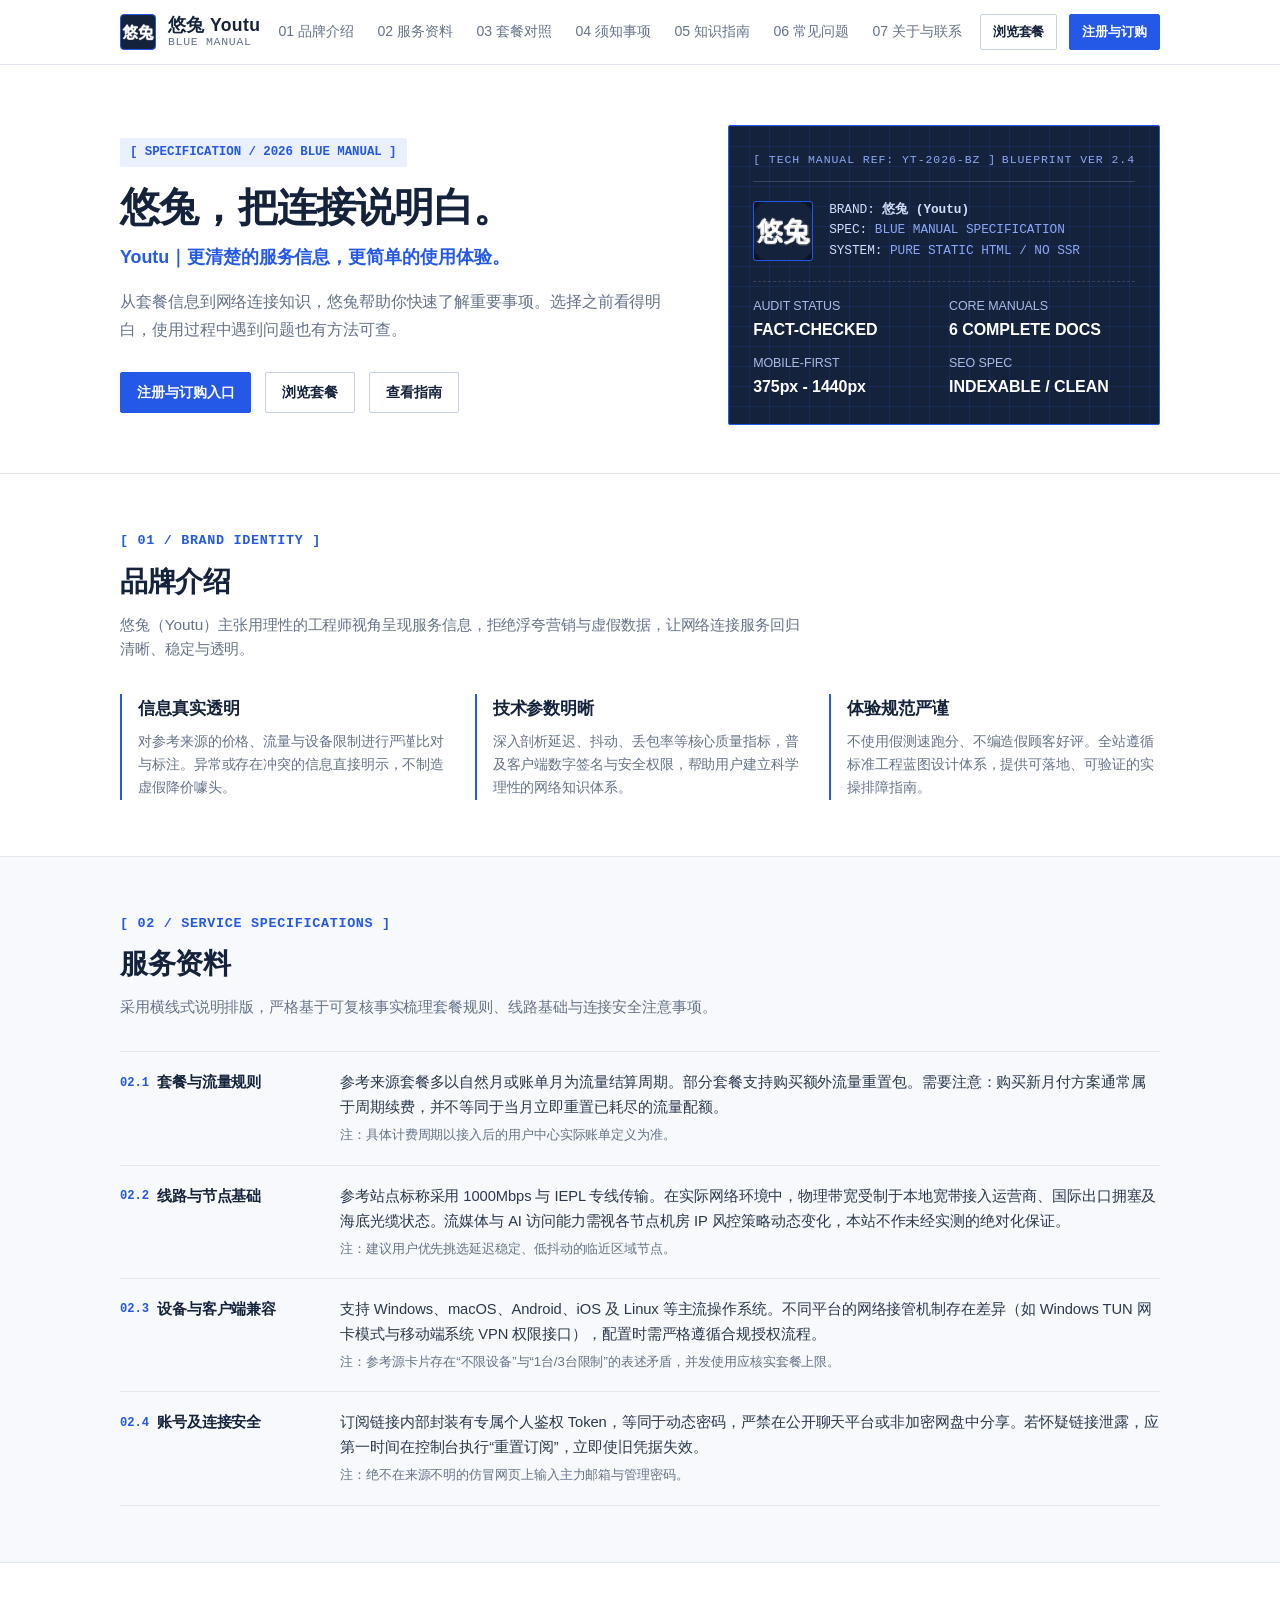
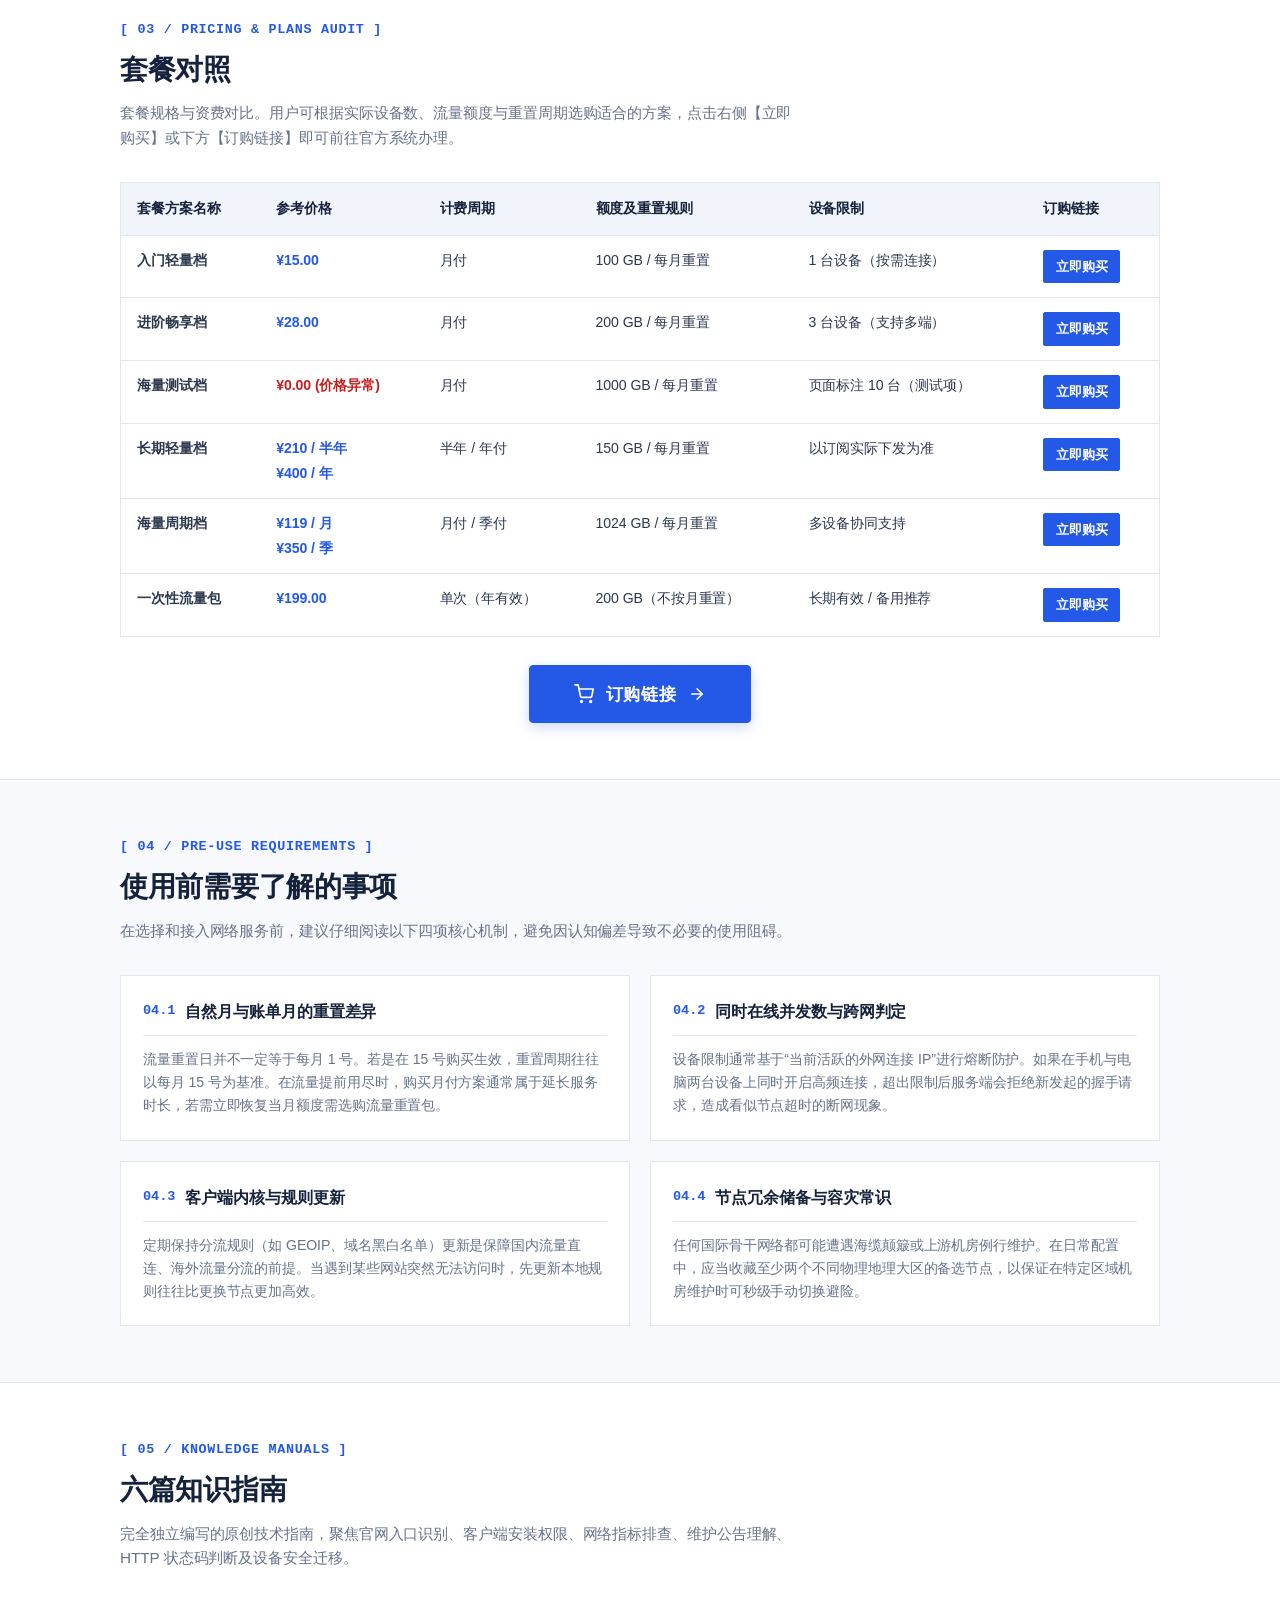
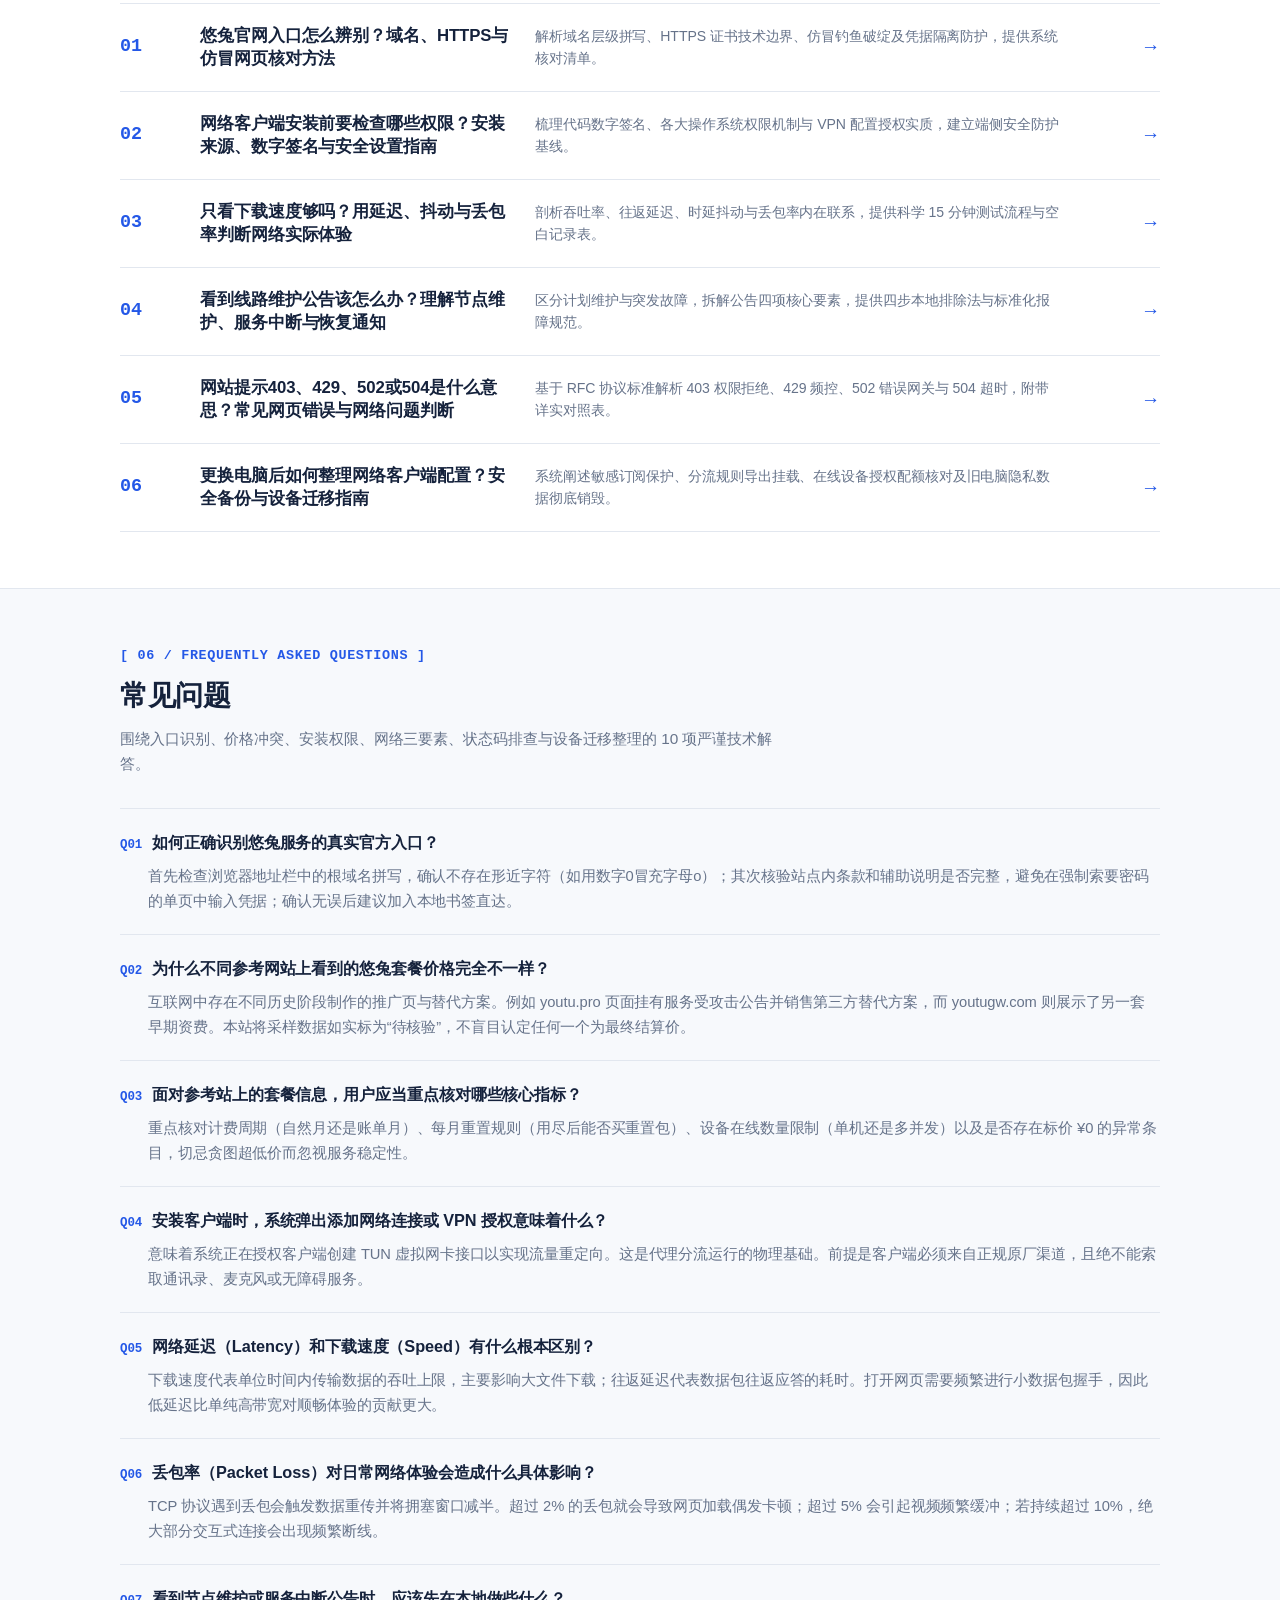
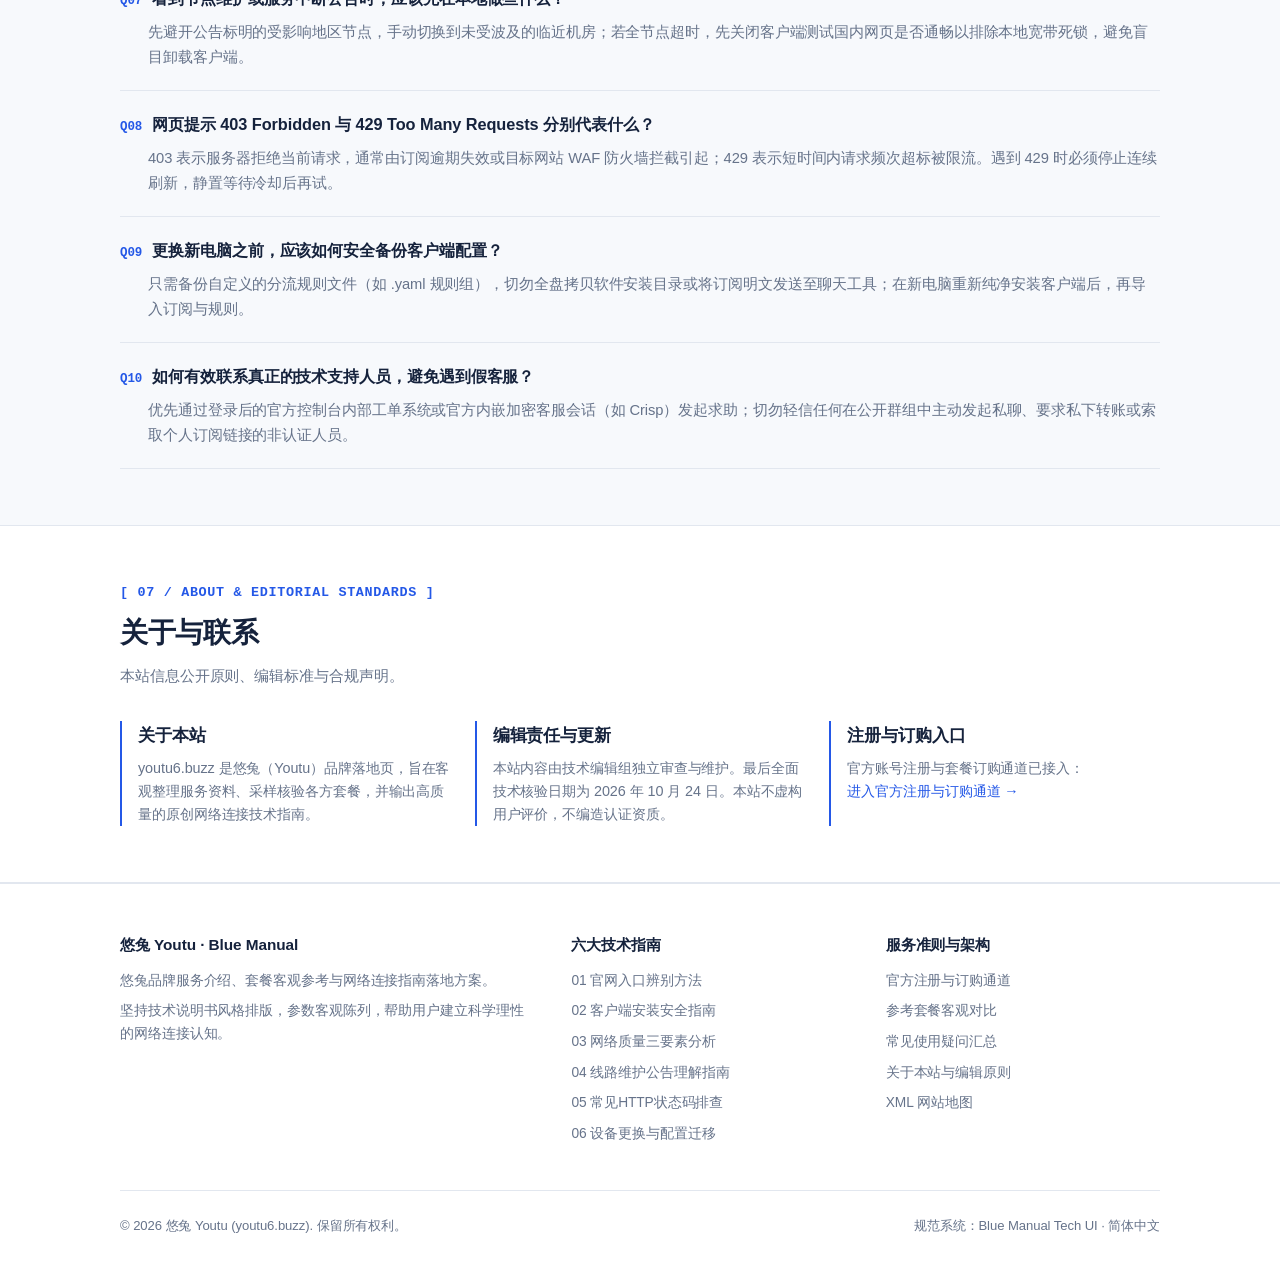
<file: index.html>
<!DOCTYPE html>
<html lang="zh-CN">
<head>
  <meta charset="UTF-8">
  <meta name="viewport" content="width=device-width, initial-scale=1.0">
  <title>悠兔 Youtu｜套餐参考、网络连接知识与使用指南</title>
  <meta name="description" content="了解悠兔 Youtu 的套餐参考信息、网络使用与客户端安全知识，学习官网入口辨别、网络质量判断、网页错误排查及设备迁移方法。">
  <meta name="keywords" content="悠兔, Youtu, 悠兔官网, 悠兔机场, 悠兔套餐, 悠兔节点, 悠兔客户端, 网络连接指南, 节点测速知识, 客户端安全">
  <link rel="canonical" href="https://youtu6.buzz/">
  <link rel="icon" type="image/x-icon" href="./favicon.ico">
  <link rel="icon" type="image/png" href="./favicon.png">
  <link rel="stylesheet" href="./assets/css/style.css">

  <!-- Open Graph -->
  <meta property="og:type" content="website">
  <meta property="og:locale" content="zh_CN">
  <meta property="og:site_name" content="悠兔 Youtu">
  <meta property="og:title" content="悠兔 Youtu｜套餐参考、网络连接知识与使用指南">
  <meta property="og:description" content="了解悠兔 Youtu 的套餐参考信息、网络使用与客户端安全知识，学习官网入口辨别、网络质量判断、网页错误排查及设备迁移方法。">
  <meta property="og:url" content="https://youtu6.buzz/">
  <meta property="og:image" content="https://youtu6.buzz/assets/images/logo.png">

  <!-- JSON-LD 结构化数据 -->
  <script type="application/ld+json">
  {
    "@context": "https://schema.org",
    "@graph": [
      {
        "@type": "WebSite",
        "@id": "https://youtu6.buzz/#website",
        "url": "https://youtu6.buzz/",
        "name": "悠兔 Youtu",
        "description": "悠兔品牌服务介绍、套餐客观参考与网络连接指南落地方案",
        "inLanguage": "zh-CN",
        "publisher": {
          "@type": "Organization",
          "name": "悠兔",
          "url": "https://youtu6.buzz/",
          "logo": {
            "@type": "ImageObject",
            "url": "https://youtu6.buzz/assets/images/logo.png"
          }
        }
      },
      {
        "@type": "Organization",
        "@id": "https://youtu6.buzz/#organization",
        "name": "悠兔",
        "alternateName": "Youtu",
        "url": "https://youtu6.buzz/",
        "logo": "https://youtu6.buzz/assets/images/logo.png"
      },
      {
        "@type": "WebPage",
        "@id": "https://youtu6.buzz/#webpage",
        "url": "https://youtu6.buzz/",
        "name": "悠兔 Youtu｜套餐参考、网络连接知识与使用指南",
        "description": "了解悠兔 Youtu 的套餐参考信息、网络使用与客户端安全知识，学习官网入口辨别、网络质量判断、网页错误排查及设备迁移方法。",
        "isPartOf": {
          "@id": "https://youtu6.buzz/#website"
        },
        "about": {
          "@id": "https://youtu6.buzz/#organization"
        },
        "inLanguage": "zh-CN"
      },
      {
        "@type": "FAQPage",
        "@id": "https://youtu6.buzz/#faq",
        "mainEntity": [
          {
            "@type": "Question",
            "name": "如何正确识别悠兔服务的真实官方入口？",
            "acceptedAnswer": {
              "@type": "Answer",
              "text": "首先检查浏览器地址栏中的根域名拼写，确认不存在形近字符（如用数字0冒充字母o）；其次核验站点内条款和辅助说明是否完整，避免在强制索要密码的单页中输入凭据；确认无误后建议加入本地书签直达。"
            }
          },
          {
            "@type": "Question",
            "name": "为什么不同参考网站上看到的悠兔套餐价格完全不一样？",
            "acceptedAnswer": {
              "@type": "Answer",
              "text": "互联网中存在不同历史阶段制作的推广页与替代方案。例如 youtu.pro 页面挂有服务受攻击公告并销售第三方替代方案，而 youtugw.com 则展示了另一套早期资费。本站将采样数据如实标为“待核验”，不盲目认定任何一个为最终结算价。"
            }
          },
          {
            "@type": "Question",
            "name": "面对参考站上的套餐信息，用户应当重点核对哪些核心指标？",
            "acceptedAnswer": {
              "@type": "Answer",
              "text": "重点核对计费周期（自然月还是账单月）、每月重置规则（用尽后能否买重置包）、设备在线数量限制（单机还是多并发）以及是否存在标价 ¥0 的异常条目，切忌贪图超低价而忽视服务稳定性。"
            }
          },
          {
            "@type": "Question",
            "name": "安装客户端时，系统弹出添加网络连接或 VPN 授权意味着什么？",
            "acceptedAnswer": {
              "@type": "Answer",
              "text": "意味着系统正在授权客户端创建 TUN 虚拟网卡接口以实现流量重定向。这是代理分流运行的物理基础。前提是客户端必须来自正规原厂渠道，且绝不能索取通讯录、麦克风或无障碍服务。"
            }
          },
          {
            "@type": "Question",
            "name": "网络延迟（Latency）和下载速度（Speed）有什么根本区别？",
            "acceptedAnswer": {
              "@type": "Answer",
              "text": "下载速度代表单位时间内传输数据的吞吐上限，主要影响大文件下载；往返延迟代表数据包往返应答的耗时。打开网页需要频繁进行小数据包握手，因此低延迟比单纯高带宽对顺畅体验的贡献更大。"
            }
          },
          {
            "@type": "Question",
            "name": "丢包率（Packet Loss）对日常网络体验会造成什么具体影响？",
            "acceptedAnswer": {
              "@type": "Answer",
              "text": "TCP 协议遇到丢包会触发数据重传并将拥塞窗口减半。超过 2% 的丢包就会导致网页加载偶发卡顿；超过 5% 会引起视频频繁缓冲；若持续超过 10%，绝大部分交互式连接会出现频繁断线。"
            }
          },
          {
            "@type": "Question",
            "name": "看到节点维护或服务中断公告时，应该先在本地做些什么？",
            "acceptedAnswer": {
              "@type": "Answer",
              "text": "先避开公告标明的受影响地区节点，手动切换到未受波及的临近机房；若全节点超时，先关闭客户端测试国内网页是否通畅以排除本地宽带死锁，避免盲目卸载客户端。"
            }
          },
          {
            "@type": "Question",
            "name": "网页提示 403 Forbidden 与 429 Too Many Requests 分别代表什么？",
            "acceptedAnswer": {
              "@type": "Answer",
              "text": "403 表示服务器拒绝当前请求，通常由订阅逾期失效或目标网站 WAF 防火墙拦截引起；429 表示短时间内请求频次超标被限流。遇到 429 时必须停止连续刷新，静置等待冷却后再试。"
            }
          },
          {
            "@type": "Question",
            "name": "更换新电脑之前，应该如何安全备份客户端配置？",
            "acceptedAnswer": {
              "@type": "Answer",
              "text": "只需备份自定义的分流规则文件（如 .yaml 规则组），切勿全盘拷贝软件安装目录或将订阅明文发送至聊天工具；在新电脑重新纯净安装客户端后，再导入订阅与规则。"
            }
          },
          {
            "@type": "Question",
            "name": "如何有效联系真正的技术支持人员，避免遇到假客服？",
            "acceptedAnswer": {
              "@type": "Answer",
              "text": "优先通过登录后的官方控制台内部工单系统或官方内嵌加密客服会话（如 Crisp）发起求助；切勿轻信任何在公开群组中主动发起私聊、要求私下转账或索取个人订阅链接的非认证人员。"
            }
          }
        ]
      }
    ]
  }
  </script>
</head>
<body>
  <!-- 顶部导航 -->
  <header class="site-header">
    <div class="manual-container header-inner">
      <a href="./index.html" class="brand-anchor" aria-label="悠兔首页">
        <div class="brand-logo-frame">
          <img src="./assets/images/logo.png" alt="悠兔方形标识" width="36" height="36">
        </div>
        <div class="brand-naming">
          <span class="brand-naming-main">悠兔 Youtu</span>
          <span class="brand-naming-sub">Blue Manual</span>
        </div>
      </a>
      <nav class="header-nav" aria-label="全站主导航">
        <a href="#brand">01 品牌介绍</a>
        <a href="#services">02 服务资料</a>
        <a href="#plans">03 套餐对照</a>
        <a href="#notices">04 须知事项</a>
        <a href="#articles">05 知识指南</a>
        <a href="#faq">06 常见问题</a>
        <a href="#about">07 关于与联系</a>
      </nav>
      <div class="header-actions">
        <a href="#plans" class="btn btn-outline btn-sm">浏览套餐</a>
        <a href="https://varnexa.lingdongaff.com/#/?code=HHoxxHGa" target="_blank" rel="sponsored noopener noreferrer" class="btn btn-primary btn-sm" data-action="register">注册与订购</a>
      </div>
    </div>
  </header>

  <!-- 首页首屏 Hero -->
  <section class="hero-section">
    <div class="manual-container hero-grid">
      <div class="hero-text-block">
        <div class="hero-meta-tag">[ SPECIFICATION / 2026 BLUE MANUAL ]</div>
        <h1 class="hero-title">悠兔，把连接说明白。</h1>
        <div class="hero-subtitle">Youtu｜更清楚的服务信息，更简单的使用体验。</div>
        <p class="hero-intro">
          从套餐信息到网络连接知识，悠兔帮助你快速了解重要事项。选择之前看得明白，使用过程中遇到问题也有方法可查。
        </p>
        <div class="hero-buttons">
          <a href="https://varnexa.lingdongaff.com/#/?code=HHoxxHGa" target="_blank" rel="sponsored noopener noreferrer" class="btn btn-primary" data-action="register">注册与订购入口</a>
          <a href="#plans" class="btn btn-outline">浏览套餐</a>
          <a href="#articles" class="btn btn-outline">查看指南</a>
        </div>
      </div>

      <!-- 右侧品牌 Logo 延伸的极简几何蓝图 -->
      <div class="hero-blueprint-panel">
        <div class="blueprint-grid-overlay"></div>
        <div class="blueprint-header">
          <span class="blueprint-code">[ TECH MANUAL REF: YT-2026-BZ ]</span>
          <span class="blueprint-code">BLUEPRINT VER 2.4</span>
        </div>
        <div class="blueprint-core">
          <div class="blueprint-logo-box">
            <img src="./assets/images/logo.png" alt="悠兔深色背景蓝色方形标识" width="60" height="60">
          </div>
          <div class="blueprint-specs">
            <div>BRAND: <strong>悠兔 (Youtu)</strong></div>
            <div>SPEC: <span>BLUE MANUAL SPECIFICATION</span></div>
            <div>SYSTEM: <span>PURE STATIC HTML / NO SSR</span></div>
          </div>
        </div>
        <div class="blueprint-spec-rows">
          <div class="blueprint-stat-item">
            <span>AUDIT STATUS</span>
            <strong>FACT-CHECKED</strong>
          </div>
          <div class="blueprint-stat-item">
            <span>CORE MANUALS</span>
            <strong>6 COMPLETE DOCS</strong>
          </div>
          <div class="blueprint-stat-item">
            <span>MOBILE-FIRST</span>
            <strong>375px - 1440px</strong>
          </div>
          <div class="blueprint-stat-item">
            <span>SEO SPEC</span>
            <strong>INDEXABLE / CLEAN</strong>
          </div>
        </div>
      </div>
    </div>
  </section>

  <!-- 01 品牌介绍 -->
  <section id="brand" class="section-wrap bg-white">
    <div class="manual-container">
      <div class="section-header-block">
        <span class="section-number">[ 01 / BRAND IDENTITY ]</span>
        <h2 class="section-title">品牌介绍</h2>
        <p class="section-desc">
          悠兔（Youtu）主张用理性的工程师视角呈现服务信息，拒绝浮夸营销与虚假数据，让网络连接服务回归清晰、稳定与透明。
        </p>
      </div>

      <div class="blueprint-intro-strip">
        <div class="intro-item">
          <h3>信息真实透明</h3>
          <p>
            对参考来源的价格、流量与设备限制进行严谨比对与标注。异常或存在冲突的信息直接明示，不制造虚假降价噱头。
          </p>
        </div>
        <div class="intro-item">
          <h3>技术参数明晰</h3>
          <p>
            深入剖析延迟、抖动、丢包率等核心质量指标，普及客户端数字签名与安全权限，帮助用户建立科学理性的网络知识体系。
          </p>
        </div>
        <div class="intro-item">
          <h3>体验规范严谨</h3>
          <p>
            不使用假测速跑分、不编造假顾客好评。全站遵循标准工程蓝图设计体系，提供可落地、可验证的实操排障指南。
          </p>
        </div>
      </div>
    </div>
  </section>

  <!-- 02 服务资料区（横线式说明） -->
  <section id="services" class="section-wrap">
    <div class="manual-container">
      <div class="section-header-block">
        <span class="section-number">[ 02 / SERVICE SPECIFICATIONS ]</span>
        <h2 class="section-title">服务资料</h2>
        <p class="section-desc">
          采用横线式说明排版，严格基于可复核事实梳理套餐规则、线路基础与连接安全注意事项。
        </p>
      </div>

      <div class="manual-spec-list">
        <div class="manual-spec-row">
          <div class="spec-label">
            <span class="spec-label-idx">02.1</span>
            <span>套餐与流量规则</span>
          </div>
          <div class="spec-content">
            参考来源套餐多以自然月或账单月为流量结算周期。部分套餐支持购买额外流量重置包。需要注意：购买新月付方案通常属于周期续费，并不等同于当月立即重置已耗尽的流量配额。
            <div class="spec-note">注：具体计费周期以接入后的用户中心实际账单定义为准。</div>
          </div>
        </div>

        <div class="manual-spec-row">
          <div class="spec-label">
            <span class="spec-label-idx">02.2</span>
            <span>线路与节点基础</span>
          </div>
          <div class="spec-content">
            参考站点标称采用 1000Mbps 与 IEPL 专线传输。在实际网络环境中，物理带宽受制于本地宽带接入运营商、国际出口拥塞及海底光缆状态。流媒体与 AI 访问能力需视各节点机房 IP 风控策略动态变化，本站不作未经实测的绝对化保证。
            <div class="spec-note">注：建议用户优先挑选延迟稳定、低抖动的临近区域节点。</div>
          </div>
        </div>

        <div class="manual-spec-row">
          <div class="spec-label">
            <span class="spec-label-idx">02.3</span>
            <span>设备与客户端兼容</span>
          </div>
          <div class="spec-content">
            支持 Windows、macOS、Android、iOS 及 Linux 等主流操作系统。不同平台的网络接管机制存在差异（如 Windows TUN 网卡模式与移动端系统 VPN 权限接口），配置时需严格遵循合规授权流程。
            <div class="spec-note">注：参考源卡片存在“不限设备”与“1台/3台限制”的表述矛盾，并发使用应核实套餐上限。</div>
          </div>
        </div>

        <div class="manual-spec-row">
          <div class="spec-label">
            <span class="spec-label-idx">02.4</span>
            <span>账号及连接安全</span>
          </div>
          <div class="spec-content">
            订阅链接内部封装有专属个人鉴权 Token，等同于动态密码，严禁在公开聊天平台或非加密网盘中分享。若怀疑链接泄露，应第一时间在控制台执行“重置订阅”，立即使旧凭据失效。
            <div class="spec-note">注：绝不在来源不明的仿冒网页上输入主力邮箱与管理密码。</div>
          </div>
        </div>
      </div>
    </div>
  </section>

  <!-- 03 套餐对照 -->
  <section id="plans" class="section-wrap bg-white">
    <div class="manual-container">
      <div class="section-header-block">
        <span class="section-number">[ 03 / PRICING & PLANS AUDIT ]</span>
        <h2 class="section-title">套餐对照</h2>
        <p class="section-desc">
          套餐规格与资费对比。用户可根据实际设备数、流量额度与重置周期选购适合的方案，点击右侧【立即购买】或下方【订购链接】即可前往官方系统办理。
        </p>
      </div>

      <div class="table-responsive">
        <table class="manual-table">
          <thead>
            <tr>
              <th>套餐方案名称</th>
              <th>参考价格</th>
              <th>计费周期</th>
              <th>额度及重置规则</th>
              <th>设备限制</th>
              <th>订购链接</th>
            </tr>
          </thead>
          <tbody>
            <tr>
              <td><strong>入门轻量档</strong></td>
              <td><span class="price-text">¥15.00</span></td>
              <td>月付</td>
              <td>100 GB / 每月重置</td>
              <td>1 台设备（按需连接）</td>
              <td><a href="https://varnexa.lingdongaff.com/#/?code=HHoxxHGa" target="_blank" rel="sponsored noopener noreferrer" class="btn btn-primary btn-sm" data-action="subscribe">立即购买</a></td>
            </tr>
            <tr>
              <td><strong>进阶畅享档</strong></td>
              <td><span class="price-text">¥28.00</span></td>
              <td>月付</td>
              <td>200 GB / 每月重置</td>
              <td>3 台设备（支持多端）</td>
              <td><a href="https://varnexa.lingdongaff.com/#/?code=HHoxxHGa" target="_blank" rel="sponsored noopener noreferrer" class="btn btn-primary btn-sm" data-action="subscribe">立即购买</a></td>
            </tr>
            <tr>
              <td><strong>海量测试档</strong></td>
              <td><span class="price-text price-anomaly">¥0.00 (价格异常)</span></td>
              <td>月付</td>
              <td>1000 GB / 每月重置</td>
              <td>页面标注 10 台（测试项）</td>
              <td><a href="https://varnexa.lingdongaff.com/#/?code=HHoxxHGa" target="_blank" rel="sponsored noopener noreferrer" class="btn btn-primary btn-sm" data-action="subscribe">立即购买</a></td>
            </tr>
            <tr>
              <td><strong>长期轻量档</strong></td>
              <td>
                <div class="price-text">¥210 / 半年</div>
                <div class="price-text price-sub-row">¥400 / 年</div>
              </td>
              <td>半年 / 年付</td>
              <td>150 GB / 每月重置</td>
              <td>以订阅实际下发为准</td>
              <td><a href="https://varnexa.lingdongaff.com/#/?code=HHoxxHGa" target="_blank" rel="sponsored noopener noreferrer" class="btn btn-primary btn-sm" data-action="subscribe">立即购买</a></td>
            </tr>
            <tr>
              <td><strong>海量周期档</strong></td>
              <td>
                <div class="price-text">¥119 / 月</div>
                <div class="price-text price-sub-row">¥350 / 季</div>
              </td>
              <td>月付 / 季付</td>
              <td>1024 GB / 每月重置</td>
              <td>多设备协同支持</td>
              <td><a href="https://varnexa.lingdongaff.com/#/?code=HHoxxHGa" target="_blank" rel="sponsored noopener noreferrer" class="btn btn-primary btn-sm" data-action="subscribe">立即购买</a></td>
            </tr>
            <tr>
              <td><strong>一次性流量包</strong></td>
              <td><span class="price-text">¥199.00</span></td>
              <td>单次（年有效）</td>
              <td>200 GB（不按月重置）</td>
              <td>长期有效 / 备用推荐</td>
              <td><a href="https://varnexa.lingdongaff.com/#/?code=HHoxxHGa" target="_blank" rel="sponsored noopener noreferrer" class="btn btn-primary btn-sm" data-action="subscribe">立即购买</a></td>
            </tr>
          </tbody>
        </table>
      </div>

      <!-- 订购链接专属图标与通道（依用户图示定制） -->
      <div class="table-order-action">
        <a href="https://varnexa.lingdongaff.com/#/?code=HHoxxHGa" target="_blank" rel="sponsored noopener noreferrer" class="order-link-icon-btn" data-action="subscribe">
          <svg class="order-icon-svg" viewBox="0 0 24 24" fill="none" stroke="currentColor" stroke-width="2" stroke-linecap="round" stroke-linejoin="round" aria-hidden="true">
            <circle cx="9" cy="21" r="1"></circle>
            <circle cx="20" cy="21" r="1"></circle>
            <path d="M1 1h4l2.68 13.39a2 2 0 0 0 2 1.61h9.72a2 2 0 0 0 2-1.61L23 6H6"></path>
          </svg>
          <span>订购链接</span>
          <svg class="order-arrow-svg" viewBox="0 0 24 24" fill="none" stroke="currentColor" stroke-width="2" stroke-linecap="round" stroke-linejoin="round" aria-hidden="true">
            <line x1="5" y1="12" x2="19" y2="12"></line>
            <polyline points="12 5 19 12 12 19"></polyline>
          </svg>
        </a>
      </div>
    </div>
  </section>

  <!-- 04 使用前需要了解的事项 -->
  <section id="notices" class="section-wrap">
    <div class="manual-container">
      <div class="section-header-block">
        <span class="section-number">[ 04 / PRE-USE REQUIREMENTS ]</span>
        <h2 class="section-title">使用前需要了解的事项</h2>
        <p class="section-desc">
          在选择和接入网络服务前，建议仔细阅读以下四项核心机制，避免因认知偏差导致不必要的使用阻碍。
        </p>
      </div>

      <div class="notices-grid">
        <div class="notice-card">
          <div class="notice-card-header">
            <span class="notice-card-idx">04.1</span>
            <h3 class="notice-card-title">自然月与账单月的重置差异</h3>
          </div>
          <p class="notice-card-body">
            流量重置日并不一定等于每月 1 号。若是在 15 号购买生效，重置周期往往以每月 15 号为基准。在流量提前用尽时，购买月付方案通常属于延长服务时长，若需立即恢复当月额度需选购流量重置包。
          </p>
        </div>

        <div class="notice-card">
          <div class="notice-card-header">
            <span class="notice-card-idx">04.2</span>
            <h3 class="notice-card-title">同时在线并发数与跨网判定</h3>
          </div>
          <p class="notice-card-body">
            设备限制通常基于“当前活跃的外网连接 IP”进行熔断防护。如果在手机与电脑两台设备上同时开启高频连接，超出限制后服务端会拒绝新发起的握手请求，造成看似节点超时的断网现象。
          </p>
        </div>

        <div class="notice-card">
          <div class="notice-card-header">
            <span class="notice-card-idx">04.3</span>
            <h3 class="notice-card-title">客户端内核与规则更新</h3>
          </div>
          <p class="notice-card-body">
            定期保持分流规则（如 GEOIP、域名黑白名单）更新是保障国内流量直连、海外流量分流的前提。当遇到某些网站突然无法访问时，先更新本地规则往往比更换节点更加高效。
          </p>
        </div>

        <div class="notice-card">
          <div class="notice-card-header">
            <span class="notice-card-idx">04.4</span>
            <h3 class="notice-card-title">节点冗余储备与容灾常识</h3>
          </div>
          <p class="notice-card-body">
            任何国际骨干网络都可能遭遇海缆颠簸或上游机房例行维护。在日常配置中，应当收藏至少两个不同物理地理大区的备选节点，以保证在特定区域机房维护时可秒级手动切换避险。
          </p>
        </div>
      </div>
    </div>
  </section>

  <!-- 05 六篇知识指南（有编号的横线列表） -->
  <section id="articles" class="section-wrap bg-white">
    <div class="manual-container">
      <div class="section-header-block">
        <span class="section-number">[ 05 / KNOWLEDGE MANUALS ]</span>
        <h2 class="section-title">六篇知识指南</h2>
        <p class="section-desc">
          完全独立编写的原创技术指南，聚焦官网入口识别、客户端安装权限、网络指标排查、维护公告理解、HTTP 状态码判断及设备安全迁移。
        </p>
      </div>

      <div class="articles-line-list">
        <a href="./articles/youtu-website-authenticity.html" class="article-line-item">
          <span class="article-line-num">01</span>
          <h3 class="article-line-title">悠兔官网入口怎么辨别？域名、HTTPS与仿冒网页核对方法</h3>
          <p class="article-line-desc">
            解析域名层级拼写、HTTPS 证书技术边界、仿冒钓鱼破绽及凭据隔离防护，提供系统核对清单。
          </p>
          <span class="article-line-arrow">&rarr;</span>
        </a>

        <a href="./articles/client-installation-safety.html" class="article-line-item">
          <span class="article-line-num">02</span>
          <h3 class="article-line-title">网络客户端安装前要检查哪些权限？安装来源、数字签名与安全设置指南</h3>
          <p class="article-line-desc">
            梳理代码数字签名、各大操作系统权限机制与 VPN 配置授权实质，建立端侧安全防护基线。
          </p>
          <span class="article-line-arrow">&rarr;</span>
        </a>

        <a href="./articles/latency-jitter-packet-loss.html" class="article-line-item">
          <span class="article-line-num">03</span>
          <h3 class="article-line-title">只看下载速度够吗？用延迟、抖动与丢包率判断网络实际体验</h3>
          <p class="article-line-desc">
            剖析吞吐率、往返延迟、时延抖动与丢包率内在联系，提供科学 15 分钟测试流程与空白记录表。
          </p>
          <span class="article-line-arrow">&rarr;</span>
        </a>

        <a href="./articles/network-maintenance-notices.html" class="article-line-item">
          <span class="article-line-num">04</span>
          <h3 class="article-line-title">看到线路维护公告该怎么办？理解节点维护、服务中断与恢复通知</h3>
          <p class="article-line-desc">
            区分计划维护与突发故障，拆解公告四项核心要素，提供四步本地排除法与标准化报障规范。
          </p>
          <span class="article-line-arrow">&rarr;</span>
        </a>

        <a href="./articles/http-error-status-guide.html" class="article-line-item">
          <span class="article-line-num">05</span>
          <h3 class="article-line-title">网站提示403、429、502或504是什么意思？常见网页错误与网络问题判断</h3>
          <p class="article-line-desc">
            基于 RFC 协议标准解析 403 权限拒绝、429 频控、502 错误网关与 504 超时，附带详实对照表。
          </p>
          <span class="article-line-arrow">&rarr;</span>
        </a>

        <a href="./articles/client-device-migration.html" class="article-line-item">
          <span class="article-line-num">06</span>
          <h3 class="article-line-title">更换电脑后如何整理网络客户端配置？安全备份与设备迁移指南</h3>
          <p class="article-line-desc">
            系统阐述敏感订阅保护、分流规则导出挂载、在线设备授权配额核对及旧电脑隐私数据彻底销毁。
          </p>
          <span class="article-line-arrow">&rarr;</span>
        </a>
      </div>
    </div>
  </section>

  <!-- 06 常见问题 FAQ（至少10个真实问题） -->
  <section id="faq" class="section-wrap">
    <div class="manual-container">
      <div class="section-header-block">
        <span class="section-number">[ 06 / FREQUENTLY ASKED QUESTIONS ]</span>
        <h2 class="section-title">常见问题</h2>
        <p class="section-desc">
          围绕入口识别、价格冲突、安装权限、网络三要素、状态码排查与设备迁移整理的 10 项严谨技术解答。
        </p>
      </div>

      <div class="faq-list">
        <div class="faq-item">
          <div class="faq-q">
            <span class="faq-tag">Q01</span>
            <span>如何正确识别悠兔服务的真实官方入口？</span>
          </div>
          <div class="faq-a">
            首先检查浏览器地址栏中的根域名拼写，确认不存在形近字符（如用数字0冒充字母o）；其次核验站点内条款和辅助说明是否完整，避免在强制索要密码的单页中输入凭据；确认无误后建议加入本地书签直达。
          </div>
        </div>

        <div class="faq-item">
          <div class="faq-q">
            <span class="faq-tag">Q02</span>
            <span>为什么不同参考网站上看到的悠兔套餐价格完全不一样？</span>
          </div>
          <div class="faq-a">
            互联网中存在不同历史阶段制作的推广页与替代方案。例如 youtu.pro 页面挂有服务受攻击公告并销售第三方替代方案，而 youtugw.com 则展示了另一套早期资费。本站将采样数据如实标为“待核验”，不盲目认定任何一个为最终结算价。
          </div>
        </div>

        <div class="faq-item">
          <div class="faq-q">
            <span class="faq-tag">Q03</span>
            <span>面对参考站上的套餐信息，用户应当重点核对哪些核心指标？</span>
          </div>
          <div class="faq-a">
            重点核对计费周期（自然月还是账单月）、每月重置规则（用尽后能否买重置包）、设备在线数量限制（单机还是多并发）以及是否存在标价 ¥0 的异常条目，切忌贪图超低价而忽视服务稳定性。
          </div>
        </div>

        <div class="faq-item">
          <div class="faq-q">
            <span class="faq-tag">Q04</span>
            <span>安装客户端时，系统弹出添加网络连接或 VPN 授权意味着什么？</span>
          </div>
          <div class="faq-a">
            意味着系统正在授权客户端创建 TUN 虚拟网卡接口以实现流量重定向。这是代理分流运行的物理基础。前提是客户端必须来自正规原厂渠道，且绝不能索取通讯录、麦克风或无障碍服务。
          </div>
        </div>

        <div class="faq-item">
          <div class="faq-q">
            <span class="faq-tag">Q05</span>
            <span>网络延迟（Latency）和下载速度（Speed）有什么根本区别？</span>
          </div>
          <div class="faq-a">
            下载速度代表单位时间内传输数据的吞吐上限，主要影响大文件下载；往返延迟代表数据包往返应答的耗时。打开网页需要频繁进行小数据包握手，因此低延迟比单纯高带宽对顺畅体验的贡献更大。
          </div>
        </div>

        <div class="faq-item">
          <div class="faq-q">
            <span class="faq-tag">Q06</span>
            <span>丢包率（Packet Loss）对日常网络体验会造成什么具体影响？</span>
          </div>
          <div class="faq-a">
            TCP 协议遇到丢包会触发数据重传并将拥塞窗口减半。超过 2% 的丢包就会导致网页加载偶发卡顿；超过 5% 会引起视频频繁缓冲；若持续超过 10%，绝大部分交互式连接会出现频繁断线。
          </div>
        </div>

        <div class="faq-item">
          <div class="faq-q">
            <span class="faq-tag">Q07</span>
            <span>看到节点维护或服务中断公告时，应该先在本地做些什么？</span>
          </div>
          <div class="faq-a">
            先避开公告标明的受影响地区节点，手动切换到未受波及的临近机房；若全节点超时，先关闭客户端测试国内网页是否通畅以排除本地宽带死锁，避免盲目卸载客户端。
          </div>
        </div>

        <div class="faq-item">
          <div class="faq-q">
            <span class="faq-tag">Q08</span>
            <span>网页提示 403 Forbidden 与 429 Too Many Requests 分别代表什么？</span>
          </div>
          <div class="faq-a">
            403 表示服务器拒绝当前请求，通常由订阅逾期失效或目标网站 WAF 防火墙拦截引起；429 表示短时间内请求频次超标被限流。遇到 429 时必须停止连续刷新，静置等待冷却后再试。
          </div>
        </div>

        <div class="faq-item">
          <div class="faq-q">
            <span class="faq-tag">Q09</span>
            <span>更换新电脑之前，应该如何安全备份客户端配置？</span>
          </div>
          <div class="faq-a">
            只需备份自定义的分流规则文件（如 .yaml 规则组），切勿全盘拷贝软件安装目录或将订阅明文发送至聊天工具；在新电脑重新纯净安装客户端后，再导入订阅与规则。
          </div>
        </div>

        <div class="faq-item">
          <div class="faq-q">
            <span class="faq-tag">Q10</span>
            <span>如何有效联系真正的技术支持人员，避免遇到假客服？</span>
          </div>
          <div class="faq-a">
            优先通过登录后的官方控制台内部工单系统或官方内嵌加密客服会话（如 Crisp）发起求助；切勿轻信任何在公开群组中主动发起私聊、要求私下转账或索取个人订阅链接的非认证人员。
          </div>
        </div>
      </div>
    </div>
  </section>

  <!-- 07 关于与联系 -->
  <section id="about" class="section-wrap bg-white">
    <div class="manual-container">
      <div class="section-header-block">
        <span class="section-number">[ 07 / ABOUT & EDITORIAL STANDARDS ]</span>
        <h2 class="section-title">关于与联系</h2>
        <p class="section-desc">
          本站信息公开原则、编辑标准与合规声明。
        </p>
      </div>

      <div class="blueprint-intro-strip">
        <div class="intro-item">
          <h3>关于本站</h3>
          <p>
            youtu6.buzz 是悠兔（Youtu）品牌落地页，旨在客观整理服务资料、采样核验各方套餐，并输出高质量的原创网络连接技术指南。
          </p>
        </div>
        <div class="intro-item">
          <h3>编辑责任与更新</h3>
          <p>
            本站内容由技术编辑组独立审查与维护。最后全面技术核验日期为 2026 年 10 月 24 日。本站不虚构用户评价，不编造认证资质。
          </p>
        </div>
        <div class="intro-item">
          <h3>注册与订购入口</h3>
          <p>
            官方账号注册与套餐订购通道已接入：<br>
            <a href="https://varnexa.lingdongaff.com/#/?code=HHoxxHGa" target="_blank" rel="sponsored noopener noreferrer" class="blue-link" data-action="register">进入官方注册与订购通道 &rarr;</a>
          </p>
        </div>
      </div>
    </div>
  </section>

  <!-- 全站统一页脚 -->
  <footer class="site-footer">
    <div class="manual-container">
      <div class="footer-top-grid">
        <div class="footer-col">
          <h4>悠兔 Youtu · Blue Manual</h4>
          <p>悠兔品牌服务介绍、套餐客观参考与网络连接指南落地方案。</p>
          <p>坚持技术说明书风格排版，参数客观陈列，帮助用户建立科学理性的网络连接认知。</p>
        </div>
        <div class="footer-col">
          <h4>六大技术指南</h4>
          <ul class="footer-links">
            <li><a href="./articles/youtu-website-authenticity.html">01 官网入口辨别方法</a></li>
            <li><a href="./articles/client-installation-safety.html">02 客户端安装安全指南</a></li>
            <li><a href="./articles/latency-jitter-packet-loss.html">03 网络质量三要素分析</a></li>
            <li><a href="./articles/network-maintenance-notices.html">04 线路维护公告理解指南</a></li>
            <li><a href="./articles/http-error-status-guide.html">05 常见HTTP状态码排查</a></li>
            <li><a href="./articles/client-device-migration.html">06 设备更换与配置迁移</a></li>
          </ul>
        </div>
        <div class="footer-col">
          <h4>服务准则与架构</h4>
          <ul class="footer-links">
            <li><a href="https://varnexa.lingdongaff.com/#/?code=HHoxxHGa" target="_blank" rel="sponsored noopener noreferrer" data-action="register">官方注册与订购通道</a></li>
            <li><a href="#plans">参考套餐客观对比</a></li>
            <li><a href="#faq">常见使用疑问汇总</a></li>
            <li><a href="#about">关于本站与编辑原则</a></li>
            <li><a href="./sitemap.xml">XML 网站地图</a></li>
          </ul>
        </div>
      </div>
      <div class="footer-bottom">
        <span>&copy; 2026 悠兔 Youtu (youtu6.buzz). 保留所有权利。</span>
        <span>规范系统：Blue Manual Tech UI · 简体中文</span>
      </div>
    </div>
  </footer>

  <script src="./config/site.js"></script>
  <script src="./assets/js/main.js"></script>
</body>
</html>
</file>
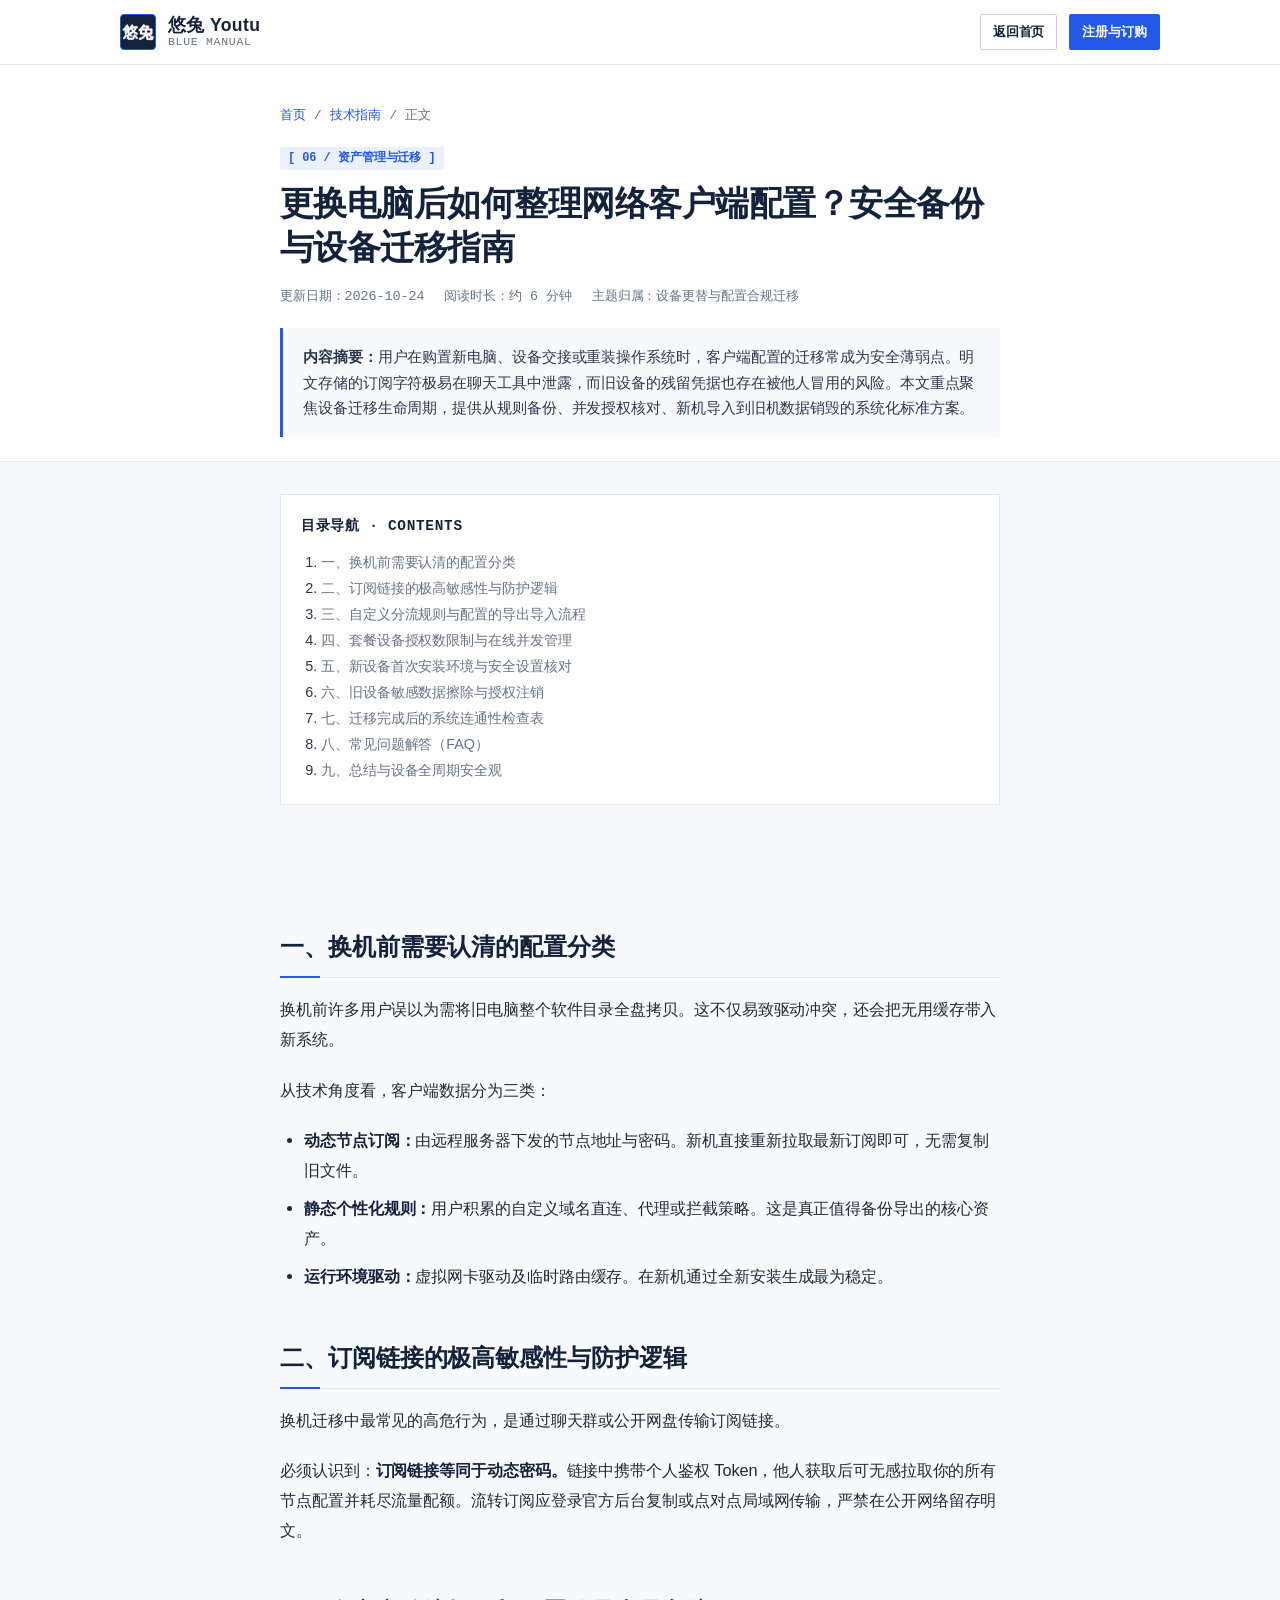
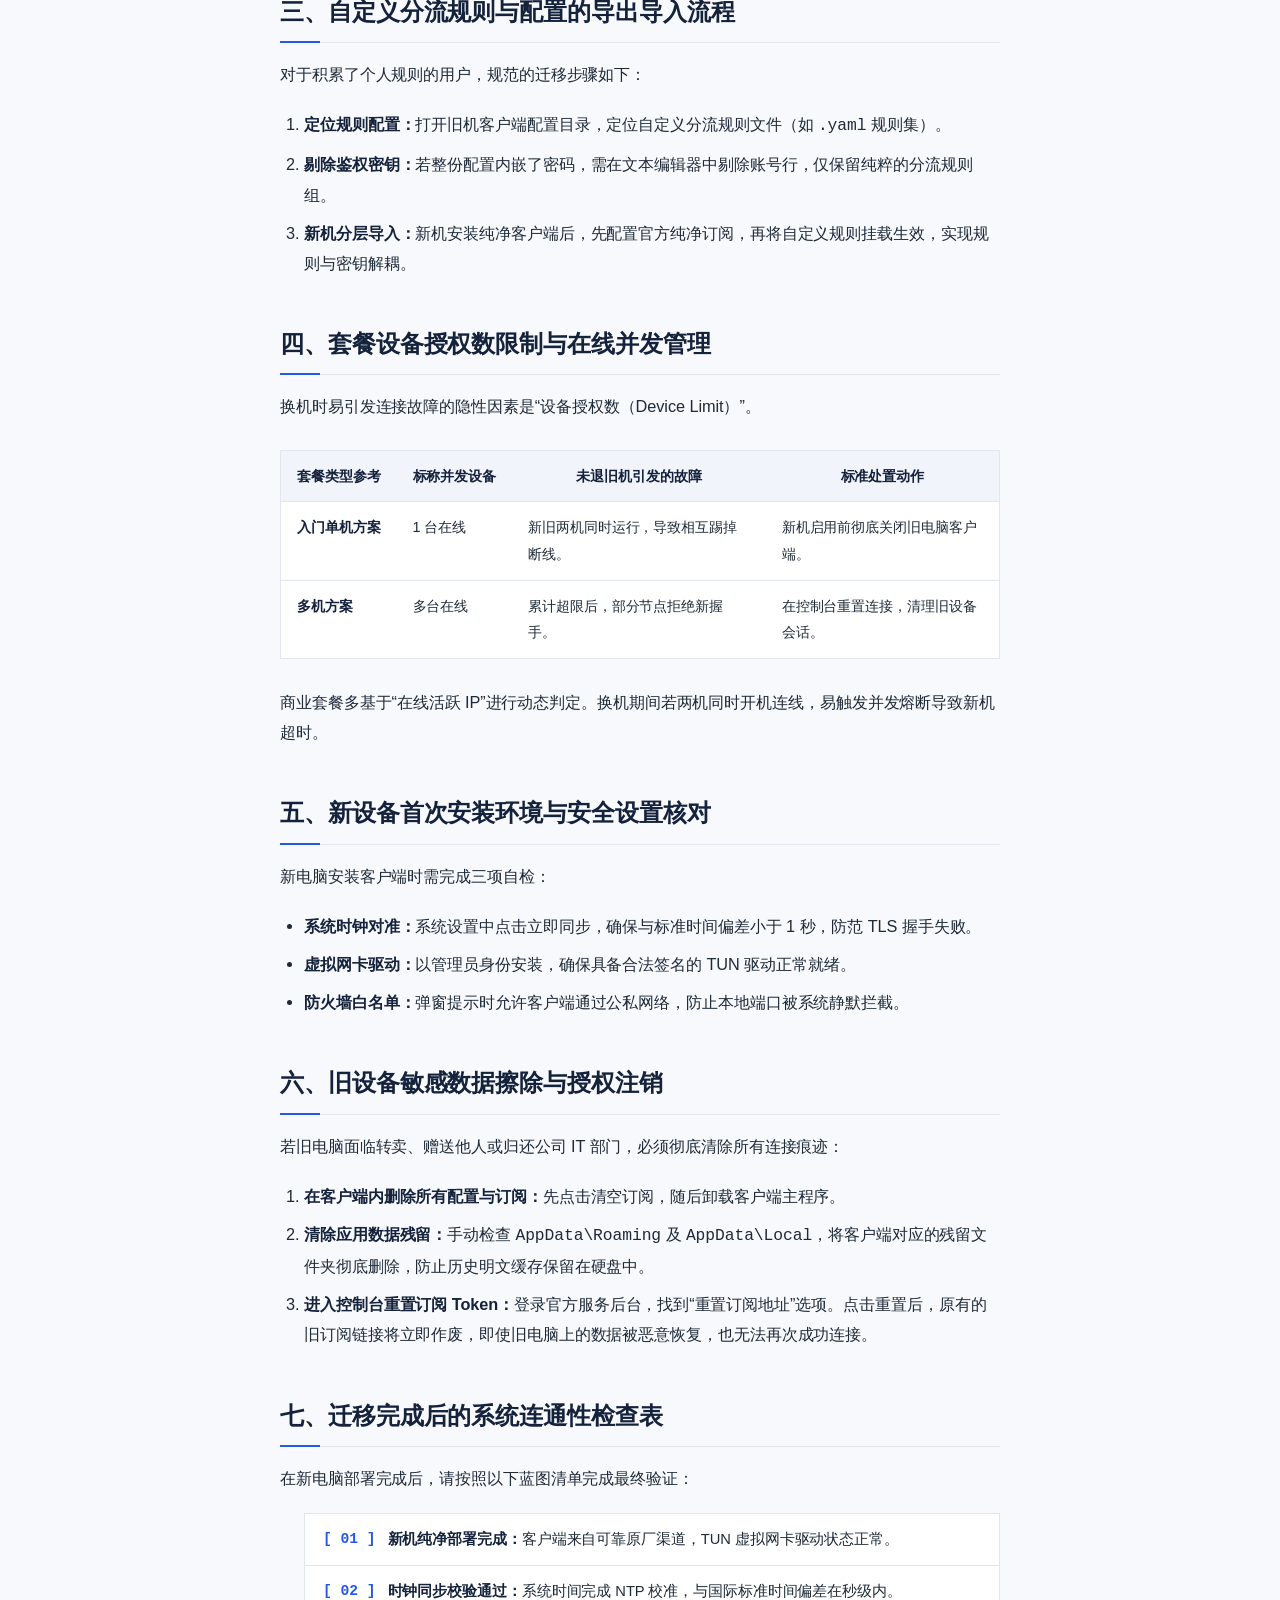
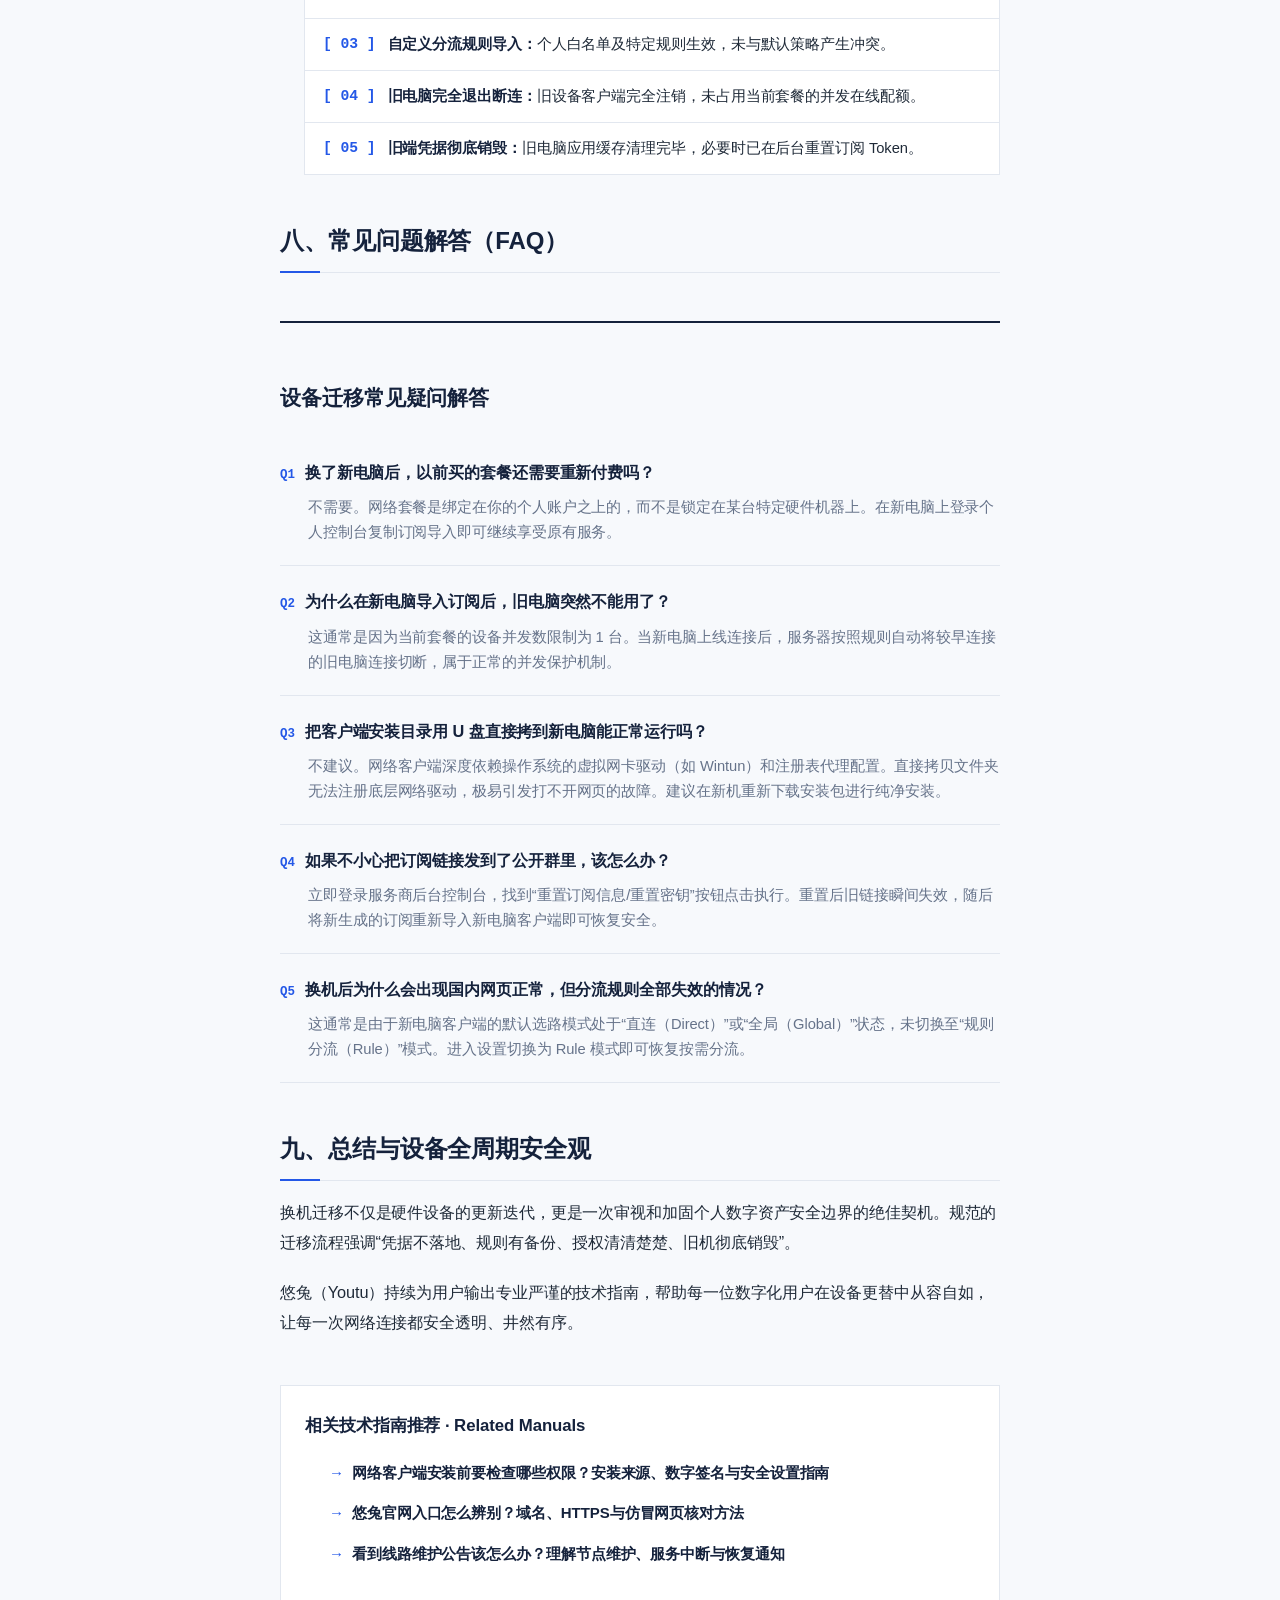
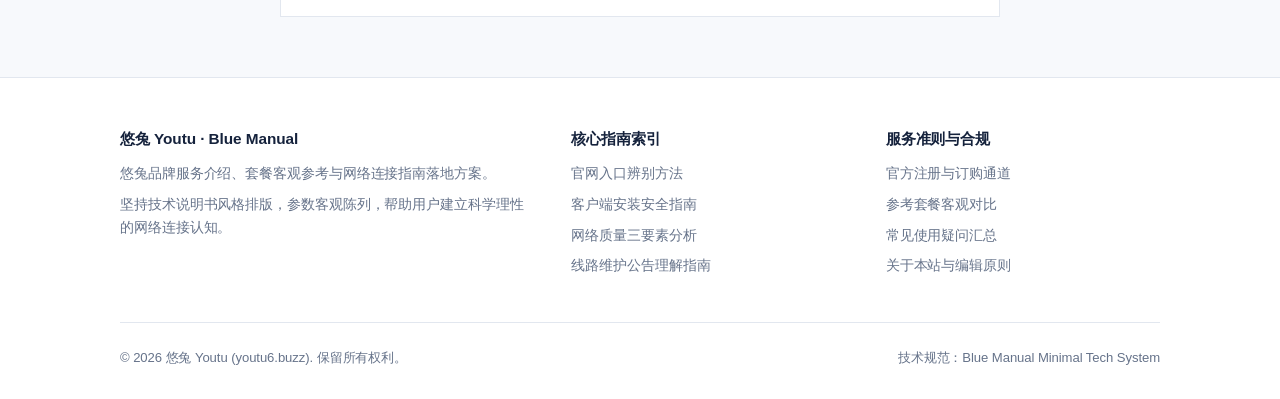
<file: articles/client-device-migration.html>
<!DOCTYPE html>
<html lang="zh-CN">
<head>
  <meta charset="UTF-8">
  <meta name="viewport" content="width=device-width, initial-scale=1.0">
  <title>更换电脑后如何整理网络客户端配置？安全备份与设备迁移指南 - 悠兔蓝图指南</title>
  <meta name="description" content="更换新电脑或重装系统时，如何安全高效地迁移网络客户端环境？本文系统梳理敏感订阅保护、自定义分流规则导出备份、多设备授权配额核对、新机部署核验及旧电脑数据彻底销毁规范。">
  <meta name="keywords" content="更换电脑配置迁移,网络客户端备份,订阅链接安全防护,设备授权数限制,规则导出导入,旧电脑隐私清理,客户端换机指南">
  <link rel="canonical" href="https://youtu6.buzz/articles/client-device-migration.html">
  <link rel="icon" type="image/x-icon" href="../favicon.ico">
  <link rel="icon" type="image/png" href="../favicon.png">
  <link rel="stylesheet" href="../assets/css/style.css">

  <!-- Open Graph -->
  <meta property="og:type" content="article">
  <meta property="og:locale" content="zh_CN">
  <meta property="og:site_name" content="悠兔 Youtu">
  <meta property="og:title" content="更换电脑后如何整理网络客户端配置？安全备份与设备迁移指南">
  <meta property="og:description" content="系统梳理敏感订阅保护、自定义规则导出、设备配额核对、新机部署及旧机隐私清理规范。">
  <meta property="og:url" content="https://youtu6.buzz/articles/client-device-migration.html">
  <meta property="og:image" content="https://youtu6.buzz/assets/images/logo.png">

  <!-- JSON-LD 结构化数据 -->
  <script type="application/ld+json">
  {
    "@context": "https://schema.org",
    "@graph": [
      {
        "@type": "Article",
        "@id": "https://youtu6.buzz/articles/client-device-migration.html#article",
        "isPartOf": {
          "@type": "WebPage",
          "@id": "https://youtu6.buzz/articles/client-device-migration.html"
        },
        "headline": "更换电脑后如何整理网络客户端配置？安全备份与设备迁移指南",
        "description": "系统梳理敏感订阅保护、自定义规则导出、设备配额核对、新机部署及旧机隐私清理规范。",
        "url": "https://youtu6.buzz/articles/client-device-migration.html",
        "datePublished": "2026-10-24T10:30:00+08:00",
        "dateModified": "2026-10-24T10:30:00+08:00",
        "inLanguage": "zh-CN",
        "publisher": {
          "@type": "Organization",
          "name": "悠兔",
          "url": "https://youtu6.buzz/",
          "logo": {
            "@type": "ImageObject",
            "url": "https://youtu6.buzz/assets/images/logo.png"
          }
        }
      },
      {
        "@type": "BreadcrumbList",
        "@id": "https://youtu6.buzz/articles/client-device-migration.html#breadcrumb",
        "itemListElement": [
          {
            "@type": "ListItem",
            "position": 1,
            "name": "悠兔首页",
            "item": "https://youtu6.buzz/"
          },
          {
            "@type": "ListItem",
            "position": 2,
            "name": "知识指南",
            "item": "https://youtu6.buzz/#articles"
          },
          {
            "@type": "ListItem",
            "position": 3,
            "name": "设备更换与配置迁移",
            "item": "https://youtu6.buzz/articles/client-device-migration.html"
          }
        ]
      }
    ]
  }
  </script>
</head>
<body>
  <header class="site-header">
    <div class="manual-container header-inner">
      <a href="../index.html" class="brand-anchor" aria-label="返回悠兔首页">
        <div class="brand-logo-frame">
          <img src="../assets/images/logo.png" alt="悠兔方形标识" width="36" height="36">
        </div>
        <div class="brand-naming">
          <span class="brand-naming-main">悠兔 Youtu</span>
          <span class="brand-naming-sub">Blue Manual</span>
        </div>
      </a>
      <div class="header-actions">
        <a href="../index.html" class="btn btn-outline btn-sm">返回首页</a>
        <a href="https://varnexa.lingdongaff.com/#/?code=HHoxxHGa" target="_blank" rel="sponsored noopener noreferrer" class="btn btn-primary btn-sm" data-action="register">注册与订购</a>
      </div>
    </div>
  </header>

  <header class="article-header">
    <div class="article-container">
      <div class="article-breadcrumb">
        <a href="../index.html">首页</a>
        <span>/</span>
        <a href="../index.html#articles">技术指南</a>
        <span>/</span>
        <span>正文</span>
      </div>
      <span class="article-category">[ 06 / 资产管理与迁移 ]</span>
      <h1 class="article-h1">更换电脑后如何整理网络客户端配置？安全备份与设备迁移指南</h1>
      <div class="article-meta-bar">
        <span>更新日期：2026-10-24</span>
        <span>阅读时长：约 6 分钟</span>
        <span>主题归属：设备更替与配置合规迁移</span>
      </div>
      <div class="article-summary-box">
        <strong>内容摘要：</strong>用户在购置新电脑、设备交接或重装操作系统时，客户端配置的迁移常成为安全薄弱点。明文存储的订阅字符极易在聊天工具中泄露，而旧设备的残留凭据也存在被他人冒用的风险。本文重点聚焦设备迁移生命周期，提供从规则备份、并发授权核对、新机导入到旧机数据销毁的系统化标准方案。
      </div>
    </div>
  </header>

  <main class="article-container">
    <nav class="article-toc" aria-label="文章目录">
      <div class="article-toc-title">目录导航 · Contents</div>
      <ol>
        <li><a href="#section-1">一、换机前需要认清的配置分类</a></li>
        <li><a href="#section-2">二、订阅链接的极高敏感性与防护逻辑</a></li>
        <li><a href="#section-3">三、自定义分流规则与配置的导出导入流程</a></li>
        <li><a href="#section-4">四、套餐设备授权数限制与在线并发管理</a></li>
        <li><a href="#section-5">五、新设备首次安装环境与安全设置核对</a></li>
        <li><a href="#section-6">六、旧设备敏感数据擦除与授权注销</a></li>
        <li><a href="#section-7">七、迁移完成后的系统连通性检查表</a></li>
        <li><a href="#section-8">八、常见问题解答（FAQ）</a></li>
        <li><a href="#section-9">九、总结与设备全周期安全观</a></li>
      </ol>
    </nav>

    <article class="article-body">
      <h2 id="section-1">一、换机前需要认清的配置分类</h2>
      <p>
        换机前许多用户误以为需将旧电脑整个软件目录全盘拷贝。这不仅易致驱动冲突，还会把无用缓存带入新系统。
      </p>
      <p>
        从技术角度看，客户端数据分为三类：
      </p>
      <ul>
        <li><strong>动态节点订阅：</strong>由远程服务器下发的节点地址与密码。新机直接重新拉取最新订阅即可，无需复制旧文件。</li>
        <li><strong>静态个性化规则：</strong>用户积累的自定义域名直连、代理或拦截策略。这是真正值得备份导出的核心资产。</li>
        <li><strong>运行环境驱动：</strong>虚拟网卡驱动及临时路由缓存。在新机通过全新安装生成最为稳定。</li>
      </ul>

      <h2 id="section-2">二、订阅链接的极高敏感性与防护逻辑</h2>
      <p>
        换机迁移中最常见的高危行为，是通过聊天群或公开网盘传输订阅链接。
      </p>
      <p>
        必须认识到：<strong>订阅链接等同于动态密码。</strong>链接中携带个人鉴权 Token，他人获取后可无感拉取你的所有节点配置并耗尽流量配额。流转订阅应登录官方后台复制或点对点局域网传输，严禁在公开网络留存明文。

      <h2 id="section-3">三、自定义分流规则与配置的导出导入流程</h2>
      <p>
        对于积累了个人规则的用户，规范的迁移步骤如下：
      </p>
      <ol>
        <li><strong>定位规则配置：</strong>打开旧机客户端配置目录，定位自定义分流规则文件（如 <code>.yaml</code> 规则集）。</li>
        <li><strong>剔除鉴权密钥：</strong>若整份配置内嵌了密码，需在文本编辑器中剔除账号行，仅保留纯粹的分流规则组。</li>
        <li><strong>新机分层导入：</strong>新机安装纯净客户端后，先配置官方纯净订阅，再将自定义规则挂载生效，实现规则与密钥解耦。</li>
      </ol>

      <h2 id="section-4">四、套餐设备授权数限制与在线并发管理</h2>
      <p>
        换机时易引发连接故障的隐性因素是“设备授权数（Device Limit）”。
      </p>
      <div class="article-table-wrap">
        <table class="article-table">
          <thead>
            <tr>
              <th>套餐类型参考</th>
              <th>标称并发设备</th>
              <th>未退旧机引发的故障</th>
              <th>标准处置动作</th>
            </tr>
          </thead>
          <tbody>
            <tr>
              <td><strong>入门单机方案</strong></td>
              <td>1 台在线</td>
              <td>新旧两机同时运行，导致相互踢掉断线。</td>
              <td>新机启用前彻底关闭旧电脑客户端。</td>
            </tr>
            <tr>
              <td><strong>多机方案</strong></td>
              <td>多台在线</td>
              <td>累计超限后，部分节点拒绝新握手。</td>
              <td>在控制台重置连接，清理旧设备会话。</td>
            </tr>
          </tbody>
        </table>
      </div>
      <p>
        商业套餐多基于“在线活跃 IP”进行动态判定。换机期间若两机同时开机连线，易触发并发熔断导致新机超时。
      </p>

      <h2 id="section-5">五、新设备首次安装环境与安全设置核对</h2>
      <p>
        新电脑安装客户端时需完成三项自检：
      </p>
      <ul>
        <li><strong>系统时钟对准：</strong>系统设置中点击立即同步，确保与标准时间偏差小于 1 秒，防范 TLS 握手失败。</li>
        <li><strong>虚拟网卡驱动：</strong>以管理员身份安装，确保具备合法签名的 TUN 驱动正常就绪。</li>
        <li><strong>防火墙白名单：</strong>弹窗提示时允许客户端通过公私网络，防止本地端口被系统静默拦截。</li>
      </ul>

      <h2 id="section-6">六、旧设备敏感数据擦除与授权注销</h2>
      <p>
        若旧电脑面临转卖、赠送他人或归还公司 IT 部门，必须彻底清除所有连接痕迹：
      </p>
      <ol>
        <li><strong>在客户端内删除所有配置与订阅：</strong>先点击清空订阅，随后卸载客户端主程序。</li>
        <li><strong>清除应用数据残留：</strong>手动检查 <code>AppData\Roaming</code> 及 <code>AppData\Local</code>，将客户端对应的残留文件夹彻底删除，防止历史明文缓存保留在硬盘中。</li>
        <li><strong>进入控制台重置订阅 Token：</strong>登录官方服务后台，找到“重置订阅地址”选项。点击重置后，原有的旧订阅链接将立即作废，即使旧电脑上的数据被恶意恢复，也无法再次成功连接。</li>
      </ol>

      <h2 id="section-7">七、迁移完成后的系统连通性检查表</h2>
      <p>
        在新电脑部署完成后，请按照以下蓝图清单完成最终验证：
      </p>
      <ul class="article-checklist">
        <li>
          <span class="chk-box">[ 01 ]</span>
          <div><strong>新机纯净部署完成：</strong>客户端来自可靠原厂渠道，TUN 虚拟网卡驱动状态正常。</div>
        </li>
        <li>
          <span class="chk-box">[ 02 ]</span>
          <div><strong>时钟同步校验通过：</strong>系统时间完成 NTP 校准，与国际标准时间偏差在秒级内。</div>
        </li>
        <li>
          <span class="chk-box">[ 03 ]</span>
          <div><strong>自定义分流规则导入：</strong>个人白名单及特定规则生效，未与默认策略产生冲突。</div>
        </li>
        <li>
          <span class="chk-box">[ 04 ]</span>
          <div><strong>旧电脑完全退出断连：</strong>旧设备客户端完全注销，未占用当前套餐的并发在线配额。</div>
        </li>
        <li>
          <span class="chk-box">[ 05 ]</span>
          <div><strong>旧端凭据彻底销毁：</strong>旧电脑应用缓存清理完毕，必要时已在后台重置订阅 Token。</div>
        </li>
      </ul>

      <h2 id="section-8">八、常见问题解答（FAQ）</h2>
      <div class="article-faq-section">
        <h3>设备迁移常见疑问解答</h3>
        
        <div class="faq-item">
          <div class="faq-q">
            <span class="faq-tag">Q1</span>
            <span>换了新电脑后，以前买的套餐还需要重新付费吗？</span>
          </div>
          <div class="faq-a">
            不需要。网络套餐是绑定在你的个人账户之上的，而不是锁定在某台特定硬件机器上。在新电脑上登录个人控制台复制订阅导入即可继续享受原有服务。
          </div>
        </div>

        <div class="faq-item">
          <div class="faq-q">
            <span class="faq-tag">Q2</span>
            <span>为什么在新电脑导入订阅后，旧电脑突然不能用了？</span>
          </div>
          <div class="faq-a">
            这通常是因为当前套餐的设备并发数限制为 1 台。当新电脑上线连接后，服务器按照规则自动将较早连接的旧电脑连接切断，属于正常的并发保护机制。
          </div>
        </div>

        <div class="faq-item">
          <div class="faq-q">
            <span class="faq-tag">Q3</span>
            <span>把客户端安装目录用 U 盘直接拷到新电脑能正常运行吗？</span>
          </div>
          <div class="faq-a">
            不建议。网络客户端深度依赖操作系统的虚拟网卡驱动（如 Wintun）和注册表代理配置。直接拷贝文件夹无法注册底层网络驱动，极易引发打不开网页的故障。建议在新机重新下载安装包进行纯净安装。
          </div>
        </div>

        <div class="faq-item">
          <div class="faq-q">
            <span class="faq-tag">Q4</span>
            <span>如果不小心把订阅链接发到了公开群里，该怎么办？</span>
          </div>
          <div class="faq-a">
            立即登录服务商后台控制台，找到“重置订阅信息/重置密钥”按钮点击执行。重置后旧链接瞬间失效，随后将新生成的订阅重新导入新电脑客户端即可恢复安全。
          </div>
        </div>

        <div class="faq-item">
          <div class="faq-q">
            <span class="faq-tag">Q5</span>
            <span>换机后为什么会出现国内网页正常，但分流规则全部失效的情况？</span>
          </div>
          <div class="faq-a">
            这通常是由于新电脑客户端的默认选路模式处于“直连（Direct）”或“全局（Global）”状态，未切换至“规则分流（Rule）”模式。进入设置切换为 Rule 模式即可恢复按需分流。
          </div>
        </div>
      </div>

      <h2 id="section-9">九、总结与设备全周期安全观</h2>
      <p>
        换机迁移不仅是硬件设备的更新迭代，更是一次审视和加固个人数字资产安全边界的绝佳契机。规范的迁移流程强调“凭据不落地、规则有备份、授权清清楚楚、旧机彻底销毁”。
      </p>
      <p>
        悠兔（Youtu）持续为用户输出专业严谨的技术指南，帮助每一位数字化用户在设备更替中从容自如，让每一次网络连接都安全透明、井然有序。
      </p>

      <div class="article-related-box">
        <h4>相关技术指南推荐 · Related Manuals</h4>
        <ul class="article-related-list">
          <li>
            <a href="./client-installation-safety.html">
              <span>&rarr;</span>
              <strong>网络客户端安装前要检查哪些权限？安装来源、数字签名与安全设置指南</strong>
            </a>
          </li>
          <li>
            <a href="./youtu-website-authenticity.html">
              <span>&rarr;</span>
              <strong>悠兔官网入口怎么辨别？域名、HTTPS与仿冒网页核对方法</strong>
            </a>
          </li>
          <li>
            <a href="./network-maintenance-notices.html">
              <span>&rarr;</span>
              <strong>看到线路维护公告该怎么办？理解节点维护、服务中断与恢复通知</strong>
            </a>
          </li>
        </ul>
      </div>
    </article>
  </main>

  <footer class="site-footer">
    <div class="manual-container">
      <div class="footer-top-grid">
        <div class="footer-col">
          <h4>悠兔 Youtu · Blue Manual</h4>
          <p>悠兔品牌服务介绍、套餐客观参考与网络连接指南落地方案。</p>
          <p>坚持技术说明书风格排版，参数客观陈列，帮助用户建立科学理性的网络连接认知。</p>
        </div>
        <div class="footer-col">
          <h4>核心指南索引</h4>
          <ul class="footer-links">
            <li><a href="./youtu-website-authenticity.html">官网入口辨别方法</a></li>
            <li><a href="./client-installation-safety.html">客户端安装安全指南</a></li>
            <li><a href="./latency-jitter-packet-loss.html">网络质量三要素分析</a></li>
            <li><a href="./network-maintenance-notices.html">线路维护公告理解指南</a></li>
          </ul>
        </div>
        <div class="footer-col">
          <h4>服务准则与合规</h4>
          <ul class="footer-links">
            <li><a href="https://varnexa.lingdongaff.com/#/?code=HHoxxHGa" target="_blank" rel="sponsored noopener noreferrer" data-action="register">官方注册与订购通道</a></li>
            <li><a href="../index.html#plans">参考套餐客观对比</a></li>
            <li><a href="../index.html#faq">常见使用疑问汇总</a></li>
            <li><a href="../index.html#about">关于本站与编辑原则</a></li>
          </ul>
        </div>
      </div>
      <div class="footer-bottom">
        <span>&copy; 2026 悠兔 Youtu (youtu6.buzz). 保留所有权利。</span>
        <span>技术规范：Blue Manual Minimal Tech System</span>
      </div>
    </div>
  </footer>

  <script src="../config/site.js"></script>
  <script src="../assets/js/main.js"></script>
</body>
</html>
</file>
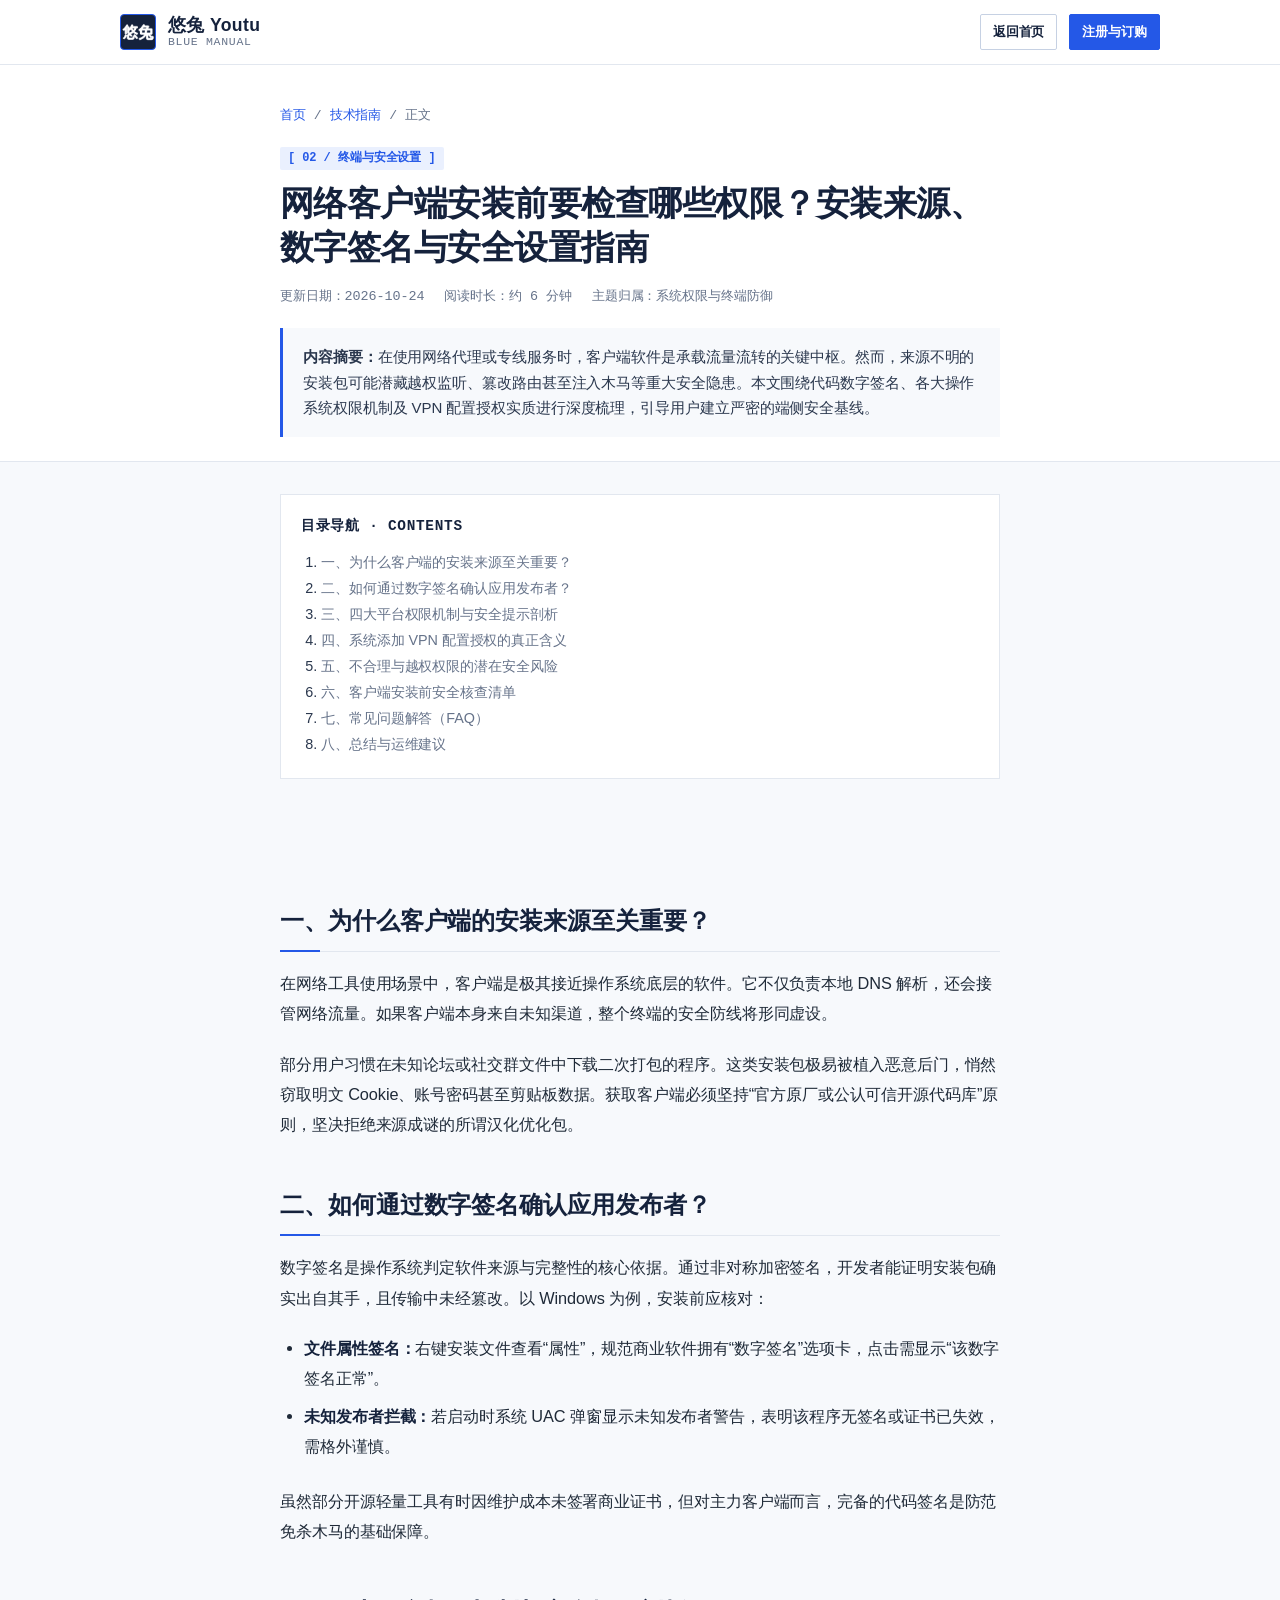
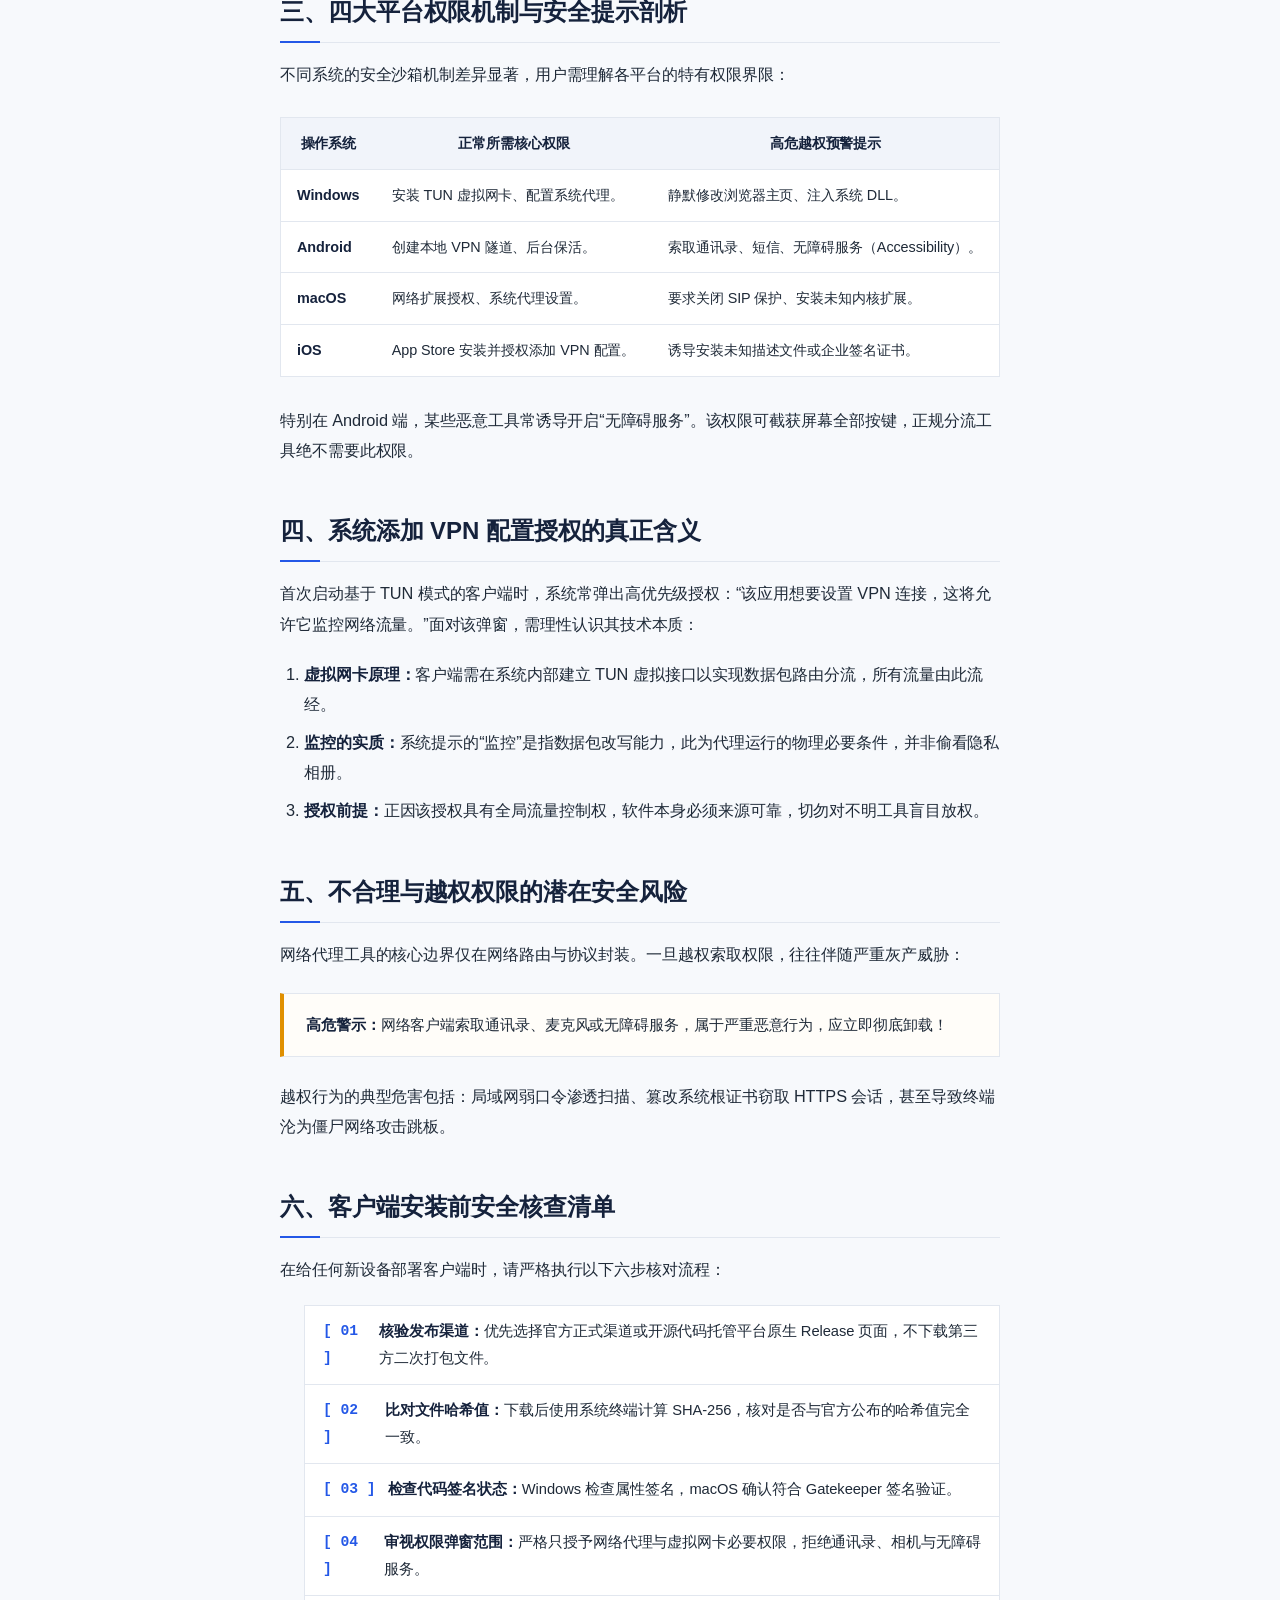
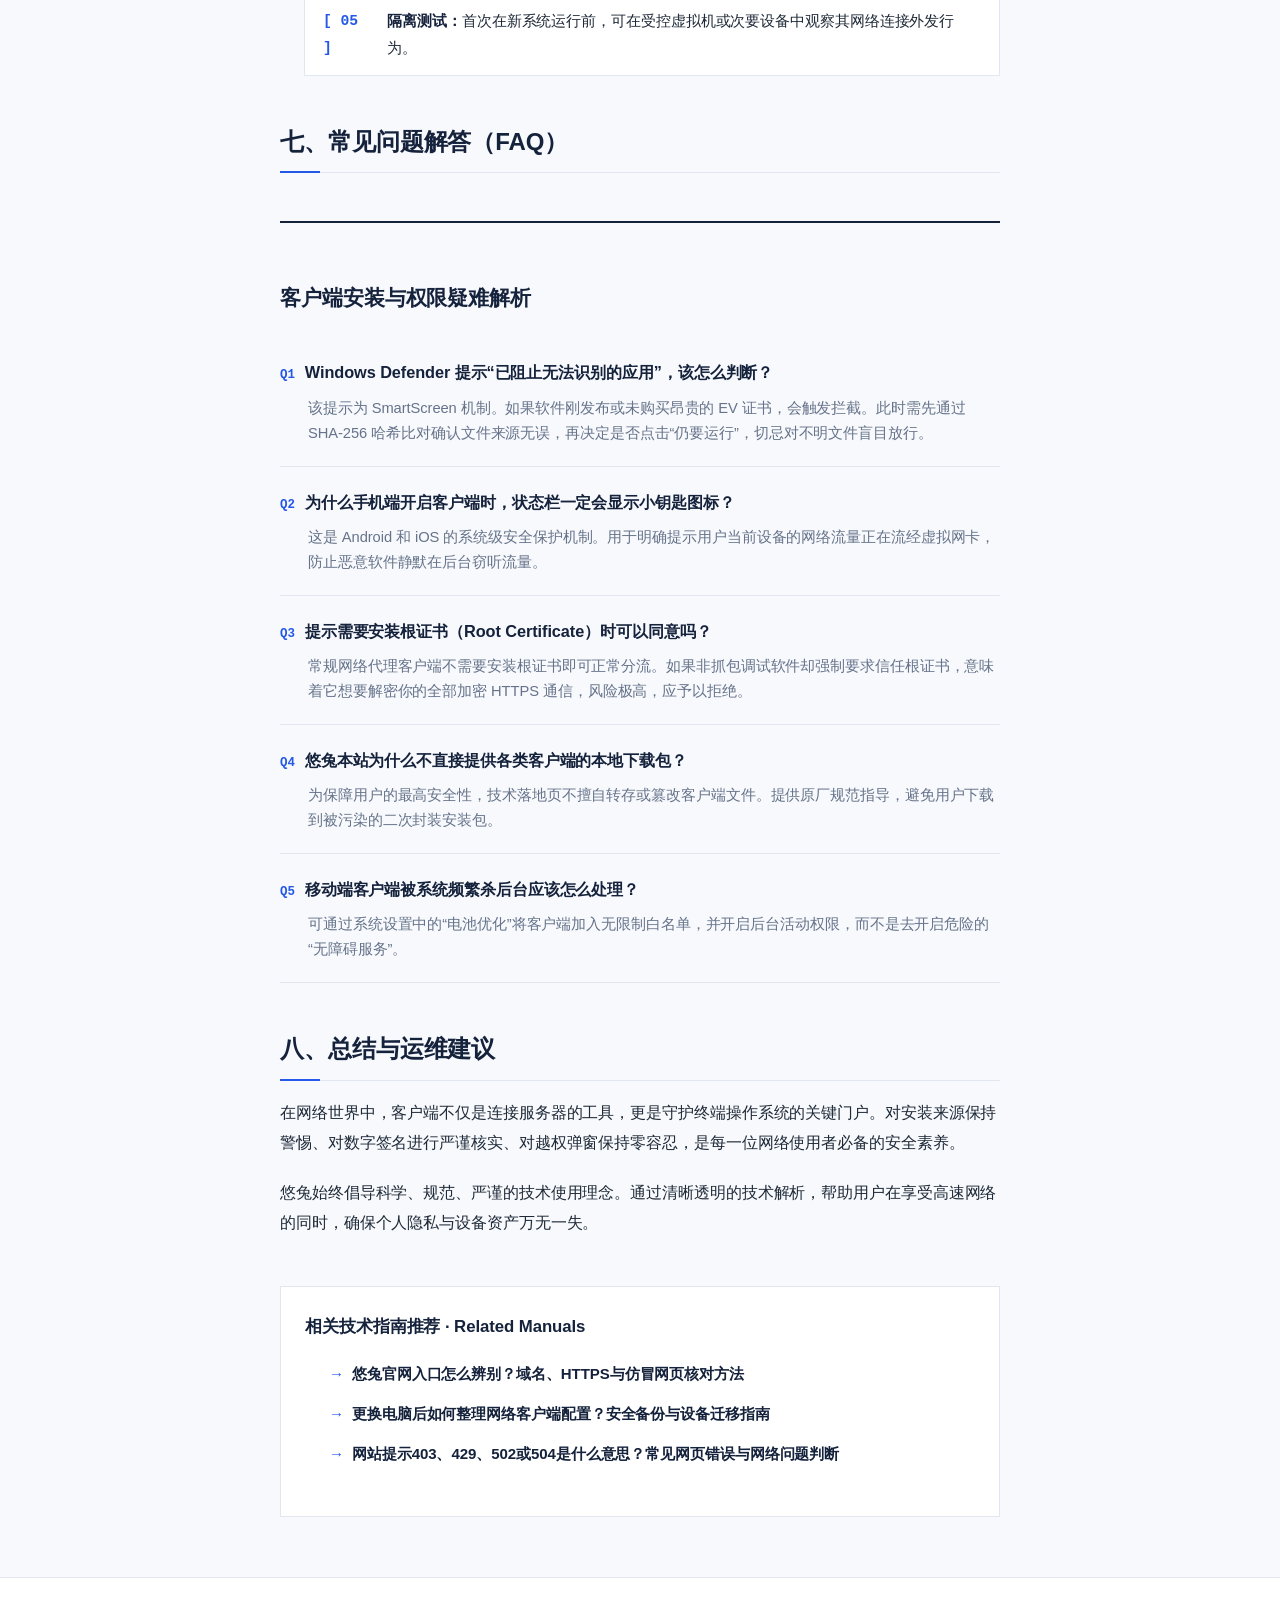
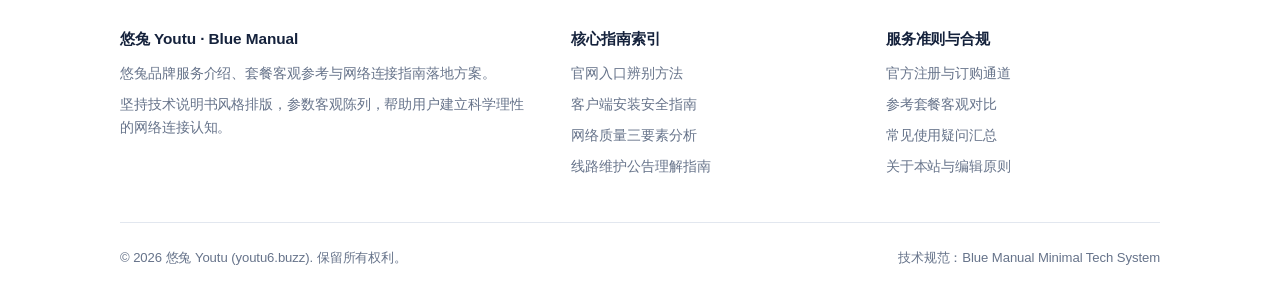
<file: articles/client-installation-safety.html>
<!DOCTYPE html>
<html lang="zh-CN">
<head>
  <meta charset="UTF-8">
  <meta name="viewport" content="width=device-width, initial-scale=1.0">
  <title>网络客户端安装前要检查哪些权限？安装来源、数字签名与安全设置指南 - 悠兔蓝图指南</title>
  <meta name="description" content="安装各类网络连接客户端前，用户应当核验哪些系统权限与发行资质？本文系统拆解软件安装来源、代码数字签名、Windows/Android/macOS/iOS平台权限规范与VPN配置授权实质，提供安装前安全对照清单。">
  <meta name="keywords" content="网络客户端安装权限,客户端数字签名,VPN配置授权安全,Android网络权限,macOS应用安全,Windows安全提示,客户端下载规范">
  <link rel="canonical" href="https://youtu6.buzz/articles/client-installation-safety.html">
  <link rel="icon" type="image/x-icon" href="../favicon.ico">
  <link rel="icon" type="image/png" href="../favicon.png">
  <link rel="stylesheet" href="../assets/css/style.css">

  <!-- Open Graph -->
  <meta property="og:type" content="article">
  <meta property="og:locale" content="zh_CN">
  <meta property="og:site_name" content="悠兔 Youtu">
  <meta property="og:title" content="网络客户端安装前要检查哪些权限？安装来源、数字签名与安全设置指南">
  <meta property="og:description" content="系统拆解软件安装来源、代码数字签名、跨平台权限规范与VPN配置授权实质，提供安装前安全对照清单。">
  <meta property="og:url" content="https://youtu6.buzz/articles/client-installation-safety.html">
  <meta property="og:image" content="https://youtu6.buzz/assets/images/logo.png">

  <!-- JSON-LD 结构化数据 -->
  <script type="application/ld+json">
  {
    "@context": "https://schema.org",
    "@graph": [
      {
        "@type": "Article",
        "@id": "https://youtu6.buzz/articles/client-installation-safety.html#article",
        "isPartOf": {
          "@type": "WebPage",
          "@id": "https://youtu6.buzz/articles/client-installation-safety.html"
        },
        "headline": "网络客户端安装前要检查哪些权限？安装来源、数字签名与安全设置指南",
        "description": "系统拆解软件安装来源、代码数字签名、跨平台权限规范与VPN配置授权实质，提供安装前安全对照清单。",
        "url": "https://youtu6.buzz/articles/client-installation-safety.html",
        "datePublished": "2026-10-24T08:30:00+08:00",
        "dateModified": "2026-10-24T08:30:00+08:00",
        "inLanguage": "zh-CN",
        "publisher": {
          "@type": "Organization",
          "name": "悠兔",
          "url": "https://youtu6.buzz/",
          "logo": {
            "@type": "ImageObject",
            "url": "https://youtu6.buzz/assets/images/logo.png"
          }
        }
      },
      {
        "@type": "BreadcrumbList",
        "@id": "https://youtu6.buzz/articles/client-installation-safety.html#breadcrumb",
        "itemListElement": [
          {
            "@type": "ListItem",
            "position": 1,
            "name": "悠兔首页",
            "item": "https://youtu6.buzz/"
          },
          {
            "@type": "ListItem",
            "position": 2,
            "name": "知识指南",
            "item": "https://youtu6.buzz/#articles"
          },
          {
            "@type": "ListItem",
            "position": 3,
            "name": "客户端安装安全",
            "item": "https://youtu6.buzz/articles/client-installation-safety.html"
          }
        ]
      }
    ]
  }
  </script>
</head>
<body>
  <header class="site-header">
    <div class="manual-container header-inner">
      <a href="../index.html" class="brand-anchor" aria-label="返回悠兔首页">
        <div class="brand-logo-frame">
          <img src="../assets/images/logo.png" alt="悠兔方形标识" width="36" height="36">
        </div>
        <div class="brand-naming">
          <span class="brand-naming-main">悠兔 Youtu</span>
          <span class="brand-naming-sub">Blue Manual</span>
        </div>
      </a>
      <div class="header-actions">
        <a href="../index.html" class="btn btn-outline btn-sm">返回首页</a>
        <a href="https://varnexa.lingdongaff.com/#/?code=HHoxxHGa" target="_blank" rel="sponsored noopener noreferrer" class="btn btn-primary btn-sm" data-action="register">注册与订购</a>
      </div>
    </div>
  </header>

  <header class="article-header">
    <div class="article-container">
      <div class="article-breadcrumb">
        <a href="../index.html">首页</a>
        <span>/</span>
        <a href="../index.html#articles">技术指南</a>
        <span>/</span>
        <span>正文</span>
      </div>
      <span class="article-category">[ 02 / 终端与安全设置 ]</span>
      <h1 class="article-h1">网络客户端安装前要检查哪些权限？安装来源、数字签名与安全设置指南</h1>
      <div class="article-meta-bar">
        <span>更新日期：2026-10-24</span>
        <span>阅读时长：约 6 分钟</span>
        <span>主题归属：系统权限与终端防御</span>
      </div>
      <div class="article-summary-box">
        <strong>内容摘要：</strong>在使用网络代理或专线服务时，客户端软件是承载流量流转的关键中枢。然而，来源不明的安装包可能潜藏越权监听、篡改路由甚至注入木马等重大安全隐患。本文围绕代码数字签名、各大操作系统权限机制及 VPN 配置授权实质进行深度梳理，引导用户建立严密的端侧安全基线。
      </div>
    </div>
  </header>

  <main class="article-container">
    <nav class="article-toc" aria-label="文章目录">
      <div class="article-toc-title">目录导航 · Contents</div>
      <ol>
        <li><a href="#section-1">一、为什么客户端的安装来源至关重要？</a></li>
        <li><a href="#section-2">二、如何通过数字签名确认应用发布者？</a></li>
        <li><a href="#section-3">三、四大平台权限机制与安全提示剖析</a></li>
        <li><a href="#section-4">四、系统添加 VPN 配置授权的真正含义</a></li>
        <li><a href="#section-5">五、不合理与越权权限的潜在安全风险</a></li>
        <li><a href="#section-6">六、客户端安装前安全核查清单</a></li>
        <li><a href="#section-7">七、常见问题解答（FAQ）</a></li>
        <li><a href="#section-8">八、总结与运维建议</a></li>
      </ol>
    </nav>

    <article class="article-body">
      <h2 id="section-1">一、为什么客户端的安装来源至关重要？</h2>
      <p>
        在网络工具使用场景中，客户端是极其接近操作系统底层的软件。它不仅负责本地 DNS 解析，还会接管网络流量。如果客户端本身来自未知渠道，整个终端的安全防线将形同虚设。
      </p>
      <p>
        部分用户习惯在未知论坛或社交群文件中下载二次打包的程序。这类安装包极易被植入恶意后门，悄然窃取明文 Cookie、账号密码甚至剪贴板数据。获取客户端必须坚持“官方原厂或公认可信开源代码库”原则，坚决拒绝来源成谜的所谓汉化优化包。
      </p>

      <h2 id="section-2">二、如何通过数字签名确认应用发布者？</h2>
      <p>
        数字签名是操作系统判定软件来源与完整性的核心依据。通过非对称加密签名，开发者能证明安装包确实出自其手，且传输中未经篡改。以 Windows 为例，安装前应核对：
      </p>
      <ul>
        <li><strong>文件属性签名：</strong>右键安装文件查看“属性”，规范商业软件拥有“数字签名”选项卡，点击需显示“该数字签名正常”。</li>
        <li><strong>未知发布者拦截：</strong>若启动时系统 UAC 弹窗显示未知发布者警告，表明该程序无签名或证书已失效，需格外谨慎。</li>
      </ul>
      <p>
        虽然部分开源轻量工具有时因维护成本未签署商业证书，但对主力客户端而言，完备的代码签名是防范免杀木马的基础保障。
      </p>

      <h2 id="section-3">三、四大平台权限机制与安全提示剖析</h2>
      <p>
        不同系统的安全沙箱机制差异显著，用户需理解各平台的特有权限界限：
      </p>
      <div class="article-table-wrap">
        <table class="article-table">
          <thead>
            <tr>
              <th>操作系统</th>
              <th>正常所需核心权限</th>
              <th>高危越权预警提示</th>
            </tr>
          </thead>
          <tbody>
            <tr>
              <td><strong>Windows</strong></td>
              <td>安装 TUN 虚拟网卡、配置系统代理。</td>
              <td>静默修改浏览器主页、注入系统 DLL。</td>
            </tr>
            <tr>
              <td><strong>Android</strong></td>
              <td>创建本地 VPN 隧道、后台保活。</td>
              <td>索取通讯录、短信、无障碍服务（Accessibility）。</td>
            </tr>
            <tr>
              <td><strong>macOS</strong></td>
              <td>网络扩展授权、系统代理设置。</td>
              <td>要求关闭 SIP 保护、安装未知内核扩展。</td>
            </tr>
            <tr>
              <td><strong>iOS</strong></td>
              <td>App Store 安装并授权添加 VPN 配置。</td>
              <td>诱导安装未知描述文件或企业签名证书。</td>
            </tr>
          </tbody>
        </table>
      </div>
      <p>
        特别在 Android 端，某些恶意工具常诱导开启“无障碍服务”。该权限可截获屏幕全部按键，正规分流工具绝不需要此权限。
      </p>

      <h2 id="section-4">四、系统添加 VPN 配置授权的真正含义</h2>
      <p>
        首次启动基于 TUN 模式的客户端时，系统常弹出高优先级授权：“该应用想要设置 VPN 连接，这将允许它监控网络流量。”面对该弹窗，需理性认识其技术本质：
      </p>
      <ol>
        <li><strong>虚拟网卡原理：</strong>客户端需在系统内部建立 TUN 虚拟接口以实现数据包路由分流，所有流量由此流经。</li>
        <li><strong>监控的实质：</strong>系统提示的“监控”是指数据包改写能力，此为代理运行的物理必要条件，并非偷看隐私相册。</li>
        <li><strong>授权前提：</strong>正因该授权具有全局流量控制权，软件本身必须来源可靠，切勿对不明工具盲目放权。</li>
      </ol>

      <h2 id="section-5">五、不合理与越权权限的潜在安全风险</h2>
      <p>
        网络代理工具的核心边界仅在网络路由与协议封装。一旦越权索取权限，往往伴随严重灰产威胁：
      </p>
      <div class="article-callout callout-warn">
        <strong>高危警示：</strong>网络客户端索取通讯录、麦克风或无障碍服务，属于严重恶意行为，应立即彻底卸载！
      </div>
      <p>
        越权行为的典型危害包括：局域网弱口令渗透扫描、篡改系统根证书窃取 HTTPS 会话，甚至导致终端沦为僵尸网络攻击跳板。
      </p>

      <h2 id="section-6">六、客户端安装前安全核查清单</h2>
      <p>
        在给任何新设备部署客户端时，请严格执行以下六步核对流程：
      </p>
      <ul class="article-checklist">
        <li>
          <span class="chk-box">[ 01 ]</span>
          <div><strong>核验发布渠道：</strong>优先选择官方正式渠道或开源代码托管平台原生 Release 页面，不下载第三方二次打包文件。</div>
        </li>
        <li>
          <span class="chk-box">[ 02 ]</span>
          <div><strong>比对文件哈希值：</strong>下载后使用系统终端计算 SHA-256，核对是否与官方公布的哈希值完全一致。</div>
        </li>
        <li>
          <span class="chk-box">[ 03 ]</span>
          <div><strong>检查代码签名状态：</strong>Windows 检查属性签名，macOS 确认符合 Gatekeeper 签名验证。</div>
        </li>
        <li>
          <span class="chk-box">[ 04 ]</span>
          <div><strong>审视权限弹窗范围：</strong>严格只授予网络代理与虚拟网卡必要权限，拒绝通讯录、相机与无障碍服务。</div>
        </li>
        <li>
          <span class="chk-box">[ 05 ]</span>
          <div><strong>隔离测试：</strong>首次在新系统运行前，可在受控虚拟机或次要设备中观察其网络连接外发行为。</div>
        </li>
      </ul>

      <h2 id="section-7">七、常见问题解答（FAQ）</h2>
      <div class="article-faq-section">
        <h3>客户端安装与权限疑难解析</h3>
        
        <div class="faq-item">
          <div class="faq-q">
            <span class="faq-tag">Q1</span>
            <span>Windows Defender 提示“已阻止无法识别的应用”，该怎么判断？</span>
          </div>
          <div class="faq-a">
            该提示为 SmartScreen 机制。如果软件刚发布或未购买昂贵的 EV 证书，会触发拦截。此时需先通过 SHA-256 哈希比对确认文件来源无误，再决定是否点击“仍要运行”，切忌对不明文件盲目放行。
          </div>
        </div>

        <div class="faq-item">
          <div class="faq-q">
            <span class="faq-tag">Q2</span>
            <span>为什么手机端开启客户端时，状态栏一定会显示小钥匙图标？</span>
          </div>
          <div class="faq-a">
            这是 Android 和 iOS 的系统级安全保护机制。用于明确提示用户当前设备的网络流量正在流经虚拟网卡，防止恶意软件静默在后台窃听流量。
          </div>
        </div>

        <div class="faq-item">
          <div class="faq-q">
            <span class="faq-tag">Q3</span>
            <span>提示需要安装根证书（Root Certificate）时可以同意吗？</span>
          </div>
          <div class="faq-a">
            常规网络代理客户端不需要安装根证书即可正常分流。如果非抓包调试软件却强制要求信任根证书，意味着它想要解密你的全部加密 HTTPS 通信，风险极高，应予以拒绝。
          </div>
        </div>

        <div class="faq-item">
          <div class="faq-q">
            <span class="faq-tag">Q4</span>
            <span>悠兔本站为什么不直接提供各类客户端的本地下载包？</span>
          </div>
          <div class="faq-a">
            为保障用户的最高安全性，技术落地页不擅自转存或篡改客户端文件。提供原厂规范指导，避免用户下载到被污染的二次封装安装包。
          </div>
        </div>

        <div class="faq-item">
          <div class="faq-q">
            <span class="faq-tag">Q5</span>
            <span>移动端客户端被系统频繁杀后台应该怎么处理？</span>
          </div>
          <div class="faq-a">
            可通过系统设置中的“电池优化”将客户端加入无限制白名单，并开启后台活动权限，而不是去开启危险的“无障碍服务”。
          </div>
        </div>
      </div>

      <h2 id="section-8">八、总结与运维建议</h2>
      <p>
        在网络世界中，客户端不仅是连接服务器的工具，更是守护终端操作系统的关键门户。对安装来源保持警惕、对数字签名进行严谨核实、对越权弹窗保持零容忍，是每一位网络使用者必备的安全素养。
      </p>
      <p>
        悠兔始终倡导科学、规范、严谨的技术使用理念。通过清晰透明的技术解析，帮助用户在享受高速网络的同时，确保个人隐私与设备资产万无一失。
      </p>

      <div class="article-related-box">
        <h4>相关技术指南推荐 · Related Manuals</h4>
        <ul class="article-related-list">
          <li>
            <a href="./youtu-website-authenticity.html">
              <span>&rarr;</span>
              <strong>悠兔官网入口怎么辨别？域名、HTTPS与仿冒网页核对方法</strong>
            </a>
          </li>
          <li>
            <a href="./client-device-migration.html">
              <span>&rarr;</span>
              <strong>更换电脑后如何整理网络客户端配置？安全备份与设备迁移指南</strong>
            </a>
          </li>
          <li>
            <a href="./http-error-status-guide.html">
              <span>&rarr;</span>
              <strong>网站提示403、429、502或504是什么意思？常见网页错误与网络问题判断</strong>
            </a>
          </li>
        </ul>
      </div>
    </article>
  </main>

  <footer class="site-footer">
    <div class="manual-container">
      <div class="footer-top-grid">
        <div class="footer-col">
          <h4>悠兔 Youtu · Blue Manual</h4>
          <p>悠兔品牌服务介绍、套餐客观参考与网络连接指南落地方案。</p>
          <p>坚持技术说明书风格排版，参数客观陈列，帮助用户建立科学理性的网络连接认知。</p>
        </div>
        <div class="footer-col">
          <h4>核心指南索引</h4>
          <ul class="footer-links">
            <li><a href="./youtu-website-authenticity.html">官网入口辨别方法</a></li>
            <li><a href="./client-installation-safety.html">客户端安装安全指南</a></li>
            <li><a href="./latency-jitter-packet-loss.html">网络质量三要素分析</a></li>
            <li><a href="./network-maintenance-notices.html">线路维护公告理解指南</a></li>
          </ul>
        </div>
        <div class="footer-col">
          <h4>服务准则与合规</h4>
          <ul class="footer-links">
            <li><a href="https://varnexa.lingdongaff.com/#/?code=HHoxxHGa" target="_blank" rel="sponsored noopener noreferrer" data-action="register">官方注册与订购通道</a></li>
            <li><a href="../index.html#plans">参考套餐客观对比</a></li>
            <li><a href="../index.html#faq">常见使用疑问汇总</a></li>
            <li><a href="../index.html#about">关于本站与编辑原则</a></li>
          </ul>
        </div>
      </div>
      <div class="footer-bottom">
        <span>&copy; 2026 悠兔 Youtu (youtu6.buzz). 保留所有权利。</span>
        <span>技术规范：Blue Manual Minimal Tech System</span>
      </div>
    </div>
  </footer>

  <script src="../config/site.js"></script>
  <script src="../assets/js/main.js"></script>
</body>
</html>
</file>
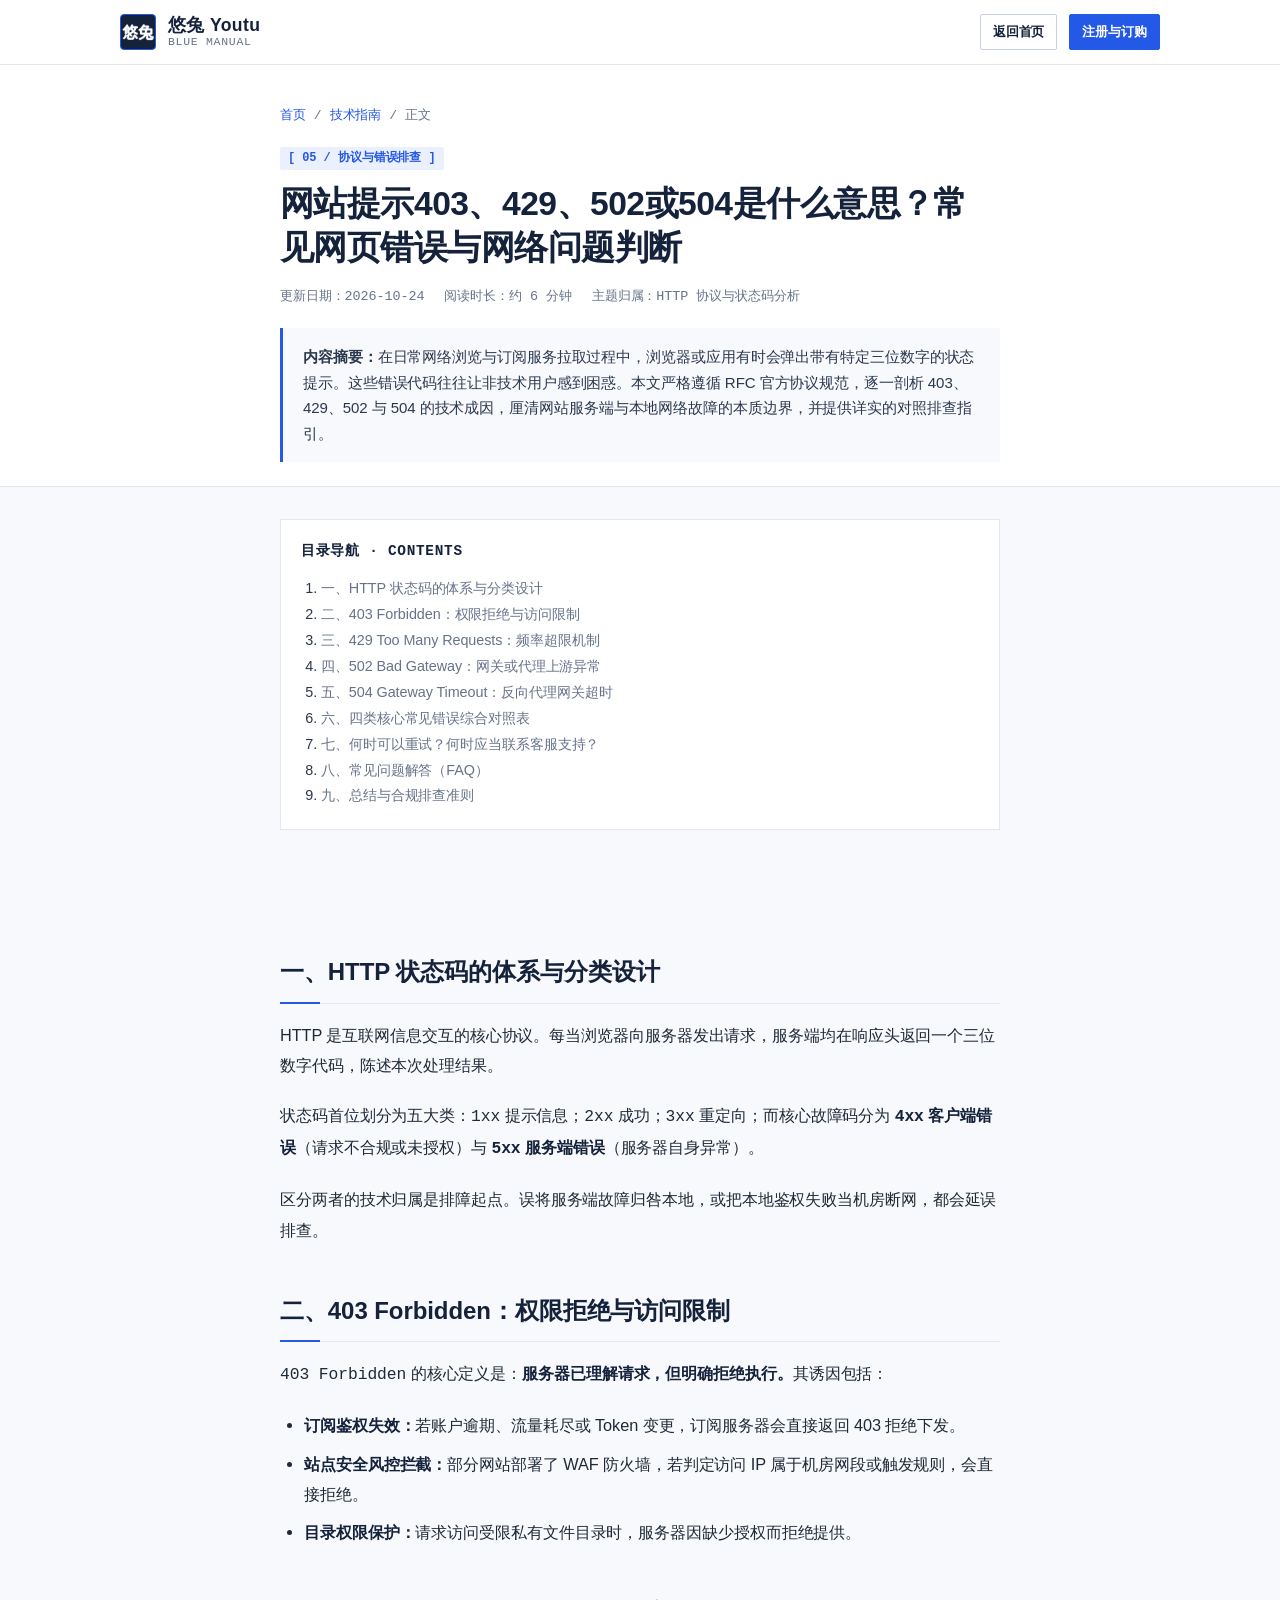
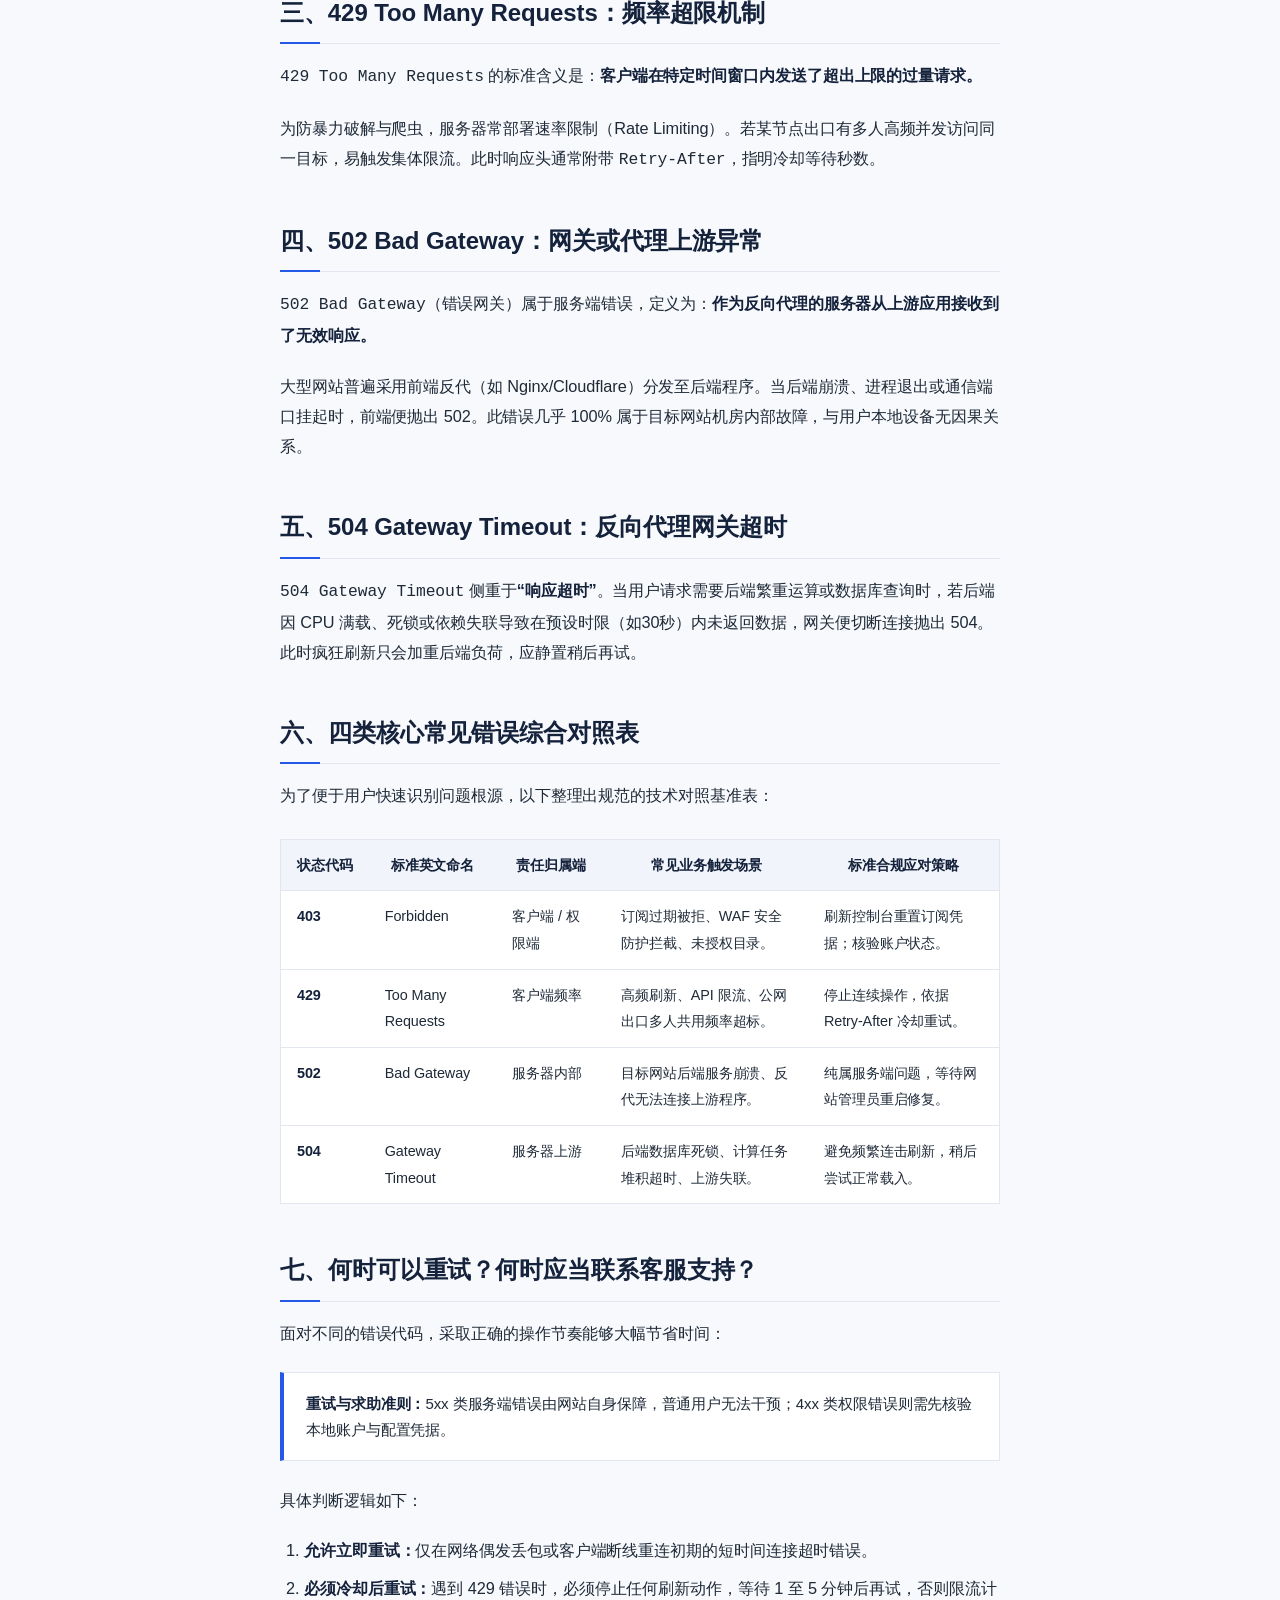
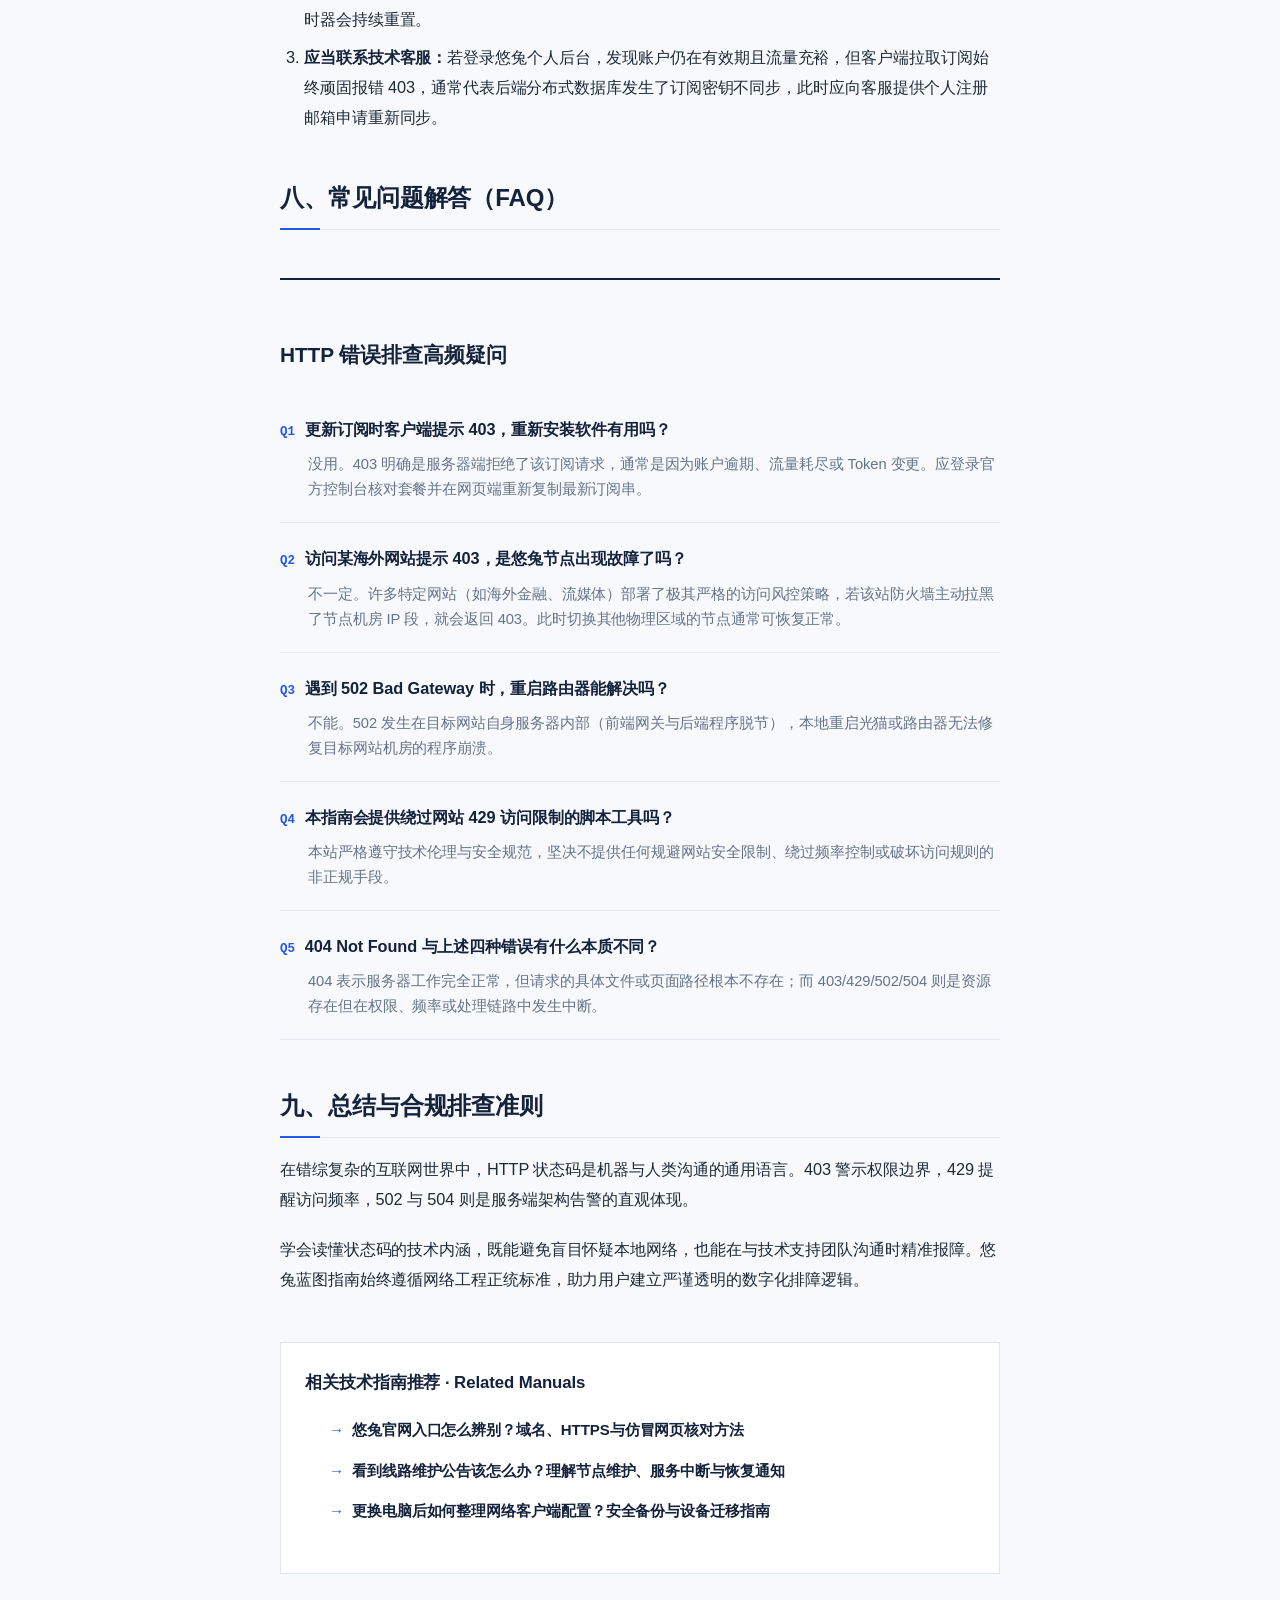
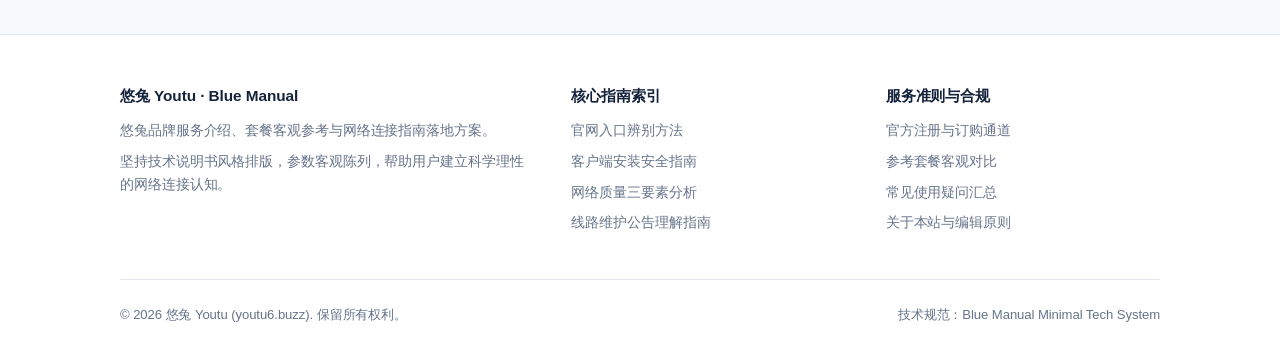
<file: articles/http-error-status-guide.html>
<!DOCTYPE html>
<html lang="zh-CN">
<head>
  <meta charset="UTF-8">
  <meta name="viewport" content="width=device-width, initial-scale=1.0">
  <title>网站提示403、429、502或504是什么意思？常见网页错误与网络问题判断 - 悠兔蓝图指南</title>
  <meta name="description" content="访问网页遇到403禁止、429请求过多、502网关错误或504网关超时代表什么？本文严格基于RFC HTTP标准协议，系统解析各状态码技术内涵、服务器故障与本地网络差异，提供详细故障对照表与合规处置指南。">
  <meta name="keywords" content="HTTP状态码解析,403 Forbidden原因,429请求过多,502 Bad Gateway,504 Gateway Timeout,网页错误排查,网络故障对照">
  <link rel="canonical" href="https://youtu6.buzz/articles/http-error-status-guide.html">
  <link rel="icon" type="image/x-icon" href="../favicon.ico">
  <link rel="icon" type="image/png" href="../favicon.png">
  <link rel="stylesheet" href="../assets/css/style.css">

  <!-- Open Graph -->
  <meta property="og:type" content="article">
  <meta property="og:locale" content="zh_CN">
  <meta property="og:site_name" content="悠兔 Youtu">
  <meta property="og:title" content="网站提示403、429、502或504是什么意思？常见网页错误与网络问题判断">
  <meta property="og:description" content="严格基于RFC HTTP标准协议，系统解析403/429/502/504状态码内涵，提供清晰故障对照表与处置指南。">
  <meta property="og:url" content="https://youtu6.buzz/articles/http-error-status-guide.html">
  <meta property="og:image" content="https://youtu6.buzz/assets/images/logo.png">

  <!-- JSON-LD 结构化数据 -->
  <script type="application/ld+json">
  {
    "@context": "https://schema.org",
    "@graph": [
      {
        "@type": "Article",
        "@id": "https://youtu6.buzz/articles/http-error-status-guide.html#article",
        "isPartOf": {
          "@type": "WebPage",
          "@id": "https://youtu6.buzz/articles/http-error-status-guide.html"
        },
        "headline": "网站提示403、429、502或504是什么意思？常见网页错误与网络问题判断",
        "description": "严格基于RFC HTTP标准协议，系统解析403/429/502/504状态码内涵，提供清晰故障对照表与处置指南。",
        "url": "https://youtu6.buzz/articles/http-error-status-guide.html",
        "datePublished": "2026-10-24T10:00:00+08:00",
        "dateModified": "2026-10-24T10:00:00+08:00",
        "inLanguage": "zh-CN",
        "publisher": {
          "@type": "Organization",
          "name": "悠兔",
          "url": "https://youtu6.buzz/",
          "logo": {
            "@type": "ImageObject",
            "url": "https://youtu6.buzz/assets/images/logo.png"
          }
        }
      },
      {
        "@type": "BreadcrumbList",
        "@id": "https://youtu6.buzz/articles/http-error-status-guide.html#breadcrumb",
        "itemListElement": [
          {
            "@type": "ListItem",
            "position": 1,
            "name": "悠兔首页",
            "item": "https://youtu6.buzz/"
          },
          {
            "@type": "ListItem",
            "position": 2,
            "name": "知识指南",
            "item": "https://youtu6.buzz/#articles"
          },
          {
            "@type": "ListItem",
            "position": 3,
            "name": "HTTP 错误代码解析",
            "item": "https://youtu6.buzz/articles/http-error-status-guide.html"
          }
        ]
      }
    ]
  }
  </script>
</head>
<body>
  <header class="site-header">
    <div class="manual-container header-inner">
      <a href="../index.html" class="brand-anchor" aria-label="返回悠兔首页">
        <div class="brand-logo-frame">
          <img src="../assets/images/logo.png" alt="悠兔方形标识" width="36" height="36">
        </div>
        <div class="brand-naming">
          <span class="brand-naming-main">悠兔 Youtu</span>
          <span class="brand-naming-sub">Blue Manual</span>
        </div>
      </a>
      <div class="header-actions">
        <a href="../index.html" class="btn btn-outline btn-sm">返回首页</a>
        <a href="https://varnexa.lingdongaff.com/#/?code=HHoxxHGa" target="_blank" rel="sponsored noopener noreferrer" class="btn btn-primary btn-sm" data-action="register">注册与订购</a>
      </div>
    </div>
  </header>

  <header class="article-header">
    <div class="article-container">
      <div class="article-breadcrumb">
        <a href="../index.html">首页</a>
        <span>/</span>
        <a href="../index.html#articles">技术指南</a>
        <span>/</span>
        <span>正文</span>
      </div>
      <span class="article-category">[ 05 / 协议与错误排查 ]</span>
      <h1 class="article-h1">网站提示403、429、502或504是什么意思？常见网页错误与网络问题判断</h1>
      <div class="article-meta-bar">
        <span>更新日期：2026-10-24</span>
        <span>阅读时长：约 6 分钟</span>
        <span>主题归属：HTTP 协议与状态码分析</span>
      </div>
      <div class="article-summary-box">
        <strong>内容摘要：</strong>在日常网络浏览与订阅服务拉取过程中，浏览器或应用有时会弹出带有特定三位数字的状态提示。这些错误代码往往让非技术用户感到困惑。本文严格遵循 RFC 官方协议规范，逐一剖析 403、429、502 与 504 的技术成因，厘清网站服务端与本地网络故障的本质边界，并提供详实的对照排查指引。
      </div>
    </div>
  </header>

  <main class="article-container">
    <nav class="article-toc" aria-label="文章目录">
      <div class="article-toc-title">目录导航 · Contents</div>
      <ol>
        <li><a href="#section-1">一、HTTP 状态码的体系与分类设计</a></li>
        <li><a href="#section-2">二、403 Forbidden：权限拒绝与访问限制</a></li>
        <li><a href="#section-3">三、429 Too Many Requests：频率超限机制</a></li>
        <li><a href="#section-4">四、502 Bad Gateway：网关或代理上游异常</a></li>
        <li><a href="#section-5">五、504 Gateway Timeout：反向代理网关超时</a></li>
        <li><a href="#section-6">六、四类核心常见错误综合对照表</a></li>
        <li><a href="#section-7">七、何时可以重试？何时应当联系客服支持？</a></li>
        <li><a href="#section-8">八、常见问题解答（FAQ）</a></li>
        <li><a href="#section-9">九、总结与合规排查准则</a></li>
      </ol>
    </nav>

    <article class="article-body">
      <h2 id="section-1">一、HTTP 状态码的体系与分类设计</h2>
      <p>
        HTTP 是互联网信息交互的核心协议。每当浏览器向服务器发出请求，服务端均在响应头返回一个三位数字代码，陈述本次处理结果。
      </p>
      <p>
        状态码首位划分为五大类：<code>1xx</code> 提示信息；<code>2xx</code> 成功；<code>3xx</code> 重定向；而核心故障码分为 <strong><code>4xx</code> 客户端错误</strong>（请求不合规或未授权）与 <strong><code>5xx</code> 服务端错误</strong>（服务器自身异常）。
      </p>
      <p>
        区分两者的技术归属是排障起点。误将服务端故障归咎本地，或把本地鉴权失败当机房断网，都会延误排查。

      <h2 id="section-2">二、403 Forbidden：权限拒绝与访问限制</h2>
      <p>
        <code>403 Forbidden</code> 的核心定义是：<strong>服务器已理解请求，但明确拒绝执行。</strong>其诱因包括：
      </p>
      <ul>
        <li><strong>订阅鉴权失效：</strong>若账户逾期、流量耗尽或 Token 变更，订阅服务器会直接返回 403 拒绝下发。</li>
        <li><strong>站点安全风控拦截：</strong>部分网站部署了 WAF 防火墙，若判定访问 IP 属于机房网段或触发规则，会直接拒绝。</li>
        <li><strong>目录权限保护：</strong>请求访问受限私有文件目录时，服务器因缺少授权而拒绝提供。</li>
      </ul>

      <h2 id="section-3">三、429 Too Many Requests：频率超限机制</h2>
      <p>
        <code>429 Too Many Requests</code> 的标准含义是：<strong>客户端在特定时间窗口内发送了超出上限的过量请求。</strong>
      </p>
      <p>
        为防暴力破解与爬虫，服务器常部署速率限制（Rate Limiting）。若某节点出口有多人高频并发访问同一目标，易触发集体限流。此时响应头通常附带 <code>Retry-After</code>，指明冷却等待秒数。

      <h2 id="section-4">四、502 Bad Gateway：网关或代理上游异常</h2>
      <p>
        <code>502 Bad Gateway</code>（错误网关）属于服务端错误，定义为：<strong>作为反向代理的服务器从上游应用接收到了无效响应。</strong>
      </p>
      <p>
        大型网站普遍采用前端反代（如 Nginx/Cloudflare）分发至后端程序。当后端崩溃、进程退出或通信端口挂起时，前端便抛出 502。此错误几乎 100% 属于目标网站机房内部故障，与用户本地设备无因果关系。

      <h2 id="section-5">五、504 Gateway Timeout：反向代理网关超时</h2>
      <p>
        <code>504 Gateway Timeout</code> 侧重于<strong>“响应超时”</strong>。当用户请求需要后端繁重运算或数据库查询时，若后端因 CPU 满载、死锁或依赖失联导致在预设时限（如30秒）内未返回数据，网关便切断连接抛出 504。此时疯狂刷新只会加重后端负荷，应静置稍后再试。

      <h2 id="section-6">六、四类核心常见错误综合对照表</h2>
      <p>
        为了便于用户快速识别问题根源，以下整理出规范的技术对照基准表：
      </p>
      <div class="article-table-wrap">
        <table class="article-table">
          <thead>
            <tr>
              <th>状态代码</th>
              <th>标准英文命名</th>
              <th>责任归属端</th>
              <th>常见业务触发场景</th>
              <th>标准合规应对策略</th>
            </tr>
          </thead>
          <tbody>
            <tr>
              <td><strong>403</strong></td>
              <td>Forbidden</td>
              <td>客户端 / 权限端</td>
              <td>订阅过期被拒、WAF 安全防护拦截、未授权目录。</td>
              <td>刷新控制台重置订阅凭据；核验账户状态。</td>
            </tr>
            <tr>
              <td><strong>429</strong></td>
              <td>Too Many Requests</td>
              <td>客户端频率</td>
              <td>高频刷新、API 限流、公网出口多人共用频率超标。</td>
              <td>停止连续操作，依据 Retry-After 冷却重试。</td>
            </tr>
            <tr>
              <td><strong>502</strong></td>
              <td>Bad Gateway</td>
              <td>服务器内部</td>
              <td>目标网站后端服务崩溃、反代无法连接上游程序。</td>
              <td>纯属服务端问题，等待网站管理员重启修复。</td>
            </tr>
            <tr>
              <td><strong>504</strong></td>
              <td>Gateway Timeout</td>
              <td>服务器上游</td>
              <td>后端数据库死锁、计算任务堆积超时、上游失联。</td>
              <td>避免频繁连击刷新，稍后尝试正常载入。</td>
            </tr>
          </tbody>
        </table>
      </div>

      <h2 id="section-7">七、何时可以重试？何时应当联系客服支持？</h2>
      <p>
        面对不同的错误代码，采取正确的操作节奏能够大幅节省时间：
      </p>
      <div class="article-callout">
        <strong>重试与求助准则：</strong>5xx 类服务端错误由网站自身保障，普通用户无法干预；4xx 类权限错误则需先核验本地账户与配置凭据。
      </div>
      <p>
        具体判断逻辑如下：
      </p>
      <ol>
        <li><strong>允许立即重试：</strong>仅在网络偶发丢包或客户端断线重连初期的短时间连接超时错误。</li>
        <li><strong>必须冷却后重试：</strong>遇到 429 错误时，必须停止任何刷新动作，等待 1 至 5 分钟后再试，否则限流计时器会持续重置。</li>
        <li><strong>应当联系技术客服：</strong>若登录悠兔个人后台，发现账户仍在有效期且流量充裕，但客户端拉取订阅始终顽固报错 403，通常代表后端分布式数据库发生了订阅密钥不同步，此时应向客服提供个人注册邮箱申请重新同步。</li>
      </ol>

      <h2 id="section-8">八、常见问题解答（FAQ）</h2>
      <div class="article-faq-section">
        <h3>HTTP 错误排查高频疑问</h3>
        
        <div class="faq-item">
          <div class="faq-q">
            <span class="faq-tag">Q1</span>
            <span>更新订阅时客户端提示 403，重新安装软件有用吗？</span>
          </div>
          <div class="faq-a">
            没用。403 明确是服务器端拒绝了该订阅请求，通常是因为账户逾期、流量耗尽或 Token 变更。应登录官方控制台核对套餐并在网页端重新复制最新订阅串。
          </div>
        </div>

        <div class="faq-item">
          <div class="faq-q">
            <span class="faq-tag">Q2</span>
            <span>访问某海外网站提示 403，是悠兔节点出现故障了吗？</span>
          </div>
          <div class="faq-a">
            不一定。许多特定网站（如海外金融、流媒体）部署了极其严格的访问风控策略，若该站防火墙主动拉黑了节点机房 IP 段，就会返回 403。此时切换其他物理区域的节点通常可恢复正常。
          </div>
        </div>

        <div class="faq-item">
          <div class="faq-q">
            <span class="faq-tag">Q3</span>
            <span>遇到 502 Bad Gateway 时，重启路由器能解决吗？</span>
          </div>
          <div class="faq-a">
            不能。502 发生在目标网站自身服务器内部（前端网关与后端程序脱节），本地重启光猫或路由器无法修复目标网站机房的程序崩溃。
          </div>
        </div>

        <div class="faq-item">
          <div class="faq-q">
            <span class="faq-tag">Q4</span>
            <span>本指南会提供绕过网站 429 访问限制的脚本工具吗？</span>
          </div>
          <div class="faq-a">
            本站严格遵守技术伦理与安全规范，坚决不提供任何规避网站安全限制、绕过频率控制或破坏访问规则的非正规手段。
          </div>
        </div>

        <div class="faq-item">
          <div class="faq-q">
            <span class="faq-tag">Q5</span>
            <span>404 Not Found 与上述四种错误有什么本质不同？</span>
          </div>
          <div class="faq-a">
            404 表示服务器工作完全正常，但请求的具体文件或页面路径根本不存在；而 403/429/502/504 则是资源存在但在权限、频率或处理链路中发生中断。
          </div>
        </div>
      </div>

      <h2 id="section-9">九、总结与合规排查准则</h2>
      <p>
        在错综复杂的互联网世界中，HTTP 状态码是机器与人类沟通的通用语言。403 警示权限边界，429 提醒访问频率，502 与 504 则是服务端架构告警的直观体现。
      </p>
      <p>
        学会读懂状态码的技术内涵，既能避免盲目怀疑本地网络，也能在与技术支持团队沟通时精准报障。悠兔蓝图指南始终遵循网络工程正统标准，助力用户建立严谨透明的数字化排障逻辑。
      </p>

      <div class="article-related-box">
        <h4>相关技术指南推荐 · Related Manuals</h4>
        <ul class="article-related-list">
          <li>
            <a href="./youtu-website-authenticity.html">
              <span>&rarr;</span>
              <strong>悠兔官网入口怎么辨别？域名、HTTPS与仿冒网页核对方法</strong>
            </a>
          </li>
          <li>
            <a href="./network-maintenance-notices.html">
              <span>&rarr;</span>
              <strong>看到线路维护公告该怎么办？理解节点维护、服务中断与恢复通知</strong>
            </a>
          </li>
          <li>
            <a href="./client-device-migration.html">
              <span>&rarr;</span>
              <strong>更换电脑后如何整理网络客户端配置？安全备份与设备迁移指南</strong>
            </a>
          </li>
        </ul>
      </div>
    </article>
  </main>

  <footer class="site-footer">
    <div class="manual-container">
      <div class="footer-top-grid">
        <div class="footer-col">
          <h4>悠兔 Youtu · Blue Manual</h4>
          <p>悠兔品牌服务介绍、套餐客观参考与网络连接指南落地方案。</p>
          <p>坚持技术说明书风格排版，参数客观陈列，帮助用户建立科学理性的网络连接认知。</p>
        </div>
        <div class="footer-col">
          <h4>核心指南索引</h4>
          <ul class="footer-links">
            <li><a href="./youtu-website-authenticity.html">官网入口辨别方法</a></li>
            <li><a href="./client-installation-safety.html">客户端安装安全指南</a></li>
            <li><a href="./latency-jitter-packet-loss.html">网络质量三要素分析</a></li>
            <li><a href="./network-maintenance-notices.html">线路维护公告理解指南</a></li>
          </ul>
        </div>
        <div class="footer-col">
          <h4>服务准则与合规</h4>
          <ul class="footer-links">
            <li><a href="https://varnexa.lingdongaff.com/#/?code=HHoxxHGa" target="_blank" rel="sponsored noopener noreferrer" data-action="register">官方注册与订购通道</a></li>
            <li><a href="../index.html#plans">参考套餐客观对比</a></li>
            <li><a href="../index.html#faq">常见使用疑问汇总</a></li>
            <li><a href="../index.html#about">关于本站与编辑原则</a></li>
          </ul>
        </div>
      </div>
      <div class="footer-bottom">
        <span>&copy; 2026 悠兔 Youtu (youtu6.buzz). 保留所有权利。</span>
        <span>技术规范：Blue Manual Minimal Tech System</span>
      </div>
    </div>
  </footer>

  <script src="../config/site.js"></script>
  <script src="../assets/js/main.js"></script>
</body>
</html>
</file>
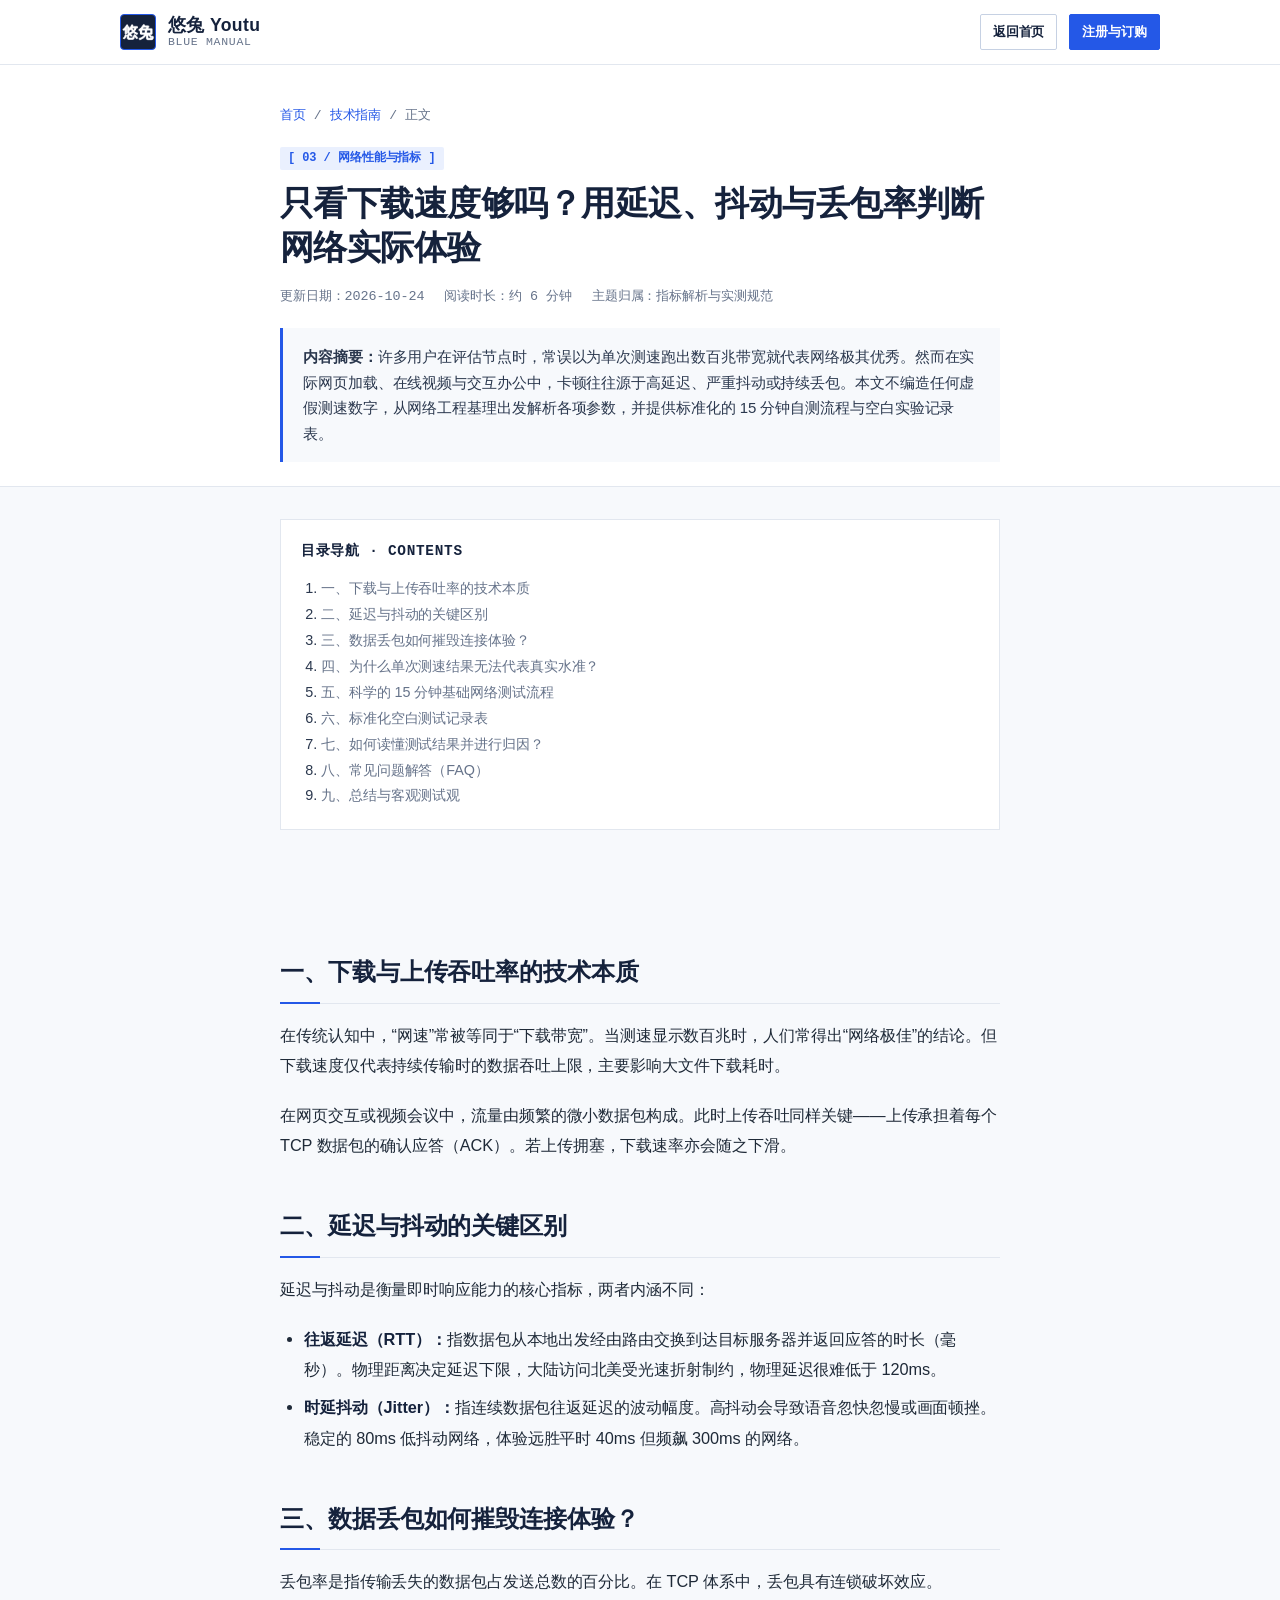
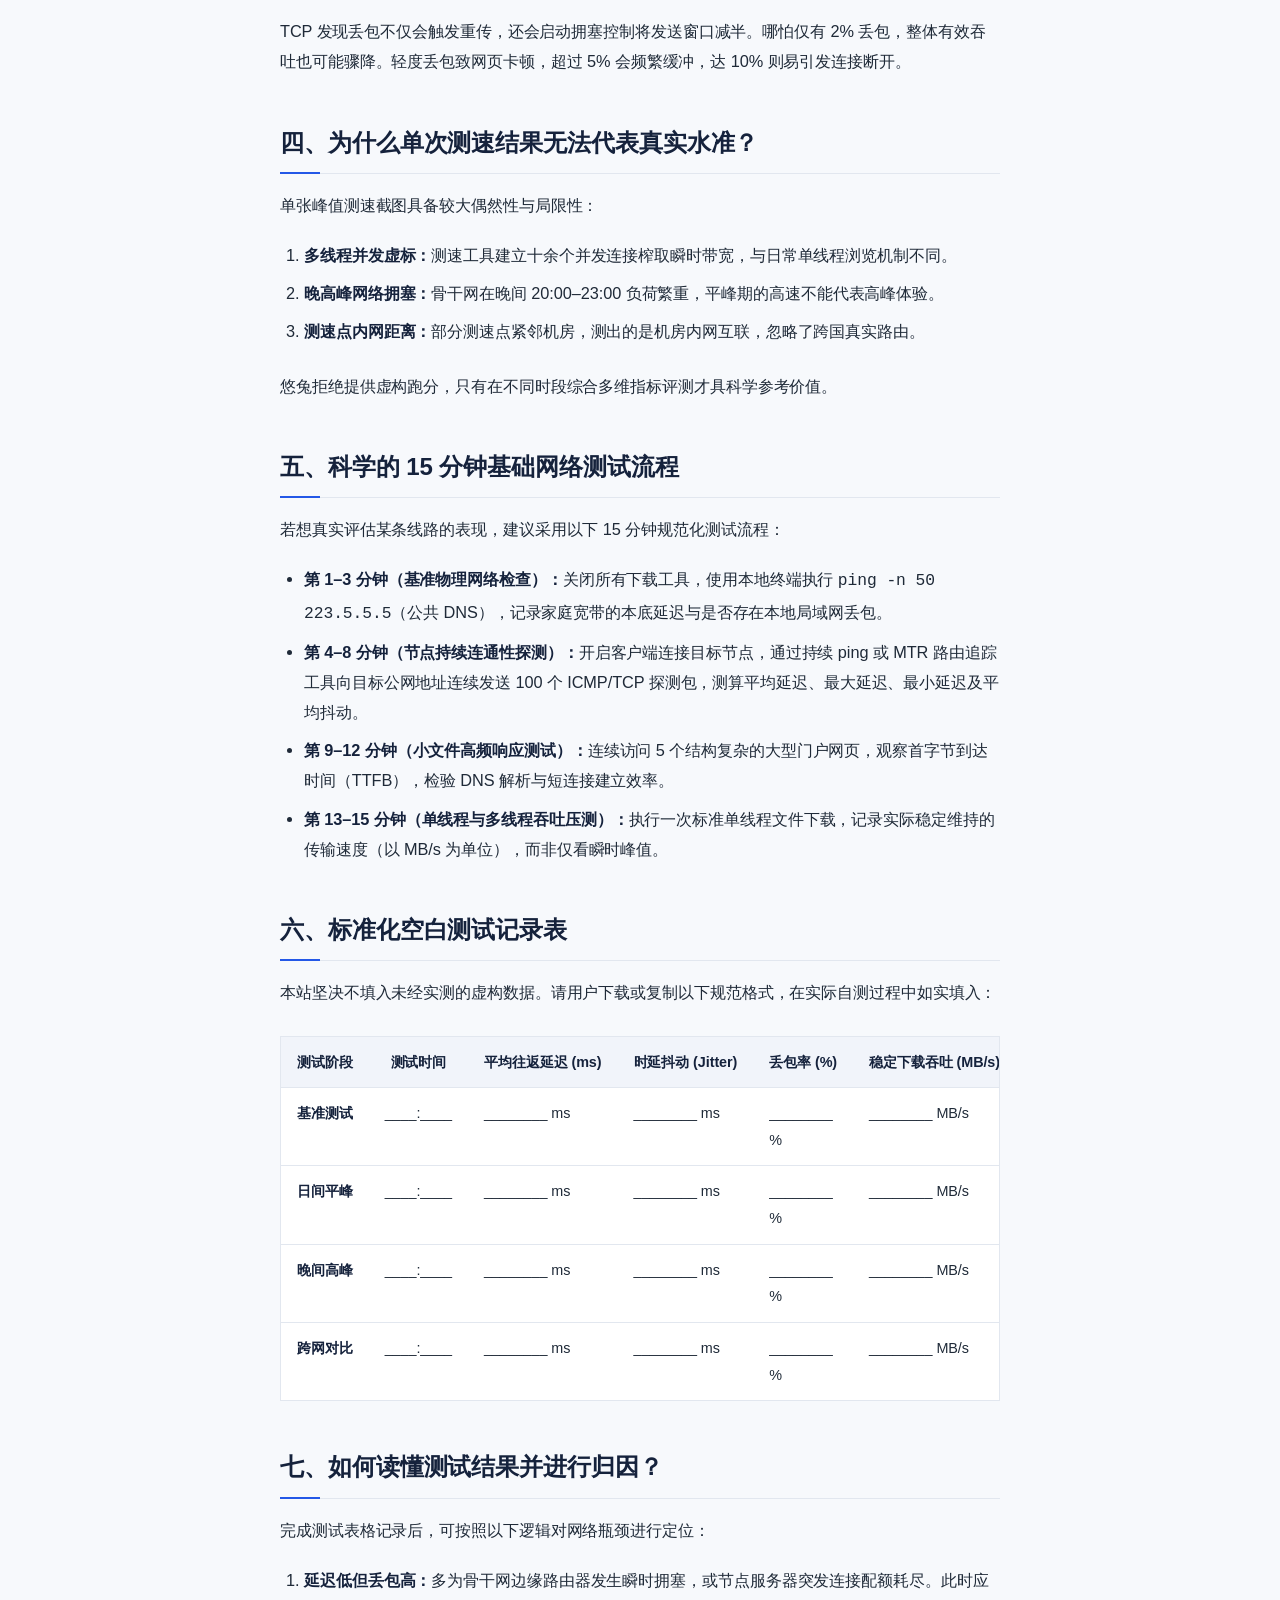
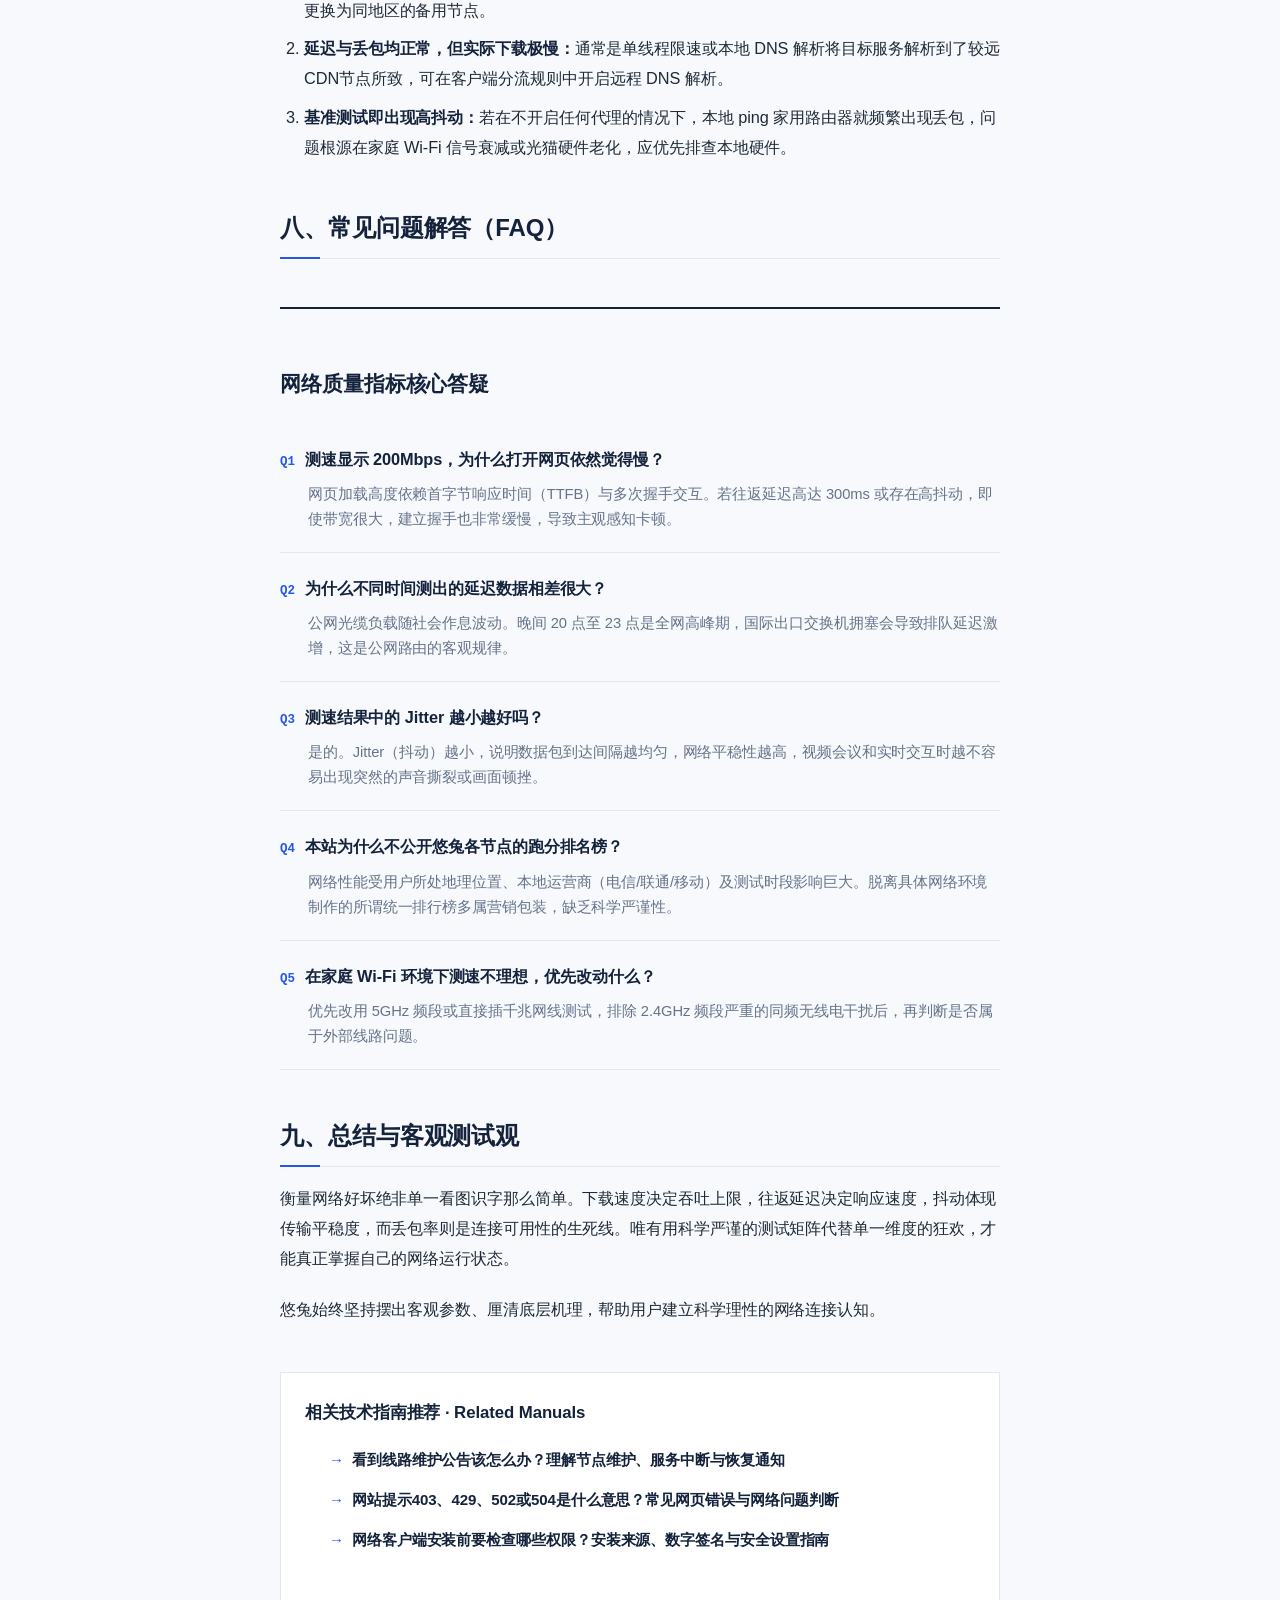
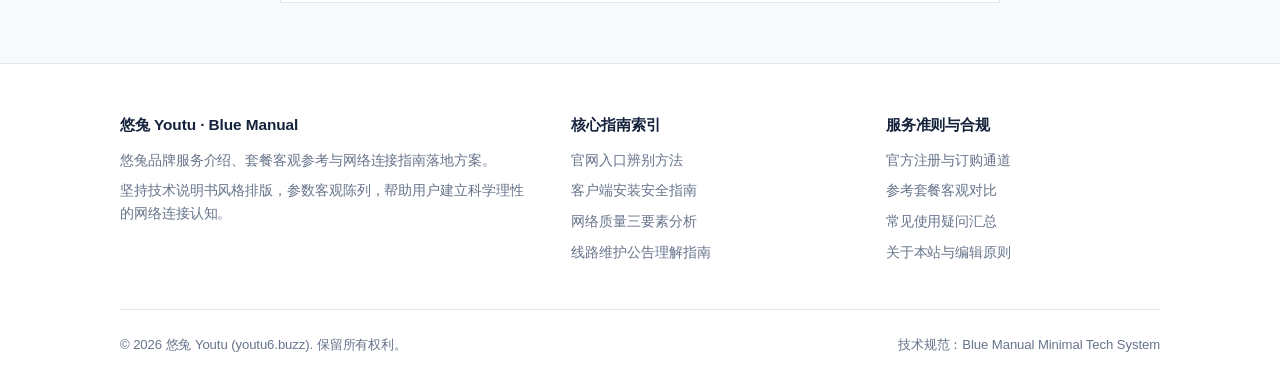
<file: articles/latency-jitter-packet-loss.html>
<!DOCTYPE html>
<html lang="zh-CN">
<head>
  <meta charset="UTF-8">
  <meta name="viewport" content="width=device-width, initial-scale=1.0">
  <title>只看下载速度够吗？用延迟、抖动与丢包率判断网络实际体验 - 悠兔蓝图指南</title>
  <meta name="description" content="测速带宽跑满就代表网络一定顺畅吗？本文系统阐述下载带宽、上传吞吐、往返延迟、时延抖动与丢包率的内在联系，揭示单次测速局限性，提供科学的15分钟综合测试方法与规范空白记录表。">
  <meta name="keywords" content="网络延迟与抖动,丢包率测试方法,测速带宽真相,网络质量评估指标,节点真实体验,15分钟测速流程,网络性能分析">
  <link rel="canonical" href="https://youtu6.buzz/articles/latency-jitter-packet-loss.html">
  <link rel="icon" type="image/x-icon" href="../favicon.ico">
  <link rel="icon" type="image/png" href="../favicon.png">
  <link rel="stylesheet" href="../assets/css/style.css">

  <!-- Open Graph -->
  <meta property="og:type" content="article">
  <meta property="og:locale" content="zh_CN">
  <meta property="og:site_name" content="悠兔 Youtu">
  <meta property="og:title" content="只看下载速度够吗？用延迟、抖动与丢包率判断网络实际体验">
  <meta property="og:description" content="深入阐述下载带宽、上传吞吐、往返延迟、时延抖动与丢包率的内在联系，提供科学的15分钟测试方法与空白记录表。">
  <meta property="og:url" content="https://youtu6.buzz/articles/latency-jitter-packet-loss.html">
  <meta property="og:image" content="https://youtu6.buzz/assets/images/logo.png">

  <!-- JSON-LD 结构化数据 -->
  <script type="application/ld+json">
  {
    "@context": "https://schema.org",
    "@graph": [
      {
        "@type": "Article",
        "@id": "https://youtu6.buzz/articles/latency-jitter-packet-loss.html#article",
        "isPartOf": {
          "@type": "WebPage",
          "@id": "https://youtu6.buzz/articles/latency-jitter-packet-loss.html"
        },
        "headline": "只看下载速度够吗？用延迟、抖动与丢包率判断网络实际体验",
        "description": "深入阐述下载带宽、上传吞吐、往返延迟、时延抖动与丢包率的内在联系，提供科学的15分钟测试方法与空白记录表。",
        "url": "https://youtu6.buzz/articles/latency-jitter-packet-loss.html",
        "datePublished": "2026-10-24T09:00:00+08:00",
        "dateModified": "2026-10-24T09:00:00+08:00",
        "inLanguage": "zh-CN",
        "publisher": {
          "@type": "Organization",
          "name": "悠兔",
          "url": "https://youtu6.buzz/",
          "logo": {
            "@type": "ImageObject",
            "url": "https://youtu6.buzz/assets/images/logo.png"
          }
        }
      },
      {
        "@type": "BreadcrumbList",
        "@id": "https://youtu6.buzz/articles/latency-jitter-packet-loss.html#breadcrumb",
        "itemListElement": [
          {
            "@type": "ListItem",
            "position": 1,
            "name": "悠兔首页",
            "item": "https://youtu6.buzz/"
          },
          {
            "@type": "ListItem",
            "position": 2,
            "name": "知识指南",
            "item": "https://youtu6.buzz/#articles"
          },
          {
            "@type": "ListItem",
            "position": 3,
            "name": "网络质量指标判断",
            "item": "https://youtu6.buzz/articles/latency-jitter-packet-loss.html"
          }
        ]
      }
    ]
  }
  </script>
</head>
<body>
  <header class="site-header">
    <div class="manual-container header-inner">
      <a href="../index.html" class="brand-anchor" aria-label="返回悠兔首页">
        <div class="brand-logo-frame">
          <img src="../assets/images/logo.png" alt="悠兔方形标识" width="36" height="36">
        </div>
        <div class="brand-naming">
          <span class="brand-naming-main">悠兔 Youtu</span>
          <span class="brand-naming-sub">Blue Manual</span>
        </div>
      </a>
      <div class="header-actions">
        <a href="../index.html" class="btn btn-outline btn-sm">返回首页</a>
        <a href="https://varnexa.lingdongaff.com/#/?code=HHoxxHGa" target="_blank" rel="sponsored noopener noreferrer" class="btn btn-primary btn-sm" data-action="register">注册与订购</a>
      </div>
    </div>
  </header>

  <header class="article-header">
    <div class="article-container">
      <div class="article-breadcrumb">
        <a href="../index.html">首页</a>
        <span>/</span>
        <a href="../index.html#articles">技术指南</a>
        <span>/</span>
        <span>正文</span>
      </div>
      <span class="article-category">[ 03 / 网络性能与指标 ]</span>
      <h1 class="article-h1">只看下载速度够吗？用延迟、抖动与丢包率判断网络实际体验</h1>
      <div class="article-meta-bar">
        <span>更新日期：2026-10-24</span>
        <span>阅读时长：约 6 分钟</span>
        <span>主题归属：指标解析与实测规范</span>
      </div>
      <div class="article-summary-box">
        <strong>内容摘要：</strong>许多用户在评估节点时，常误以为单次测速跑出数百兆带宽就代表网络极其优秀。然而在实际网页加载、在线视频与交互办公中，卡顿往往源于高延迟、严重抖动或持续丢包。本文不编造任何虚假测速数字，从网络工程基理出发解析各项参数，并提供标准化的 15 分钟自测流程与空白实验记录表。
      </div>
    </div>
  </header>

  <main class="article-container">
    <nav class="article-toc" aria-label="文章目录">
      <div class="article-toc-title">目录导航 · Contents</div>
      <ol>
        <li><a href="#section-1">一、下载与上传吞吐率的技术本质</a></li>
        <li><a href="#section-2">二、延迟与抖动的关键区别</a></li>
        <li><a href="#section-3">三、数据丢包如何摧毁连接体验？</a></li>
        <li><a href="#section-4">四、为什么单次测速结果无法代表真实水准？</a></li>
        <li><a href="#section-5">五、科学的 15 分钟基础网络测试流程</a></li>
        <li><a href="#section-6">六、标准化空白测试记录表</a></li>
        <li><a href="#section-7">七、如何读懂测试结果并进行归因？</a></li>
        <li><a href="#section-8">八、常见问题解答（FAQ）</a></li>
        <li><a href="#section-9">九、总结与客观测试观</a></li>
      </ol>
    </nav>

    <article class="article-body">
      <h2 id="section-1">一、下载与上传吞吐率的技术本质</h2>
      <p>
        在传统认知中，“网速”常被等同于“下载带宽”。当测速显示数百兆时，人们常得出“网络极佳”的结论。但下载速度仅代表持续传输时的数据吞吐上限，主要影响大文件下载耗时。
      </p>
      <p>
        在网页交互或视频会议中，流量由频繁的微小数据包构成。此时上传吞吐同样关键——上传承担着每个 TCP 数据包的确认应答（ACK）。若上传拥塞，下载速率亦会随之下滑。
      </p>

      <h2 id="section-2">二、延迟与抖动的关键区别</h2>
      <p>
        延迟与抖动是衡量即时响应能力的核心指标，两者内涵不同：
      </p>
      <ul>
        <li><strong>往返延迟（RTT）：</strong>指数据包从本地出发经由路由交换到达目标服务器并返回应答的时长（毫秒）。物理距离决定延迟下限，大陆访问北美受光速折射制约，物理延迟很难低于 120ms。</li>
        <li><strong>时延抖动（Jitter）：</strong>指连续数据包往返延迟的波动幅度。高抖动会导致语音忽快忽慢或画面顿挫。稳定的 80ms 低抖动网络，体验远胜平时 40ms 但频飙 300ms 的网络。</li>
      </ul>

      <h2 id="section-3">三、数据丢包如何摧毁连接体验？</h2>
      <p>
        丢包率是指传输丢失的数据包占发送总数的百分比。在 TCP 体系中，丢包具有连锁破坏效应。
      </p>
      <p>
        TCP 发现丢包不仅会触发重传，还会启动拥塞控制将发送窗口减半。哪怕仅有 2% 丢包，整体有效吞吐也可能骤降。轻度丢包致网页卡顿，超过 5% 会频繁缓冲，达 10% 则易引发连接断开。
      </p>

      <h2 id="section-4">四、为什么单次测速结果无法代表真实水准？</h2>
      <p>
        单张峰值测速截图具备较大偶然性与局限性：
      </p>
      <ol>
        <li><strong>多线程并发虚标：</strong>测速工具建立十余个并发连接榨取瞬时带宽，与日常单线程浏览机制不同。</li>
        <li><strong>晚高峰网络拥塞：</strong>骨干网在晚间 20:00–23:00 负荷繁重，平峰期的高速不能代表高峰体验。</li>
        <li><strong>测速点内网距离：</strong>部分测速点紧邻机房，测出的是机房内网互联，忽略了跨国真实路由。</li>
      </ol>
      <p>
        悠兔拒绝提供虚构跑分，只有在不同时段综合多维指标评测才具科学参考价值。
      </p>

      <h2 id="section-5">五、科学的 15 分钟基础网络测试流程</h2>
      <p>
        若想真实评估某条线路的表现，建议采用以下 15 分钟规范化测试流程：
      </p>
      <ul>
        <li><strong>第 1–3 分钟（基准物理网络检查）：</strong>关闭所有下载工具，使用本地终端执行 <code>ping -n 50 223.5.5.5</code>（公共 DNS），记录家庭宽带的本底延迟与是否存在本地局域网丢包。</li>
        <li><strong>第 4–8 分钟（节点持续连通性探测）：</strong>开启客户端连接目标节点，通过持续 ping 或 MTR 路由追踪工具向目标公网地址连续发送 100 个 ICMP/TCP 探测包，测算平均延迟、最大延迟、最小延迟及平均抖动。</li>
        <li><strong>第 9–12 分钟（小文件高频响应测试）：</strong>连续访问 5 个结构复杂的大型门户网页，观察首字节到达时间（TTFB），检验 DNS 解析与短连接建立效率。</li>
        <li><strong>第 13–15 分钟（单线程与多线程吞吐压测）：</strong>执行一次标准单线程文件下载，记录实际稳定维持的传输速度（以 MB/s 为单位），而非仅看瞬时峰值。</li>
      </ul>

      <h2 id="section-6">六、标准化空白测试记录表</h2>
      <p>
        本站坚决不填入未经实测的虚构数据。请用户下载或复制以下规范格式，在实际自测过程中如实填入：
      </p>
      <div class="article-table-wrap">
        <table class="article-table">
          <thead>
            <tr>
              <th>测试阶段</th>
              <th>测试时间</th>
              <th>平均往返延迟 (ms)</th>
              <th>时延抖动 (Jitter)</th>
              <th>丢包率 (%)</th>
              <th>稳定下载吞吐 (MB/s)</th>
              <th>当前主观体验备注</th>
            </tr>
          </thead>
          <tbody>
            <tr>
              <td><strong>基准测试</strong></td>
              <td>____:____</td>
              <td>________ ms</td>
              <td>________ ms</td>
              <td>________ %</td>
              <td>________ MB/s</td>
              <td>本地宽带直连基准状态</td>
            </tr>
            <tr>
              <td><strong>日间平峰</strong></td>
              <td>____:____</td>
              <td>________ ms</td>
              <td>________ ms</td>
              <td>________ %</td>
              <td>________ MB/s</td>
              <td>日常办公与网页交互</td>
            </tr>
            <tr>
              <td><strong>晚间高峰</strong></td>
              <td>____:____</td>
              <td>________ ms</td>
              <td>________ ms</td>
              <td>________ %</td>
              <td>________ MB/s</td>
              <td>公网骨干网高负载期表现</td>
            </tr>
            <tr>
              <td><strong>跨网对比</strong></td>
              <td>____:____</td>
              <td>________ ms</td>
              <td>________ ms</td>
              <td>________ %</td>
              <td>________ MB/s</td>
              <td>切换手机热点或不同运营商</td>
            </tr>
          </tbody>
        </table>
      </div>

      <h2 id="section-7">七、如何读懂测试结果并进行归因？</h2>
      <p>
        完成测试表格记录后，可按照以下逻辑对网络瓶颈进行定位：
      </p>
      <ol>
        <li><strong>延迟低但丢包高：</strong>多为骨干网边缘路由器发生瞬时拥塞，或节点服务器突发连接配额耗尽。此时应更换为同地区的备用节点。</li>
        <li><strong>延迟与丢包均正常，但实际下载极慢：</strong>通常是单线程限速或本地 DNS 解析将目标服务解析到了较远CDN节点所致，可在客户端分流规则中开启远程 DNS 解析。</li>
        <li><strong>基准测试即出现高抖动：</strong>若在不开启任何代理的情况下，本地 ping 家用路由器就频繁出现丢包，问题根源在家庭 Wi-Fi 信号衰减或光猫硬件老化，应优先排查本地硬件。</li>
      </ol>

      <h2 id="section-8">八、常见问题解答（FAQ）</h2>
      <div class="article-faq-section">
        <h3>网络质量指标核心答疑</h3>
        
        <div class="faq-item">
          <div class="faq-q">
            <span class="faq-tag">Q1</span>
            <span>测速显示 200Mbps，为什么打开网页依然觉得慢？</span>
          </div>
          <div class="faq-a">
            网页加载高度依赖首字节响应时间（TTFB）与多次握手交互。若往返延迟高达 300ms 或存在高抖动，即使带宽很大，建立握手也非常缓慢，导致主观感知卡顿。
          </div>
        </div>

        <div class="faq-item">
          <div class="faq-q">
            <span class="faq-tag">Q2</span>
            <span>为什么不同时间测出的延迟数据相差很大？</span>
          </div>
          <div class="faq-a">
            公网光缆负载随社会作息波动。晚间 20 点至 23 点是全网高峰期，国际出口交换机拥塞会导致排队延迟激增，这是公网路由的客观规律。
          </div>
        </div>

        <div class="faq-item">
          <div class="faq-q">
            <span class="faq-tag">Q3</span>
            <span>测速结果中的 Jitter 越小越好吗？</span>
          </div>
          <div class="faq-a">
            是的。Jitter（抖动）越小，说明数据包到达间隔越均匀，网络平稳性越高，视频会议和实时交互时越不容易出现突然的声音撕裂或画面顿挫。
          </div>
        </div>

        <div class="faq-item">
          <div class="faq-q">
            <span class="faq-tag">Q4</span>
            <span>本站为什么不公开悠兔各节点的跑分排名榜？</span>
          </div>
          <div class="faq-a">
            网络性能受用户所处地理位置、本地运营商（电信/联通/移动）及测试时段影响巨大。脱离具体网络环境制作的所谓统一排行榜多属营销包装，缺乏科学严谨性。
          </div>
        </div>

        <div class="faq-item">
          <div class="faq-q">
            <span class="faq-tag">Q5</span>
            <span>在家庭 Wi-Fi 环境下测速不理想，优先改动什么？</span>
          </div>
          <div class="faq-a">
            优先改用 5GHz 频段或直接插千兆网线测试，排除 2.4GHz 频段严重的同频无线电干扰后，再判断是否属于外部线路问题。
          </div>
        </div>
      </div>

      <h2 id="section-9">九、总结与客观测试观</h2>
      <p>
        衡量网络好坏绝非单一看图识字那么简单。下载速度决定吞吐上限，往返延迟决定响应速度，抖动体现传输平稳度，而丢包率则是连接可用性的生死线。唯有用科学严谨的测试矩阵代替单一维度的狂欢，才能真正掌握自己的网络运行状态。
      </p>
      <p>
        悠兔始终坚持摆出客观参数、厘清底层机理，帮助用户建立科学理性的网络连接认知。
      </p>

      <div class="article-related-box">
        <h4>相关技术指南推荐 · Related Manuals</h4>
        <ul class="article-related-list">
          <li>
            <a href="./network-maintenance-notices.html">
              <span>&rarr;</span>
              <strong>看到线路维护公告该怎么办？理解节点维护、服务中断与恢复通知</strong>
            </a>
          </li>
          <li>
            <a href="./http-error-status-guide.html">
              <span>&rarr;</span>
              <strong>网站提示403、429、502或504是什么意思？常见网页错误与网络问题判断</strong>
            </a>
          </li>
          <li>
            <a href="./client-installation-safety.html">
              <span>&rarr;</span>
              <strong>网络客户端安装前要检查哪些权限？安装来源、数字签名与安全设置指南</strong>
            </a>
          </li>
        </ul>
      </div>
    </article>
  </main>

  <footer class="site-footer">
    <div class="manual-container">
      <div class="footer-top-grid">
        <div class="footer-col">
          <h4>悠兔 Youtu · Blue Manual</h4>
          <p>悠兔品牌服务介绍、套餐客观参考与网络连接指南落地方案。</p>
          <p>坚持技术说明书风格排版，参数客观陈列，帮助用户建立科学理性的网络连接认知。</p>
        </div>
        <div class="footer-col">
          <h4>核心指南索引</h4>
          <ul class="footer-links">
            <li><a href="./youtu-website-authenticity.html">官网入口辨别方法</a></li>
            <li><a href="./client-installation-safety.html">客户端安装安全指南</a></li>
            <li><a href="./latency-jitter-packet-loss.html">网络质量三要素分析</a></li>
            <li><a href="./network-maintenance-notices.html">线路维护公告理解指南</a></li>
          </ul>
        </div>
        <div class="footer-col">
          <h4>服务准则与合规</h4>
          <ul class="footer-links">
            <li><a href="https://varnexa.lingdongaff.com/#/?code=HHoxxHGa" target="_blank" rel="sponsored noopener noreferrer" data-action="register">官方注册与订购通道</a></li>
            <li><a href="../index.html#plans">参考套餐客观对比</a></li>
            <li><a href="../index.html#faq">常见使用疑问汇总</a></li>
            <li><a href="../index.html#about">关于本站与编辑原则</a></li>
          </ul>
        </div>
      </div>
      <div class="footer-bottom">
        <span>&copy; 2026 悠兔 Youtu (youtu6.buzz). 保留所有权利。</span>
        <span>技术规范：Blue Manual Minimal Tech System</span>
      </div>
    </div>
  </footer>

  <script src="../config/site.js"></script>
  <script src="../assets/js/main.js"></script>
</body>
</html>
</file>
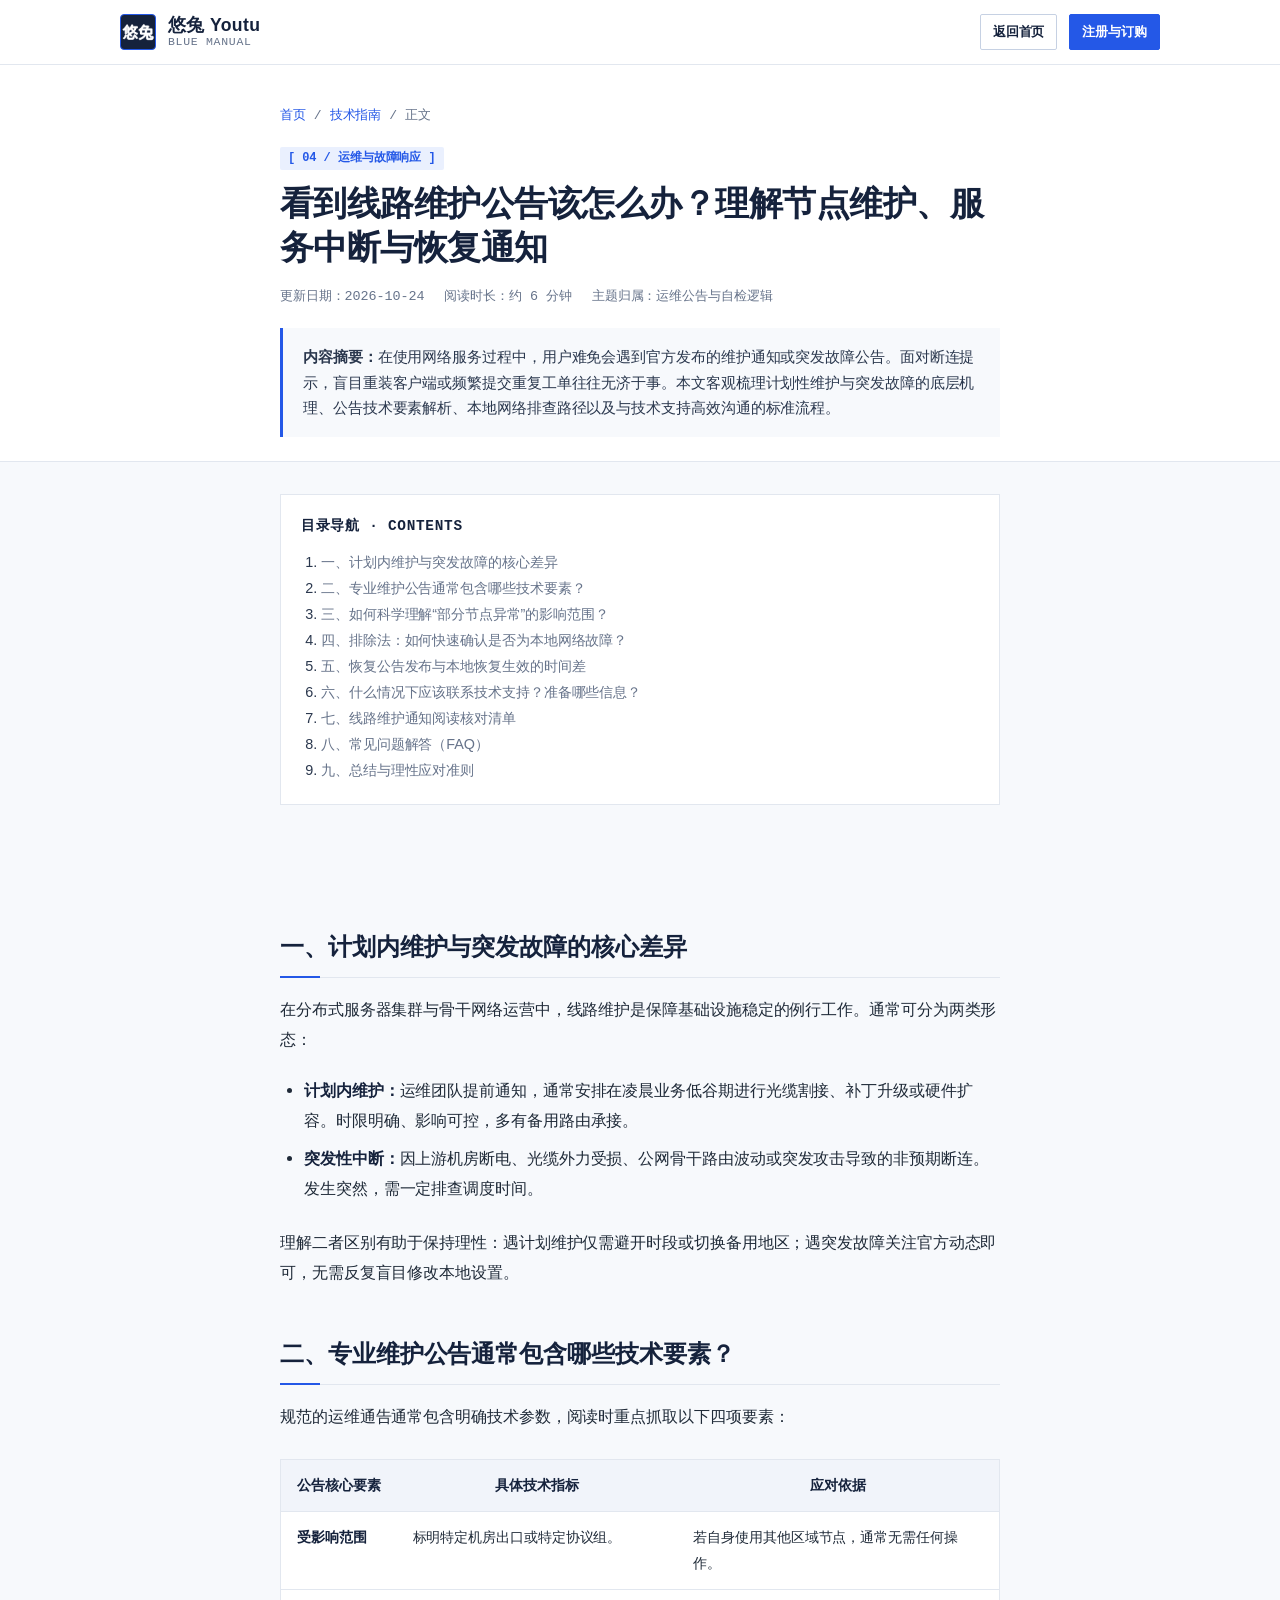
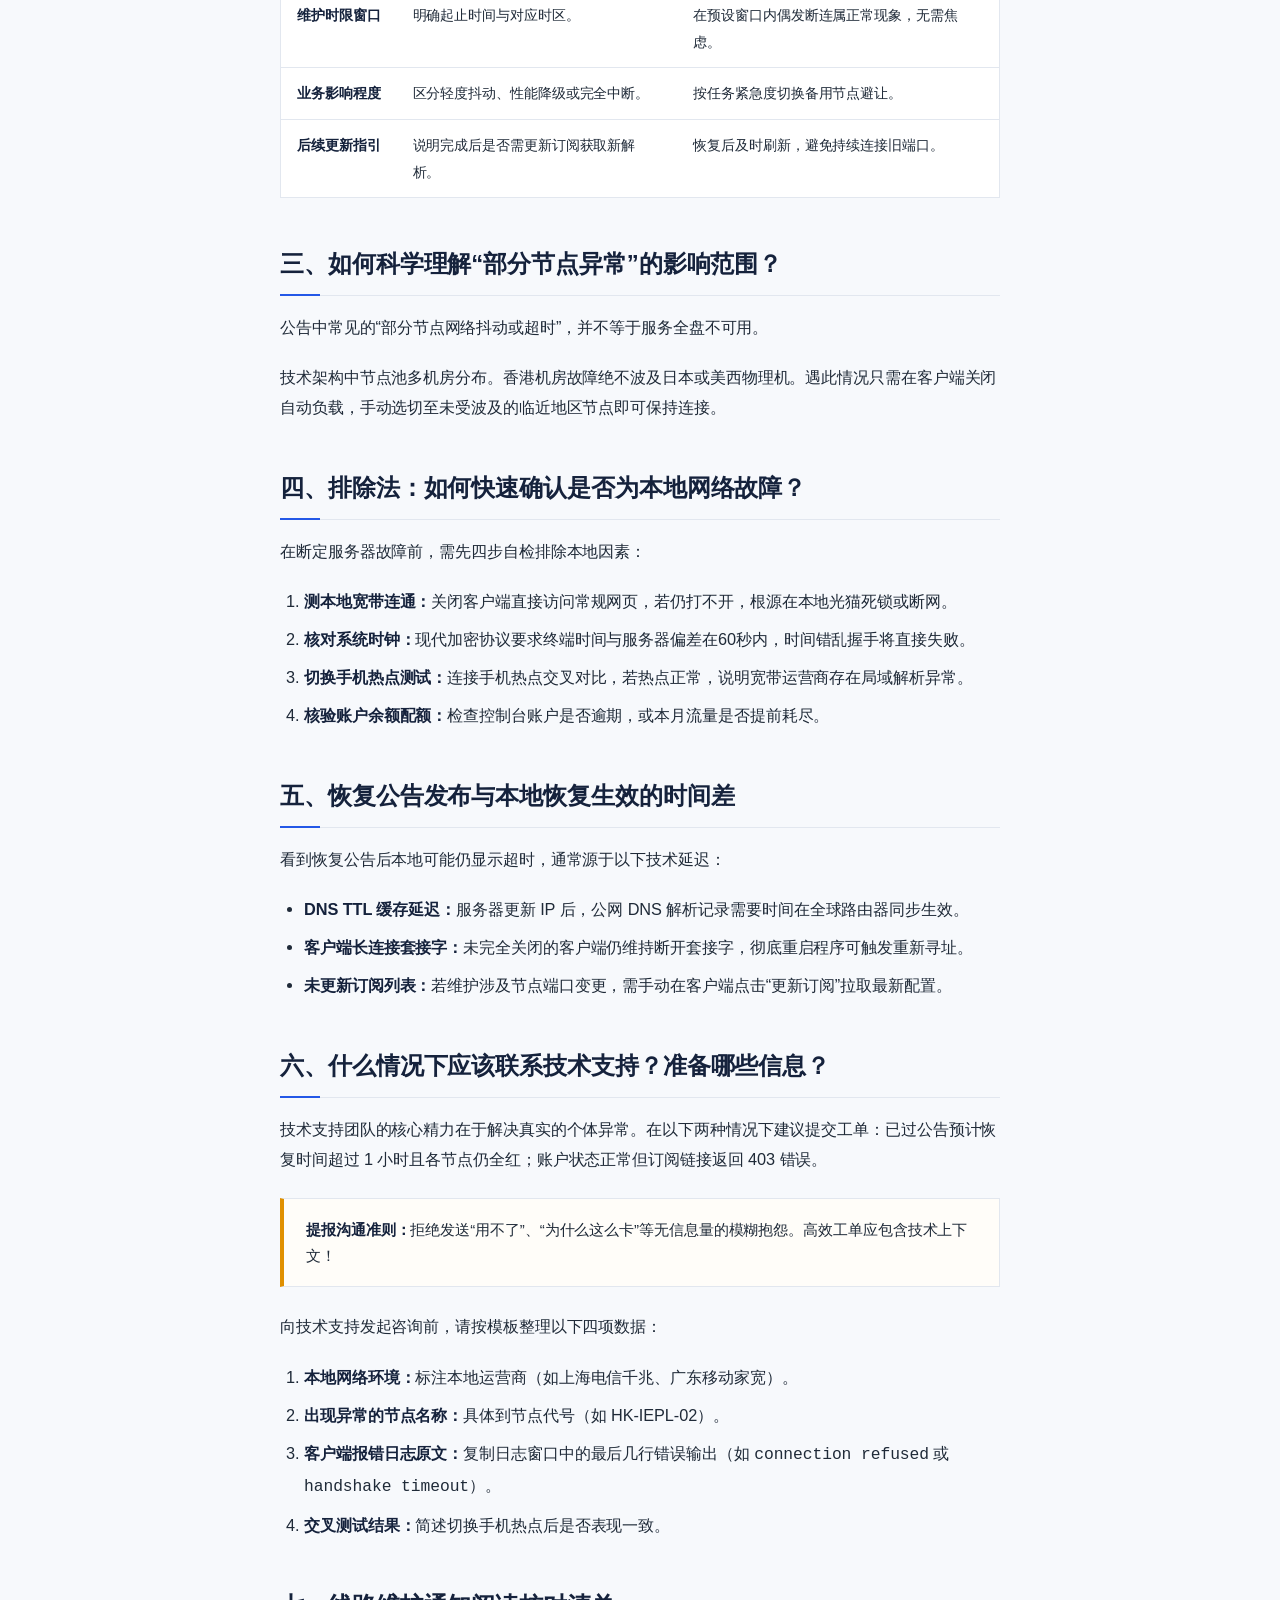
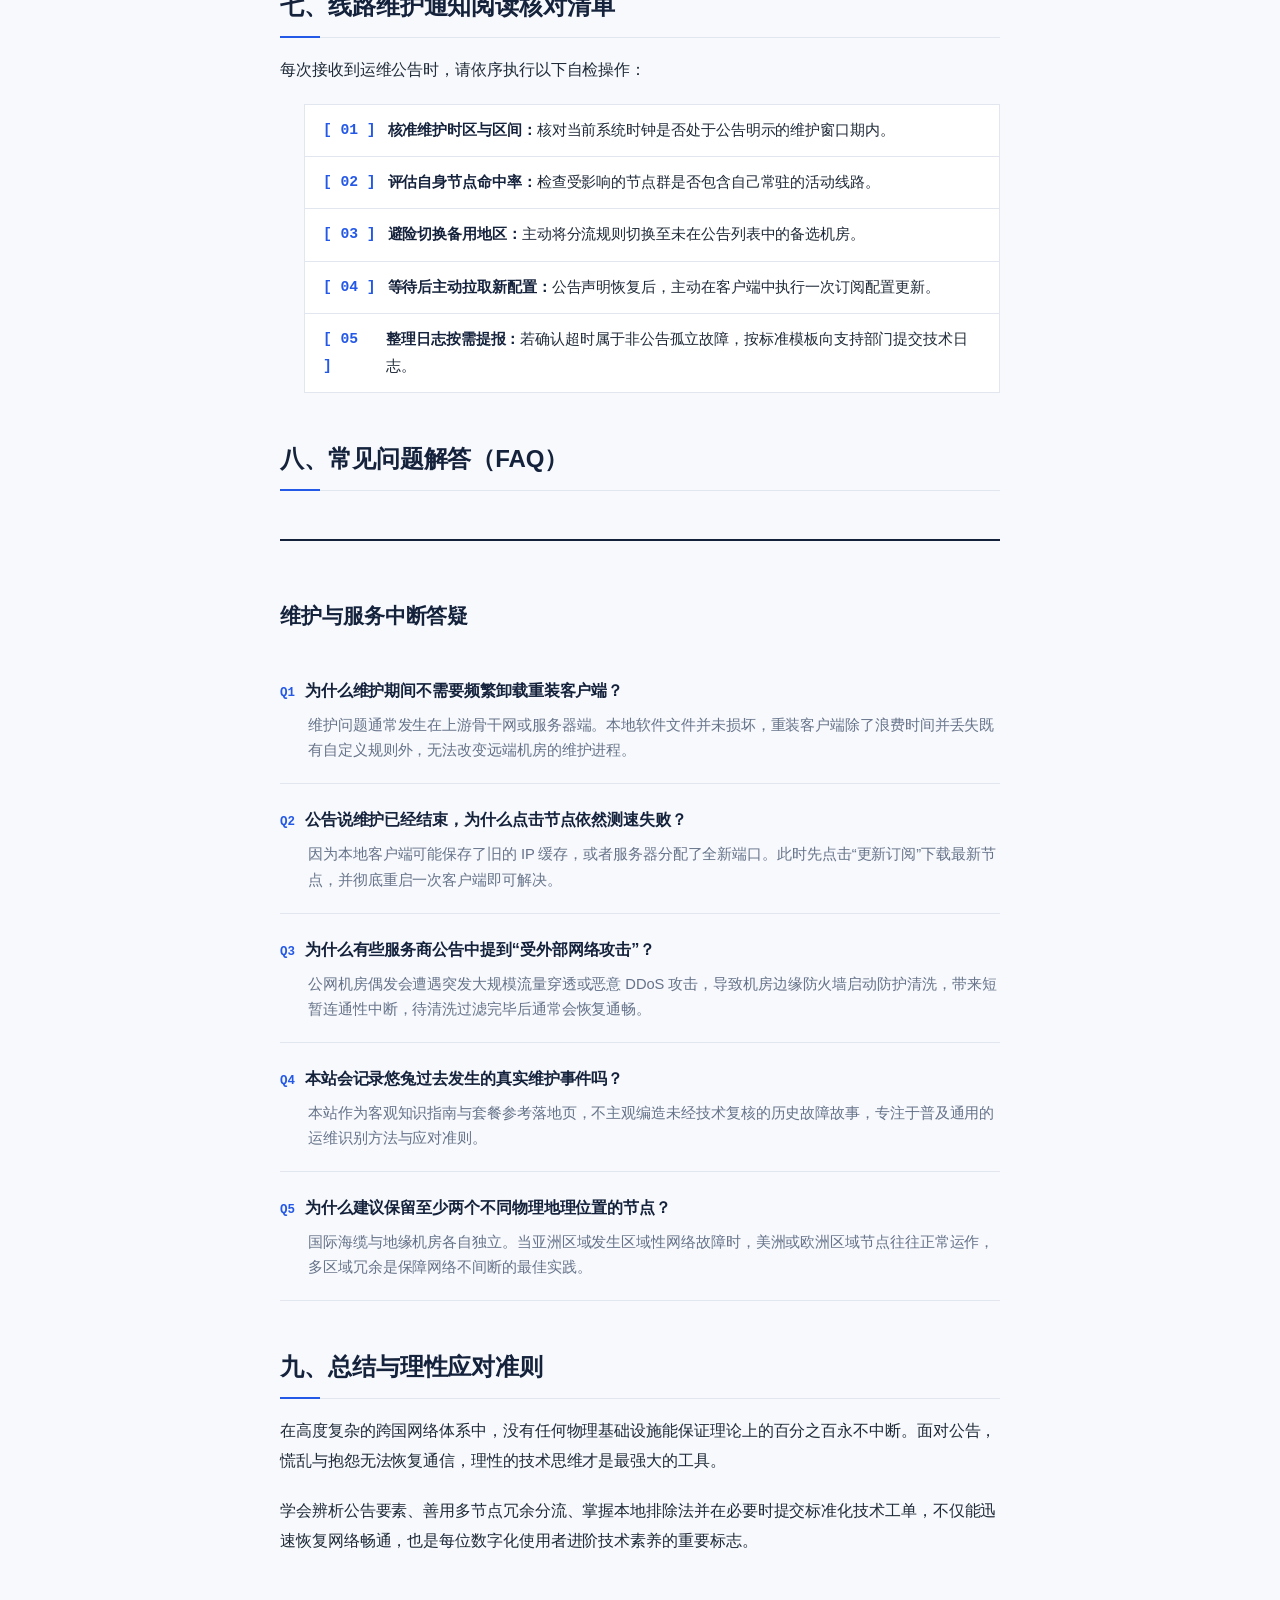
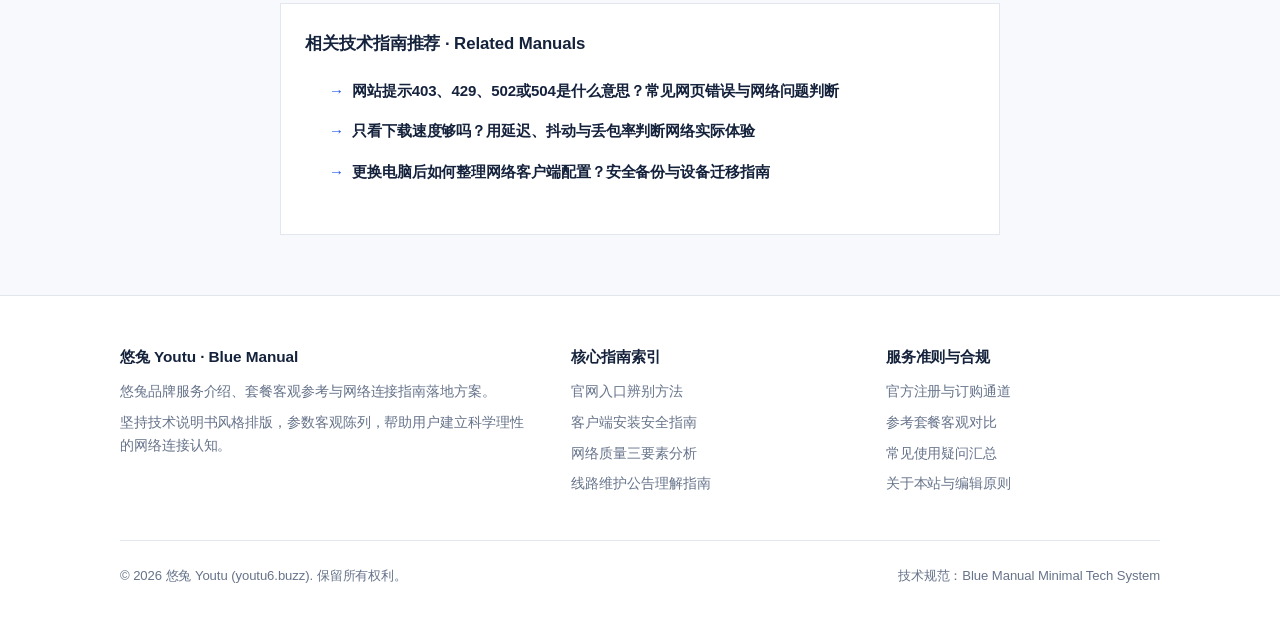
<file: articles/network-maintenance-notices.html>
<!DOCTYPE html>
<html lang="zh-CN">
<head>
  <meta charset="UTF-8">
  <meta name="viewport" content="width=device-width, initial-scale=1.0">
  <title>看到线路维护公告该怎么办？理解节点维护、服务中断与恢复通知 - 悠兔蓝图指南</title>
  <meta name="description" content="服务运维公告发布时用户该如何应对？本文系统梳理计划内维护与突发故障的区别、维护公告技术要素解析、部分节点异常判定、本地网络自检排查及工单支持提报规范，配备标准阅读清单。">
  <meta name="keywords" content="线路维护公告,节点维护排查,网络服务中断,恢复通知核对,网络故障自检,工单提报规范,悠兔维护说明">
  <link rel="canonical" href="https://youtu6.buzz/articles/network-maintenance-notices.html">
  <link rel="icon" type="image/x-icon" href="../favicon.ico">
  <link rel="icon" type="image/png" href="../favicon.png">
  <link rel="stylesheet" href="../assets/css/style.css">

  <!-- Open Graph -->
  <meta property="og:type" content="article">
  <meta property="og:locale" content="zh_CN">
  <meta property="og:site_name" content="悠兔 Youtu">
  <meta property="og:title" content="看到线路维护公告该怎么办？理解节点维护、服务中断与恢复通知">
  <meta property="og:description" content="系统梳理计划维护与突发故障区别、公告要素解析、部分节点异常判定及本地自检排查规范。">
  <meta property="og:url" content="https://youtu6.buzz/articles/network-maintenance-notices.html">
  <meta property="og:image" content="https://youtu6.buzz/assets/images/logo.png">

  <!-- JSON-LD 结构化数据 -->
  <script type="application/ld+json">
  {
    "@context": "https://schema.org",
    "@graph": [
      {
        "@type": "Article",
        "@id": "https://youtu6.buzz/articles/network-maintenance-notices.html#article",
        "isPartOf": {
          "@type": "WebPage",
          "@id": "https://youtu6.buzz/articles/network-maintenance-notices.html"
        },
        "headline": "看到线路维护公告该怎么办？理解节点维护、服务中断与恢复通知",
        "description": "系统梳理计划维护与突发故障区别、公告要素解析、部分节点异常判定及本地自检排查规范。",
        "url": "https://youtu6.buzz/articles/network-maintenance-notices.html",
        "datePublished": "2026-10-24T09:30:00+08:00",
        "dateModified": "2026-10-24T09:30:00+08:00",
        "inLanguage": "zh-CN",
        "publisher": {
          "@type": "Organization",
          "name": "悠兔",
          "url": "https://youtu6.buzz/",
          "logo": {
            "@type": "ImageObject",
            "url": "https://youtu6.buzz/assets/images/logo.png"
          }
        }
      },
      {
        "@type": "BreadcrumbList",
        "@id": "https://youtu6.buzz/articles/network-maintenance-notices.html#breadcrumb",
        "itemListElement": [
          {
            "@type": "ListItem",
            "position": 1,
            "name": "悠兔首页",
            "item": "https://youtu6.buzz/"
          },
          {
            "@type": "ListItem",
            "position": 2,
            "name": "知识指南",
            "item": "https://youtu6.buzz/#articles"
          },
          {
            "@type": "ListItem",
            "position": 3,
            "name": "线路维护公告指南",
            "item": "https://youtu6.buzz/articles/network-maintenance-notices.html"
          }
        ]
      }
    ]
  }
  </script>
</head>
<body>
  <header class="site-header">
    <div class="manual-container header-inner">
      <a href="../index.html" class="brand-anchor" aria-label="返回悠兔首页">
        <div class="brand-logo-frame">
          <img src="../assets/images/logo.png" alt="悠兔方形标识" width="36" height="36">
        </div>
        <div class="brand-naming">
          <span class="brand-naming-main">悠兔 Youtu</span>
          <span class="brand-naming-sub">Blue Manual</span>
        </div>
      </a>
      <div class="header-actions">
        <a href="../index.html" class="btn btn-outline btn-sm">返回首页</a>
        <a href="https://varnexa.lingdongaff.com/#/?code=HHoxxHGa" target="_blank" rel="sponsored noopener noreferrer" class="btn btn-primary btn-sm" data-action="register">注册与订购</a>
      </div>
    </div>
  </header>

  <header class="article-header">
    <div class="article-container">
      <div class="article-breadcrumb">
        <a href="../index.html">首页</a>
        <span>/</span>
        <a href="../index.html#articles">技术指南</a>
        <span>/</span>
        <span>正文</span>
      </div>
      <span class="article-category">[ 04 / 运维与故障响应 ]</span>
      <h1 class="article-h1">看到线路维护公告该怎么办？理解节点维护、服务中断与恢复通知</h1>
      <div class="article-meta-bar">
        <span>更新日期：2026-10-24</span>
        <span>阅读时长：约 6 分钟</span>
        <span>主题归属：运维公告与自检逻辑</span>
      </div>
      <div class="article-summary-box">
        <strong>内容摘要：</strong>在使用网络服务过程中，用户难免会遇到官方发布的维护通知或突发故障公告。面对断连提示，盲目重装客户端或频繁提交重复工单往往无济于事。本文客观梳理计划性维护与突发故障的底层机理、公告技术要素解析、本地网络排查路径以及与技术支持高效沟通的标准流程。
      </div>
    </div>
  </header>

  <main class="article-container">
    <nav class="article-toc" aria-label="文章目录">
      <div class="article-toc-title">目录导航 · Contents</div>
      <ol>
        <li><a href="#section-1">一、计划内维护与突发故障的核心差异</a></li>
        <li><a href="#section-2">二、专业维护公告通常包含哪些技术要素？</a></li>
        <li><a href="#section-3">三、如何科学理解“部分节点异常”的影响范围？</a></li>
        <li><a href="#section-4">四、排除法：如何快速确认是否为本地网络故障？</a></li>
        <li><a href="#section-5">五、恢复公告发布与本地恢复生效的时间差</a></li>
        <li><a href="#section-6">六、什么情况下应该联系技术支持？准备哪些信息？</a></li>
        <li><a href="#section-7">七、线路维护通知阅读核对清单</a></li>
        <li><a href="#section-8">八、常见问题解答（FAQ）</a></li>
        <li><a href="#section-9">九、总结与理性应对准则</a></li>
      </ol>
    </nav>

    <article class="article-body">
      <h2 id="section-1">一、计划内维护与突发故障的核心差异</h2>
      <p>
        在分布式服务器集群与骨干网络运营中，线路维护是保障基础设施稳定的例行工作。通常可分为两类形态：
      </p>
      <ul>
        <li><strong>计划内维护：</strong>运维团队提前通知，通常安排在凌晨业务低谷期进行光缆割接、补丁升级或硬件扩容。时限明确、影响可控，多有备用路由承接。</li>
        <li><strong>突发性中断：</strong>因上游机房断电、光缆外力受损、公网骨干路由波动或突发攻击导致的非预期断连。发生突然，需一定排查调度时间。</li>
      </ul>
      <p>
        理解二者区别有助于保持理性：遇计划维护仅需避开时段或切换备用地区；遇突发故障关注官方动态即可，无需反复盲目修改本地设置。
      </p>

      <h2 id="section-2">二、专业维护公告通常包含哪些技术要素？</h2>
      <p>
        规范的运维通告通常包含明确技术参数，阅读时重点抓取以下四项要素：
      </p>
      <div class="article-table-wrap">
        <table class="article-table">
          <thead>
            <tr>
              <th>公告核心要素</th>
              <th>具体技术指标</th>
              <th>应对依据</th>
            </tr>
          </thead>
          <tbody>
            <tr>
              <td><strong>受影响范围</strong></td>
              <td>标明特定机房出口或特定协议组。</td>
              <td>若自身使用其他区域节点，通常无需任何操作。</td>
            </tr>
            <tr>
              <td><strong>维护时限窗口</strong></td>
              <td>明确起止时间与对应时区。</td>
              <td>在预设窗口内偶发断连属正常现象，无需焦虑。</td>
            </tr>
            <tr>
              <td><strong>业务影响程度</strong></td>
              <td>区分轻度抖动、性能降级或完全中断。</td>
              <td>按任务紧急度切换备用节点避让。</td>
            </tr>
            <tr>
              <td><strong>后续更新指引</strong></td>
              <td>说明完成后是否需更新订阅获取新解析。</td>
              <td>恢复后及时刷新，避免持续连接旧端口。</td>
            </tr>
          </tbody>
        </table>
      </div>

      <h2 id="section-3">三、如何科学理解“部分节点异常”的影响范围？</h2>
      <p>
        公告中常见的“部分节点网络抖动或超时”，并不等于服务全盘不可用。
      </p>
      <p>
        技术架构中节点池多机房分布。香港机房故障绝不波及日本或美西物理机。遇此情况只需在客户端关闭自动负载，手动选切至未受波及的临近地区节点即可保持连接。
      </p>

      <h2 id="section-4">四、排除法：如何快速确认是否为本地网络故障？</h2>
      <p>
        在断定服务器故障前，需先四步自检排除本地因素：
      </p>
      <ol>
        <li><strong>测本地宽带连通：</strong>关闭客户端直接访问常规网页，若仍打不开，根源在本地光猫死锁或断网。</li>
        <li><strong>核对系统时钟：</strong>现代加密协议要求终端时间与服务器偏差在60秒内，时间错乱握手将直接失败。</li>
        <li><strong>切换手机热点测试：</strong>连接手机热点交叉对比，若热点正常，说明宽带运营商存在局域解析异常。</li>
        <li><strong>核验账户余额配额：</strong>检查控制台账户是否逾期，或本月流量是否提前耗尽。</li>
      </ol>

      <h2 id="section-5">五、恢复公告发布与本地恢复生效的时间差</h2>
      <p>
        看到恢复公告后本地可能仍显示超时，通常源于以下技术延迟：
      </p>
      <ul>
        <li><strong>DNS TTL 缓存延迟：</strong>服务器更新 IP 后，公网 DNS 解析记录需要时间在全球路由器同步生效。</li>
        <li><strong>客户端长连接套接字：</strong>未完全关闭的客户端仍维持断开套接字，彻底重启程序可触发重新寻址。</li>
        <li><strong>未更新订阅列表：</strong>若维护涉及节点端口变更，需手动在客户端点击“更新订阅”拉取最新配置。</li>
      </ul>

      <h2 id="section-6">六、什么情况下应该联系技术支持？准备哪些信息？</h2>
      <p>
        技术支持团队的核心精力在于解决真实的个体异常。在以下两种情况下建议提交工单：已过公告预计恢复时间超过 1 小时且各节点仍全红；账户状态正常但订阅链接返回 403 错误。
      </p>
      <div class="article-callout callout-warn">
        <strong>提报沟通准则：</strong>拒绝发送“用不了”、“为什么这么卡”等无信息量的模糊抱怨。高效工单应包含技术上下文！
      </div>
      <p>
        向技术支持发起咨询前，请按模板整理以下四项数据：
      </p>
      <ol>
        <li><strong>本地网络环境：</strong>标注本地运营商（如上海电信千兆、广东移动家宽）。</li>
        <li><strong>出现异常的节点名称：</strong>具体到节点代号（如 HK-IEPL-02）。</li>
        <li><strong>客户端报错日志原文：</strong>复制日志窗口中的最后几行错误输出（如 <code>connection refused</code> 或 <code>handshake timeout</code>）。</li>
        <li><strong>交叉测试结果：</strong>简述切换手机热点后是否表现一致。</li>
      </ol>

      <h2 id="section-7">七、线路维护通知阅读核对清单</h2>
      <p>
        每次接收到运维公告时，请依序执行以下自检操作：
      </p>
      <ul class="article-checklist">
        <li>
          <span class="chk-box">[ 01 ]</span>
          <div><strong>核准维护时区与区间：</strong>核对当前系统时钟是否处于公告明示的维护窗口期内。</div>
        </li>
        <li>
          <span class="chk-box">[ 02 ]</span>
          <div><strong>评估自身节点命中率：</strong>检查受影响的节点群是否包含自己常驻的活动线路。</div>
        </li>
        <li>
          <span class="chk-box">[ 03 ]</span>
          <div><strong>避险切换备用地区：</strong>主动将分流规则切换至未在公告列表中的备选机房。</div>
        </li>
        <li>
          <span class="chk-box">[ 04 ]</span>
          <div><strong>等待后主动拉取新配置：</strong>公告声明恢复后，主动在客户端中执行一次订阅配置更新。</div>
        </li>
        <li>
          <span class="chk-box">[ 05 ]</span>
          <div><strong>整理日志按需提报：</strong>若确认超时属于非公告孤立故障，按标准模板向支持部门提交技术日志。</div>
        </li>
      </ul>

      <h2 id="section-8">八、常见问题解答（FAQ）</h2>
      <div class="article-faq-section">
        <h3>维护与服务中断答疑</h3>
        
        <div class="faq-item">
          <div class="faq-q">
            <span class="faq-tag">Q1</span>
            <span>为什么维护期间不需要频繁卸载重装客户端？</span>
          </div>
          <div class="faq-a">
            维护问题通常发生在上游骨干网或服务器端。本地软件文件并未损坏，重装客户端除了浪费时间并丢失既有自定义规则外，无法改变远端机房的维护进程。
          </div>
        </div>

        <div class="faq-item">
          <div class="faq-q">
            <span class="faq-tag">Q2</span>
            <span>公告说维护已经结束，为什么点击节点依然测速失败？</span>
          </div>
          <div class="faq-a">
            因为本地客户端可能保存了旧的 IP 缓存，或者服务器分配了全新端口。此时先点击“更新订阅”下载最新节点，并彻底重启一次客户端即可解决。
          </div>
        </div>

        <div class="faq-item">
          <div class="faq-q">
            <span class="faq-tag">Q3</span>
            <span>为什么有些服务商公告中提到“受外部网络攻击”？</span>
          </div>
          <div class="faq-a">
            公网机房偶发会遭遇突发大规模流量穿透或恶意 DDoS 攻击，导致机房边缘防火墙启动防护清洗，带来短暂连通性中断，待清洗过滤完毕后通常会恢复通畅。
          </div>
        </div>

        <div class="faq-item">
          <div class="faq-q">
            <span class="faq-tag">Q4</span>
            <span>本站会记录悠兔过去发生的真实维护事件吗？</span>
          </div>
          <div class="faq-a">
            本站作为客观知识指南与套餐参考落地页，不主观编造未经技术复核的历史故障故事，专注于普及通用的运维识别方法与应对准则。
          </div>
        </div>

        <div class="faq-item">
          <div class="faq-q">
            <span class="faq-tag">Q5</span>
            <span>为什么建议保留至少两个不同物理地理位置的节点？</span>
          </div>
          <div class="faq-a">
            国际海缆与地缘机房各自独立。当亚洲区域发生区域性网络故障时，美洲或欧洲区域节点往往正常运作，多区域冗余是保障网络不间断的最佳实践。
          </div>
        </div>
      </div>

      <h2 id="section-9">九、总结与理性应对准则</h2>
      <p>
        在高度复杂的跨国网络体系中，没有任何物理基础设施能保证理论上的百分之百永不中断。面对公告，慌乱与抱怨无法恢复通信，理性的技术思维才是最强大的工具。
      </p>
      <p>
        学会辨析公告要素、善用多节点冗余分流、掌握本地排除法并在必要时提交标准化技术工单，不仅能迅速恢复网络畅通，也是每位数字化使用者进阶技术素养的重要标志。
      </p>

      <div class="article-related-box">
        <h4>相关技术指南推荐 · Related Manuals</h4>
        <ul class="article-related-list">
          <li>
            <a href="./http-error-status-guide.html">
              <span>&rarr;</span>
              <strong>网站提示403、429、502或504是什么意思？常见网页错误与网络问题判断</strong>
            </a>
          </li>
          <li>
            <a href="./latency-jitter-packet-loss.html">
              <span>&rarr;</span>
              <strong>只看下载速度够吗？用延迟、抖动与丢包率判断网络实际体验</strong>
            </a>
          </li>
          <li>
            <a href="./client-device-migration.html">
              <span>&rarr;</span>
              <strong>更换电脑后如何整理网络客户端配置？安全备份与设备迁移指南</strong>
            </a>
          </li>
        </ul>
      </div>
    </article>
  </main>

  <footer class="site-footer">
    <div class="manual-container">
      <div class="footer-top-grid">
        <div class="footer-col">
          <h4>悠兔 Youtu · Blue Manual</h4>
          <p>悠兔品牌服务介绍、套餐客观参考与网络连接指南落地方案。</p>
          <p>坚持技术说明书风格排版，参数客观陈列，帮助用户建立科学理性的网络连接认知。</p>
        </div>
        <div class="footer-col">
          <h4>核心指南索引</h4>
          <ul class="footer-links">
            <li><a href="./youtu-website-authenticity.html">官网入口辨别方法</a></li>
            <li><a href="./client-installation-safety.html">客户端安装安全指南</a></li>
            <li><a href="./latency-jitter-packet-loss.html">网络质量三要素分析</a></li>
            <li><a href="./network-maintenance-notices.html">线路维护公告理解指南</a></li>
          </ul>
        </div>
        <div class="footer-col">
          <h4>服务准则与合规</h4>
          <ul class="footer-links">
            <li><a href="https://varnexa.lingdongaff.com/#/?code=HHoxxHGa" target="_blank" rel="sponsored noopener noreferrer" data-action="register">官方注册与订购通道</a></li>
            <li><a href="../index.html#plans">参考套餐客观对比</a></li>
            <li><a href="../index.html#faq">常见使用疑问汇总</a></li>
            <li><a href="../index.html#about">关于本站与编辑原则</a></li>
          </ul>
        </div>
      </div>
      <div class="footer-bottom">
        <span>&copy; 2026 悠兔 Youtu (youtu6.buzz). 保留所有权利。</span>
        <span>技术规范：Blue Manual Minimal Tech System</span>
      </div>
    </div>
  </footer>

  <script src="../config/site.js"></script>
  <script src="../assets/js/main.js"></script>
</body>
</html>
</file>
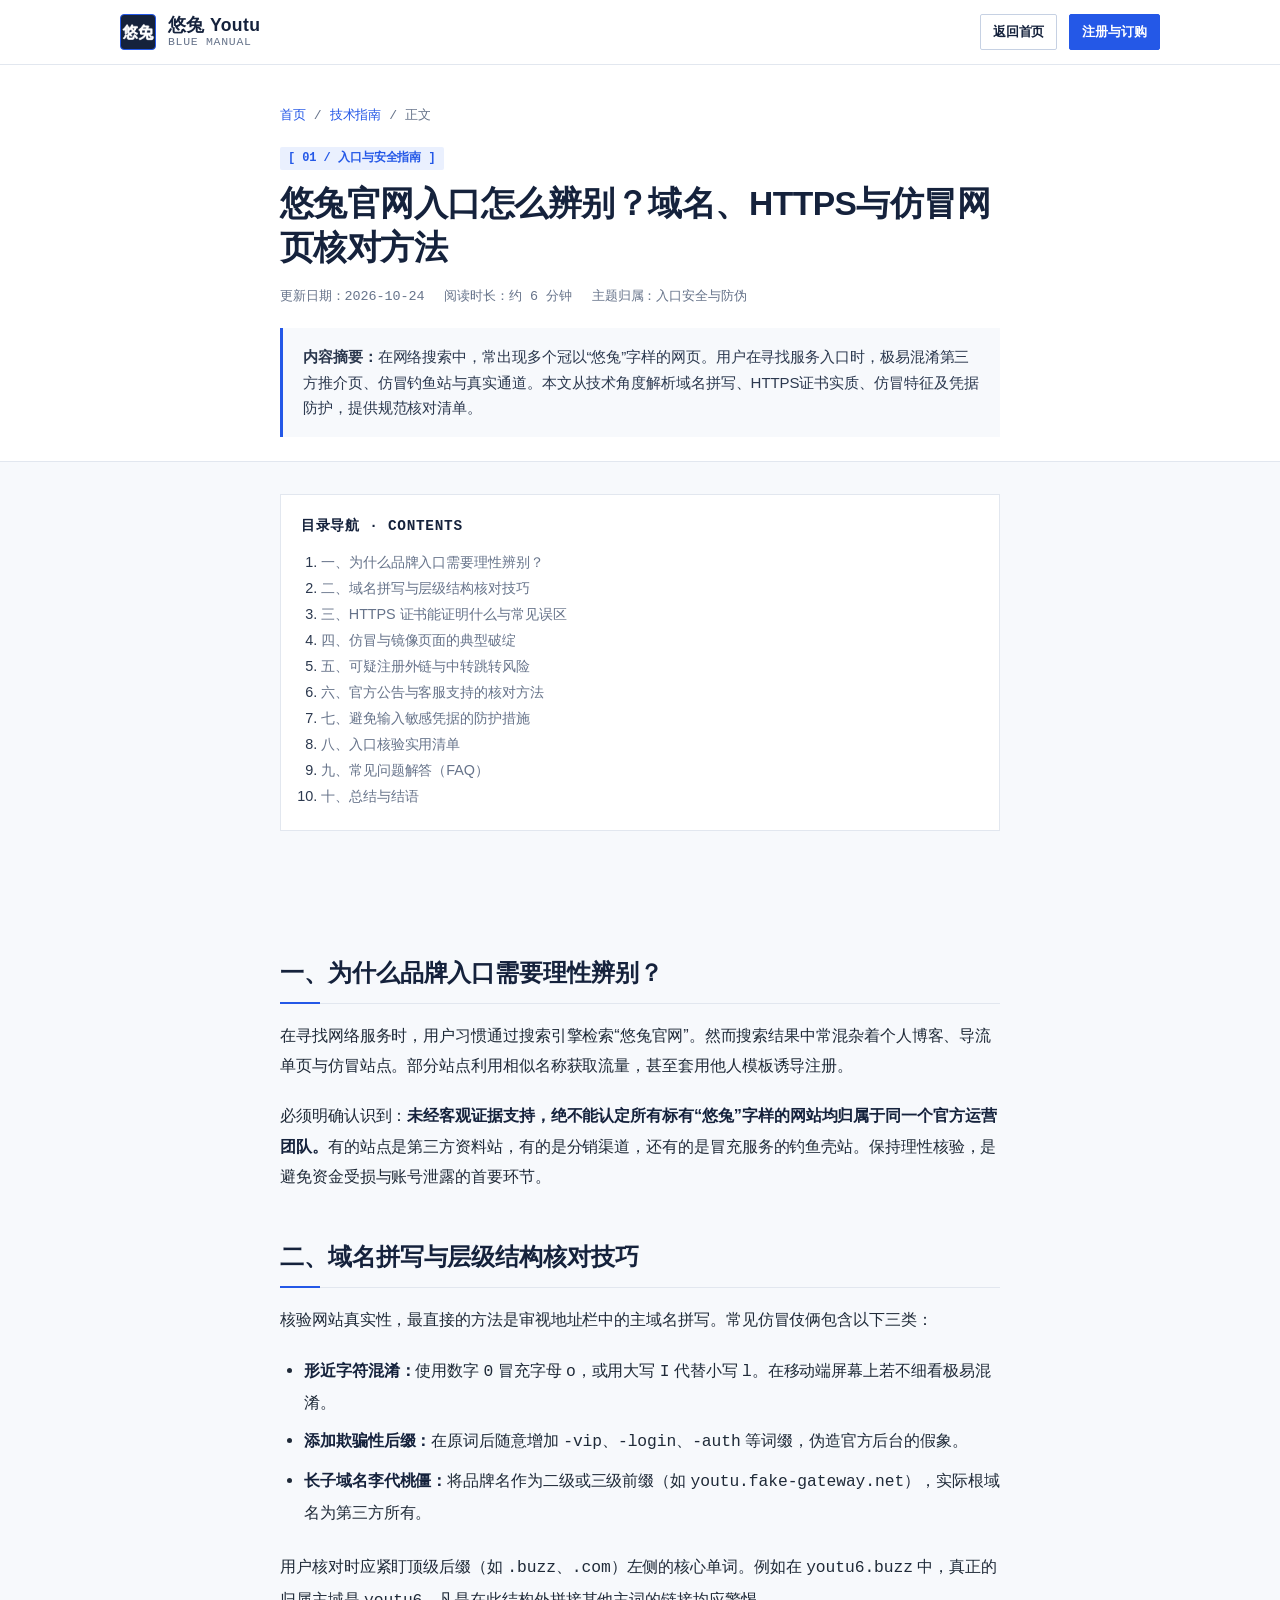
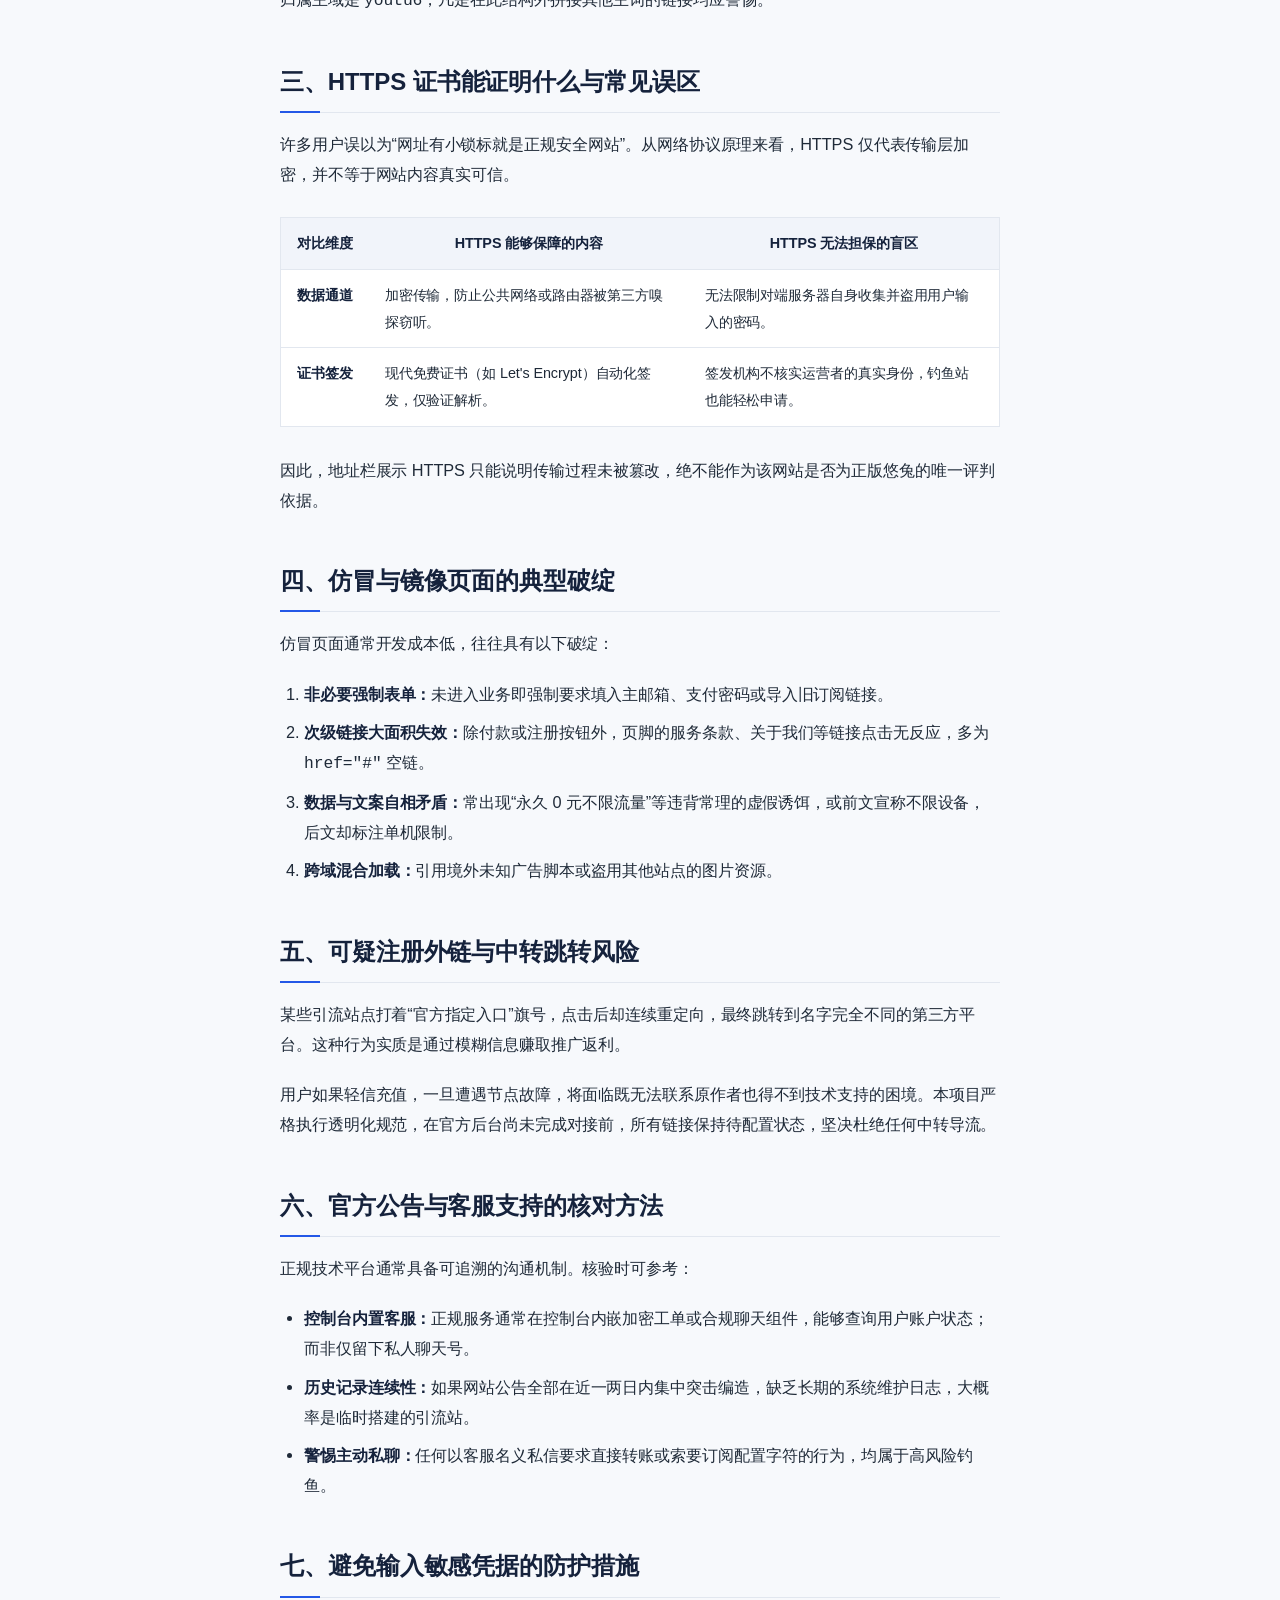
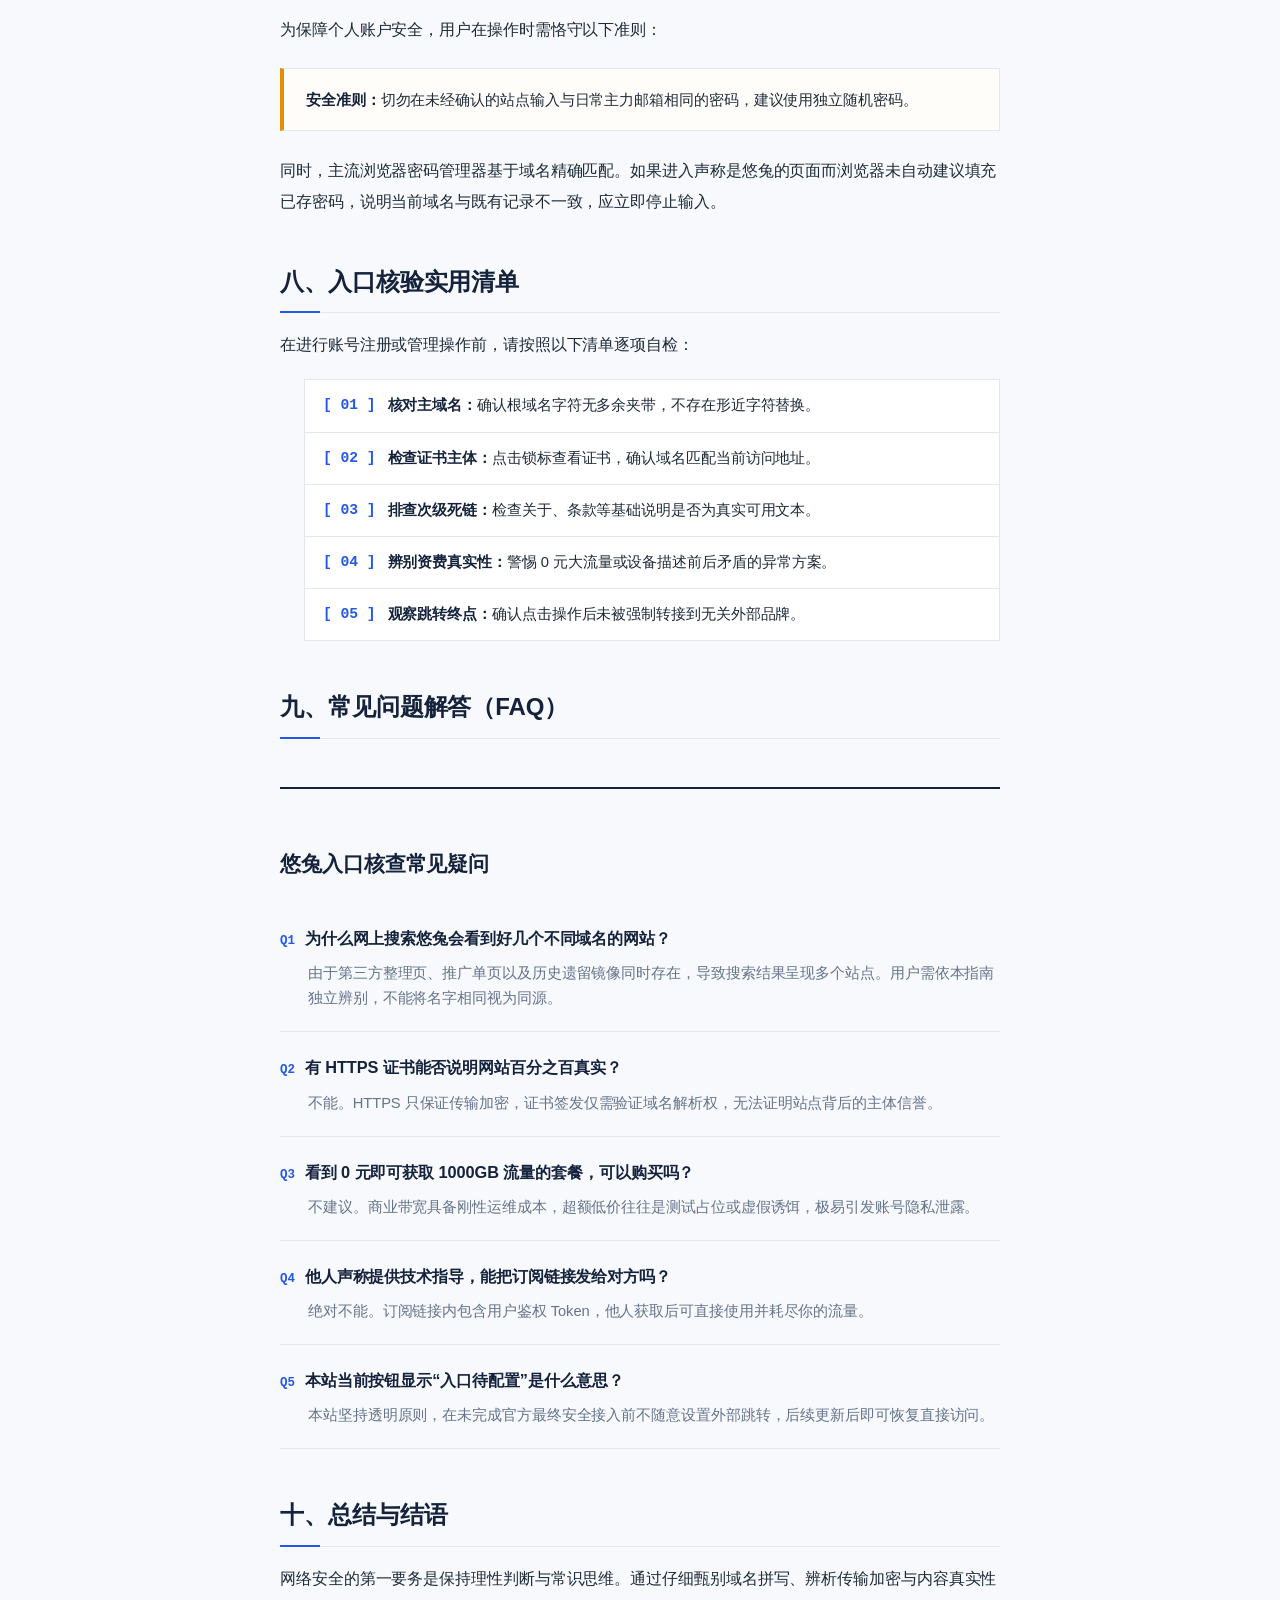
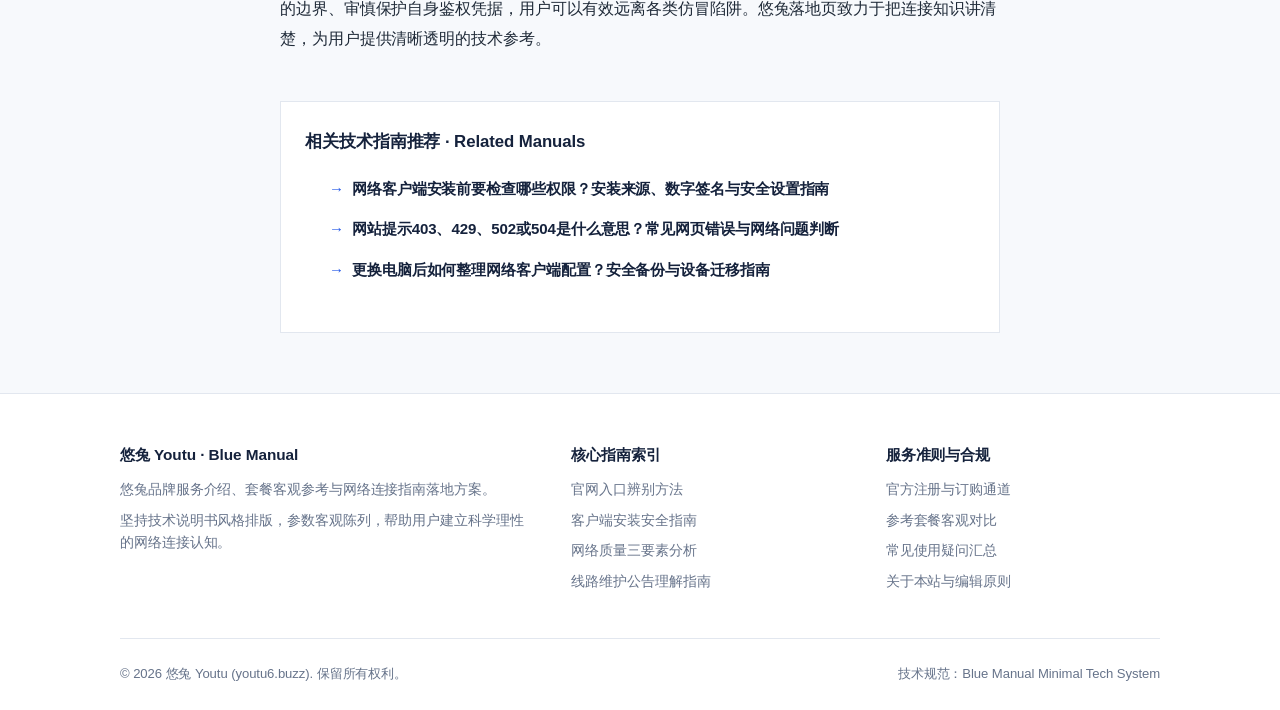
<file: articles/youtu-website-authenticity.html>
<!DOCTYPE html>
<html lang="zh-CN">
<head>
  <meta charset="UTF-8">
  <meta name="viewport" content="width=device-width, initial-scale=1.0">
  <title>悠兔官网入口怎么辨别？域名、HTTPS与仿冒网页核对方法 - 悠兔蓝图指南</title>
  <meta name="description" content="面对网络上各类冠以悠兔名称的站点，用户如何准确核验访问入口？本文深入解析域名层级、HTTPS证书真相、仿冒钓鱼特征及账号凭据防护规范，提供系统化核验清单。">
  <meta name="keywords" content="悠兔官网入口,悠兔域名核对,仿冒网站识别,HTTPS安全证书,钓鱼网页特征,网络凭据安全,悠兔正品辨别">
  <link rel="canonical" href="https://youtu6.buzz/articles/youtu-website-authenticity.html">
  <link rel="icon" type="image/x-icon" href="../favicon.ico">
  <link rel="icon" type="image/png" href="../favicon.png">
  <link rel="stylesheet" href="../assets/css/style.css">

  <!-- Open Graph -->
  <meta property="og:type" content="article">
  <meta property="og:locale" content="zh_CN">
  <meta property="og:site_name" content="悠兔 Youtu">
  <meta property="og:title" content="悠兔官网入口怎么辨别？域名、HTTPS与仿冒网页核对方法">
  <meta property="og:description" content="深入解析域名层级、HTTPS证书真相、仿冒钓鱼特征及账号凭据防护规范，提供系统化核验清单。">
  <meta property="og:url" content="https://youtu6.buzz/articles/youtu-website-authenticity.html">
  <meta property="og:image" content="https://youtu6.buzz/assets/images/logo.png">

  <!-- JSON-LD 结构化数据 -->
  <script type="application/ld+json">
  {
    "@context": "https://schema.org",
    "@graph": [
      {
        "@type": "Article",
        "@id": "https://youtu6.buzz/articles/youtu-website-authenticity.html#article",
        "isPartOf": {
          "@type": "WebPage",
          "@id": "https://youtu6.buzz/articles/youtu-website-authenticity.html"
        },
        "headline": "悠兔官网入口怎么辨别？域名、HTTPS与仿冒网页核对方法",
        "description": "深入解析域名层级、HTTPS证书真相、仿冒钓鱼特征及账号凭据防护规范，提供系统化核验清单。",
        "url": "https://youtu6.buzz/articles/youtu-website-authenticity.html",
        "datePublished": "2026-10-24T08:00:00+08:00",
        "dateModified": "2026-10-24T08:00:00+08:00",
        "inLanguage": "zh-CN",
        "publisher": {
          "@type": "Organization",
          "name": "悠兔",
          "url": "https://youtu6.buzz/",
          "logo": {
            "@type": "ImageObject",
            "url": "https://youtu6.buzz/assets/images/logo.png"
          }
        }
      },
      {
        "@type": "BreadcrumbList",
        "@id": "https://youtu6.buzz/articles/youtu-website-authenticity.html#breadcrumb",
        "itemListElement": [
          {
            "@type": "ListItem",
            "position": 1,
            "name": "悠兔首页",
            "item": "https://youtu6.buzz/"
          },
          {
            "@type": "ListItem",
            "position": 2,
            "name": "知识指南",
            "item": "https://youtu6.buzz/#articles"
          },
          {
            "@type": "ListItem",
            "position": 3,
            "name": "入口真实性核验",
            "item": "https://youtu6.buzz/articles/youtu-website-authenticity.html"
          }
        ]
      }
    ]
  }
  </script>
</head>
<body>
  <header class="site-header">
    <div class="manual-container header-inner">
      <a href="../index.html" class="brand-anchor" aria-label="返回悠兔首页">
        <div class="brand-logo-frame">
          <img src="../assets/images/logo.png" alt="悠兔方形标识" width="36" height="36">
        </div>
        <div class="brand-naming">
          <span class="brand-naming-main">悠兔 Youtu</span>
          <span class="brand-naming-sub">Blue Manual</span>
        </div>
      </a>
      <div class="header-actions">
        <a href="../index.html" class="btn btn-outline btn-sm">返回首页</a>
        <a href="https://varnexa.lingdongaff.com/#/?code=HHoxxHGa" target="_blank" rel="sponsored noopener noreferrer" class="btn btn-primary btn-sm" data-action="register">注册与订购</a>
      </div>
    </div>
  </header>

  <header class="article-header">
    <div class="article-container">
      <div class="article-breadcrumb">
        <a href="../index.html">首页</a>
        <span>/</span>
        <a href="../index.html#articles">技术指南</a>
        <span>/</span>
        <span>正文</span>
      </div>
      <span class="article-category">[ 01 / 入口与安全指南 ]</span>
      <h1 class="article-h1">悠兔官网入口怎么辨别？域名、HTTPS与仿冒网页核对方法</h1>
      <div class="article-meta-bar">
        <span>更新日期：2026-10-24</span>
        <span>阅读时长：约 6 分钟</span>
        <span>主题归属：入口安全与防伪</span>
      </div>
      <div class="article-summary-box">
        <strong>内容摘要：</strong>在网络搜索中，常出现多个冠以“悠兔”字样的网页。用户在寻找服务入口时，极易混淆第三方推介页、仿冒钓鱼站与真实通道。本文从技术角度解析域名拼写、HTTPS证书实质、仿冒特征及凭据防护，提供规范核对清单。
      </div>
    </div>
  </header>

  <main class="article-container">
    <nav class="article-toc" aria-label="文章目录">
      <div class="article-toc-title">目录导航 · Contents</div>
      <ol>
        <li><a href="#section-1">一、为什么品牌入口需要理性辨别？</a></li>
        <li><a href="#section-2">二、域名拼写与层级结构核对技巧</a></li>
        <li><a href="#section-3">三、HTTPS 证书能证明什么与常见误区</a></li>
        <li><a href="#section-4">四、仿冒与镜像页面的典型破绽</a></li>
        <li><a href="#section-5">五、可疑注册外链与中转跳转风险</a></li>
        <li><a href="#section-6">六、官方公告与客服支持的核对方法</a></li>
        <li><a href="#section-7">七、避免输入敏感凭据的防护措施</a></li>
        <li><a href="#section-8">八、入口核验实用清单</a></li>
        <li><a href="#section-9">九、常见问题解答（FAQ）</a></li>
        <li><a href="#section-10">十、总结与结语</a></li>
      </ol>
    </nav>

    <article class="article-body">
      <h2 id="section-1">一、为什么品牌入口需要理性辨别？</h2>
      <p>
        在寻找网络服务时，用户习惯通过搜索引擎检索“悠兔官网”。然而搜索结果中常混杂着个人博客、导流单页与仿冒站点。部分站点利用相似名称获取流量，甚至套用他人模板诱导注册。
      </p>
      <p>
        必须明确认识到：<strong>未经客观证据支持，绝不能认定所有标有“悠兔”字样的网站均归属于同一个官方运营团队。</strong>有的站点是第三方资料站，有的是分销渠道，还有的是冒充服务的钓鱼壳站。保持理性核验，是避免资金受损与账号泄露的首要环节。
      </p>

      <h2 id="section-2">二、域名拼写与层级结构核对技巧</h2>
      <p>
        核验网站真实性，最直接的方法是审视地址栏中的主域名拼写。常见仿冒伎俩包含以下三类：
      </p>
      <ul>
        <li><strong>形近字符混淆：</strong>使用数字 <code>0</code> 冒充字母 <code>o</code>，或用大写 <code>I</code> 代替小写 <code>l</code>。在移动端屏幕上若不细看极易混淆。</li>
        <li><strong>添加欺骗性后缀：</strong>在原词后随意增加 <code>-vip</code>、<code>-login</code>、<code>-auth</code> 等词缀，伪造官方后台的假象。</li>
        <li><strong>长子域名李代桃僵：</strong>将品牌名作为二级或三级前缀（如 <code>youtu.fake-gateway.net</code>），实际根域名为第三方所有。</li>
      </ul>
      <p>
        用户核对时应紧盯顶级后缀（如 <code>.buzz</code>、<code>.com</code>）左侧的核心单词。例如在 <code>youtu6.buzz</code> 中，真正的归属主域是 <code>youtu6</code>，凡是在此结构外拼接其他主词的链接均应警惕。
      </p>

      <h2 id="section-3">三、HTTPS 证书能证明什么与常见误区</h2>
      <p>
        许多用户误以为“网址有小锁标就是正规安全网站”。从网络协议原理来看，HTTPS 仅代表传输层加密，并不等于网站内容真实可信。
      </p>
      <div class="article-table-wrap">
        <table class="article-table">
          <thead>
            <tr>
              <th>对比维度</th>
              <th>HTTPS 能够保障的内容</th>
              <th>HTTPS 无法担保的盲区</th>
            </tr>
          </thead>
          <tbody>
            <tr>
              <td><strong>数据通道</strong></td>
              <td>加密传输，防止公共网络或路由器被第三方嗅探窃听。</td>
              <td>无法限制对端服务器自身收集并盗用用户输入的密码。</td>
            </tr>
            <tr>
              <td><strong>证书签发</strong></td>
              <td>现代免费证书（如 Let's Encrypt）自动化签发，仅验证解析。</td>
              <td>签发机构不核实运营者的真实身份，钓鱼站也能轻松申请。</td>
            </tr>
          </tbody>
        </table>
      </div>
      <p>
        因此，地址栏展示 HTTPS 只能说明传输过程未被篡改，绝不能作为该网站是否为正版悠兔的唯一评判依据。
      </p>

      <h2 id="section-4">四、仿冒与镜像页面的典型破绽</h2>
      <p>
        仿冒页面通常开发成本低，往往具有以下破绽：
      </p>
      <ol>
        <li><strong>非必要强制表单：</strong>未进入业务即强制要求填入主邮箱、支付密码或导入旧订阅链接。</li>
        <li><strong>次级链接大面积失效：</strong>除付款或注册按钮外，页脚的服务条款、关于我们等链接点击无反应，多为 <code>href=&quot;#&quot;</code> 空链。</li>
        <li><strong>数据与文案自相矛盾：</strong>常出现“永久 0 元不限流量”等违背常理的虚假诱饵，或前文宣称不限设备，后文却标注单机限制。</li>
        <li><strong>跨域混合加载：</strong>引用境外未知广告脚本或盗用其他站点的图片资源。</li>
      </ol>

      <h2 id="section-5">五、可疑注册外链与中转跳转风险</h2>
      <p>
        某些引流站点打着“官方指定入口”旗号，点击后却连续重定向，最终跳转到名字完全不同的第三方平台。这种行为实质是通过模糊信息赚取推广返利。
      </p>
      <p>
        用户如果轻信充值，一旦遭遇节点故障，将面临既无法联系原作者也得不到技术支持的困境。本项目严格执行透明化规范，在官方后台尚未完成对接前，所有链接保持待配置状态，坚决杜绝任何中转导流。
      </p>

      <h2 id="section-6">六、官方公告与客服支持的核对方法</h2>
      <p>
        正规技术平台通常具备可追溯的沟通机制。核验时可参考：
      </p>
      <ul>
        <li><strong>控制台内置客服：</strong>正规服务通常在控制台内嵌加密工单或合规聊天组件，能够查询用户账户状态；而非仅留下私人聊天号。</li>
        <li><strong>历史记录连续性：</strong>如果网站公告全部在近一两日内集中突击编造，缺乏长期的系统维护日志，大概率是临时搭建的引流站。</li>
        <li><strong>警惕主动私聊：</strong>任何以客服名义私信要求直接转账或索要订阅配置字符的行为，均属于高风险钓鱼。</li>
      </ul>

      <h2 id="section-7">七、避免输入敏感凭据的防护措施</h2>
      <p>
        为保障个人账户安全，用户在操作时需恪守以下准则：
      </p>
      <div class="article-callout callout-warn">
        <strong>安全准则：</strong>切勿在未经确认的站点输入与日常主力邮箱相同的密码，建议使用独立随机密码。
      </div>
      <p>
        同时，主流浏览器密码管理器基于域名精确匹配。如果进入声称是悠兔的页面而浏览器未自动建议填充已存密码，说明当前域名与既有记录不一致，应立即停止输入。
      </p>

      <h2 id="section-8">八、入口核验实用清单</h2>
      <p>
        在进行账号注册或管理操作前，请按照以下清单逐项自检：
      </p>
      <ul class="article-checklist">
        <li>
          <span class="chk-box">[ 01 ]</span>
          <div><strong>核对主域名：</strong>确认根域名字符无多余夹带，不存在形近字符替换。</div>
        </li>
        <li>
          <span class="chk-box">[ 02 ]</span>
          <div><strong>检查证书主体：</strong>点击锁标查看证书，确认域名匹配当前访问地址。</div>
        </li>
        <li>
          <span class="chk-box">[ 03 ]</span>
          <div><strong>排查次级死链：</strong>检查关于、条款等基础说明是否为真实可用文本。</div>
        </li>
        <li>
          <span class="chk-box">[ 04 ]</span>
          <div><strong>辨别资费真实性：</strong>警惕 0 元大流量或设备描述前后矛盾的异常方案。</div>
        </li>
        <li>
          <span class="chk-box">[ 05 ]</span>
          <div><strong>观察跳转终点：</strong>确认点击操作后未被强制转接到无关外部品牌。</div>
        </li>
      </ul>

      <h2 id="section-9">九、常见问题解答（FAQ）</h2>
      <div class="article-faq-section">
        <h3>悠兔入口核查常见疑问</h3>
        
        <div class="faq-item">
          <div class="faq-q">
            <span class="faq-tag">Q1</span>
            <span>为什么网上搜索悠兔会看到好几个不同域名的网站？</span>
          </div>
          <div class="faq-a">
            由于第三方整理页、推广单页以及历史遗留镜像同时存在，导致搜索结果呈现多个站点。用户需依本指南独立辨别，不能将名字相同视为同源。
          </div>
        </div>

        <div class="faq-item">
          <div class="faq-q">
            <span class="faq-tag">Q2</span>
            <span>有 HTTPS 证书能否说明网站百分之百真实？</span>
          </div>
          <div class="faq-a">
            不能。HTTPS 只保证传输加密，证书签发仅需验证域名解析权，无法证明站点背后的主体信誉。
          </div>
        </div>

        <div class="faq-item">
          <div class="faq-q">
            <span class="faq-tag">Q3</span>
            <span>看到 0 元即可获取 1000GB 流量的套餐，可以购买吗？</span>
          </div>
          <div class="faq-a">
            不建议。商业带宽具备刚性运维成本，超额低价往往是测试占位或虚假诱饵，极易引发账号隐私泄露。
          </div>
        </div>

        <div class="faq-item">
          <div class="faq-q">
            <span class="faq-tag">Q4</span>
            <span>他人声称提供技术指导，能把订阅链接发给对方吗？</span>
          </div>
          <div class="faq-a">
            绝对不能。订阅链接内包含用户鉴权 Token，他人获取后可直接使用并耗尽你的流量。
          </div>
        </div>

        <div class="faq-item">
          <div class="faq-q">
            <span class="faq-tag">Q5</span>
            <span>本站当前按钮显示“入口待配置”是什么意思？</span>
          </div>
          <div class="faq-a">
            本站坚持透明原则，在未完成官方最终安全接入前不随意设置外部跳转，后续更新后即可恢复直接访问。
          </div>
        </div>
      </div>

      <h2 id="section-10">十、总结与结语</h2>
      <p>
        网络安全的第一要务是保持理性判断与常识思维。通过仔细甄别域名拼写、辨析传输加密与内容真实性的边界、审慎保护自身鉴权凭据，用户可以有效远离各类仿冒陷阱。悠兔落地页致力于把连接知识讲清楚，为用户提供清晰透明的技术参考。
      </p>

      <div class="article-related-box">
        <h4>相关技术指南推荐 · Related Manuals</h4>
        <ul class="article-related-list">
          <li>
            <a href="./client-installation-safety.html">
              <span>&rarr;</span>
              <strong>网络客户端安装前要检查哪些权限？安装来源、数字签名与安全设置指南</strong>
            </a>
          </li>
          <li>
            <a href="./http-error-status-guide.html">
              <span>&rarr;</span>
              <strong>网站提示403、429、502或504是什么意思？常见网页错误与网络问题判断</strong>
            </a>
          </li>
          <li>
            <a href="./client-device-migration.html">
              <span>&rarr;</span>
              <strong>更换电脑后如何整理网络客户端配置？安全备份与设备迁移指南</strong>
            </a>
          </li>
        </ul>
      </div>
    </article>
  </main>

  <footer class="site-footer">
    <div class="manual-container">
      <div class="footer-top-grid">
        <div class="footer-col">
          <h4>悠兔 Youtu · Blue Manual</h4>
          <p>悠兔品牌服务介绍、套餐客观参考与网络连接指南落地方案。</p>
          <p>坚持技术说明书风格排版，参数客观陈列，帮助用户建立科学理性的网络连接认知。</p>
        </div>
        <div class="footer-col">
          <h4>核心指南索引</h4>
          <ul class="footer-links">
            <li><a href="./youtu-website-authenticity.html">官网入口辨别方法</a></li>
            <li><a href="./client-installation-safety.html">客户端安装安全指南</a></li>
            <li><a href="./latency-jitter-packet-loss.html">网络质量三要素分析</a></li>
            <li><a href="./network-maintenance-notices.html">线路维护公告理解指南</a></li>
          </ul>
        </div>
        <div class="footer-col">
          <h4>服务准则与合规</h4>
          <ul class="footer-links">
            <li><a href="https://varnexa.lingdongaff.com/#/?code=HHoxxHGa" target="_blank" rel="sponsored noopener noreferrer" data-action="register">官方注册与订购通道</a></li>
            <li><a href="../index.html#plans">参考套餐客观对比</a></li>
            <li><a href="../index.html#faq">常见使用疑问汇总</a></li>
            <li><a href="../index.html#about">关于本站与编辑原则</a></li>
          </ul>
        </div>
      </div>
      <div class="footer-bottom">
        <span>&copy; 2026 悠兔 Youtu (youtu6.buzz). 保留所有权利。</span>
        <span>技术规范：Blue Manual Minimal Tech System</span>
      </div>
    </div>
  </footer>

  <script src="../config/site.js"></script>
  <script src="../assets/js/main.js"></script>
</body>
</html>
</file>
<file: assets/css/style.css>
/* ==========================================================================
   悠兔 Youtu (youtu6.buzz) - Blue Manual 蓝图式极简科技样式系统
   设计理念：规范、严谨、清晰的技术说明书风格。
   无大面积圆角、无假数据、无冗余动画。
   ========================================================================== */

:root {
  --bg-page: #F7F9FC;
  --bg-content: #FFFFFF;
  --color-brand-blue: #2458E7;
  --color-heading: #15223C;
  --color-body: #2B384E;
  --color-secondary: #66738A;
  --color-light-blue: #EAF0FE;
  --color-border: #E2E7EF;
  --color-border-dark: #C6D1E3;
  --color-code-bg: #F0F4FA;
  --color-tag-bg: #EDF3FC;
  --color-alert-warn: #FFF8E6;
  --color-alert-border: #F5C050;
  
  --font-sans: -apple-system, BlinkMacSystemFont, "Segoe UI", Roboto, "PingFang SC", "Hiragino Sans GB", "Microsoft YaHei", "Noto Sans SC", sans-serif;
  --font-mono: ui-monospace, SFMono-Regular, Menlo, Monaco, Consolas, "Liberation Mono", "Courier New", monospace;
  
  --max-w-site: 1080px;
  --max-w-article: 760px;
  --transition-fast: 0.15s ease;
}

/* 基础重置 */
*, *::before, *::after {
  box-sizing: border-box;
  margin: 0;
  padding: 0;
}

html {
  font-size: 16px;
  scroll-behavior: smooth;
  -webkit-text-size-adjust: 100%;
}

body {
  background-color: var(--bg-page);
  color: var(--color-body);
  font-family: var(--font-sans);
  line-height: 1.65;
  letter-spacing: -0.005em;
  -webkit-font-smoothing: antialiased;
  -moz-osx-font-smoothing: grayscale;
}

img {
  max-width: 100%;
  height: auto;
  display: block;
}

a {
  color: var(--color-brand-blue);
  text-decoration: none;
  transition: color var(--transition-fast);
}

a:hover {
  color: #173eb5;
  text-decoration: underline;
}

/* 布局容器 */
.manual-container {
  max-width: var(--max-w-site);
  margin-left: auto;
  margin-right: auto;
  padding-left: 20px;
  padding-right: 20px;
}

.article-container {
  max-width: var(--max-w-article);
  margin-left: auto;
  margin-right: auto;
  padding-left: 20px;
  padding-right: 20px;
}

/* 蓝图网格微底纹与几何标尺装饰 */
.blueprint-rule {
  border: none;
  border-top: 1px solid var(--color-border);
  margin: 0;
  width: 100%;
}

/* 顶部顶栏 */
.site-header {
  background-color: rgba(255, 255, 255, 0.95);
  backdrop-filter: blur(8px);
  -webkit-backdrop-filter: blur(8px);
  border-bottom: 1px solid var(--color-border);
  position: sticky;
  top: 0;
  z-index: 100;
}

.header-inner {
  display: flex;
  align-items: center;
  justify-content: space-between;
  height: 64px;
}

.brand-anchor {
  display: flex;
  align-items: center;
  gap: 12px;
  color: var(--color-heading);
  text-decoration: none;
}

.brand-anchor:hover {
  text-decoration: none;
}

.brand-logo-frame {
  width: 36px;
  height: 36px;
  border-radius: 4px;
  overflow: hidden;
  background-color: #15223C;
  border: 1px solid #2458E7;
  display: flex;
  align-items: center;
  justify-content: center;
  flex-shrink: 0;
}

.brand-logo-frame img {
  width: 100%;
  height: 100%;
  object-fit: cover;
}

.brand-naming {
  display: flex;
  flex-direction: column;
  line-height: 1.15;
}

.brand-naming-main {
  font-size: 1.1rem;
  font-weight: 700;
  color: var(--color-heading);
  letter-spacing: 0.02em;
}

.brand-naming-sub {
  font-size: 0.72rem;
  font-family: var(--font-mono);
  color: var(--color-secondary);
  text-transform: uppercase;
  letter-spacing: 0.06em;
}

.header-nav {
  display: flex;
  align-items: center;
  gap: 24px;
}

.header-nav a {
  font-size: 0.88rem;
  color: var(--color-secondary);
  font-weight: 500;
  text-decoration: none;
}

.header-nav a:hover {
  color: var(--color-brand-blue);
  text-decoration: none;
}

.header-actions {
  display: flex;
  align-items: center;
  gap: 12px;
}

/* 按钮规范 */
.btn {
  display: inline-flex;
  align-items: center;
  justify-content: center;
  gap: 6px;
  font-size: 0.88rem;
  font-weight: 600;
  padding: 8px 16px;
  border-radius: 2px;
  border: 1px solid transparent;
  cursor: pointer;
  text-decoration: none;
  transition: all var(--transition-fast);
  white-space: nowrap;
}

.btn-primary {
  background-color: var(--color-brand-blue);
  color: #FFFFFF;
  border-color: var(--color-brand-blue);
}

.btn-primary:hover {
  background-color: #173eb5;
  border-color: #173eb5;
  color: #FFFFFF;
  text-decoration: none;
}

.btn-outline {
  background-color: transparent;
  color: var(--color-heading);
  border-color: var(--color-border-dark);
}

.btn-outline:hover {
  border-color: var(--color-brand-blue);
  color: var(--color-brand-blue);
  background-color: var(--color-light-blue);
  text-decoration: none;
}

.btn-sm {
  padding: 6px 12px;
  font-size: 0.82rem;
}

/* 首屏 Hero 区 */
.hero-section {
  padding: 60px 0 48px;
  background-color: var(--bg-content);
  border-bottom: 1px solid var(--color-border);
}

.hero-grid {
  display: grid;
  grid-template-columns: 1.25fr 0.95fr;
  gap: 40px;
  align-items: center;
}

.hero-meta-tag {
  display: inline-flex;
  align-items: center;
  gap: 8px;
  padding: 4px 10px;
  background-color: var(--color-light-blue);
  color: var(--color-brand-blue);
  font-family: var(--font-mono);
  font-size: 0.78rem;
  font-weight: 600;
  margin-bottom: 16px;
  border-radius: 2px;
}

.hero-title {
  font-size: 2.5rem;
  font-weight: 800;
  color: var(--color-heading);
  line-height: 1.2;
  letter-spacing: -0.02em;
  margin-bottom: 12px;
}

.hero-subtitle {
  font-size: 1.12rem;
  color: var(--color-brand-blue);
  font-weight: 600;
  margin-bottom: 16px;
}

.hero-intro {
  font-size: 1.02rem;
  color: var(--color-secondary);
  line-height: 1.7;
  margin-bottom: 28px;
  max-width: 580px;
}

.hero-buttons {
  display: flex;
  gap: 14px;
}

/* 首屏右侧蓝图几何视觉 */
.hero-blueprint-panel {
  background-color: #15223C;
  border: 1px solid #2458E7;
  padding: 24px;
  border-radius: 2px;
  position: relative;
  overflow: hidden;
  color: #FFFFFF;
}

.blueprint-grid-overlay {
  position: absolute;
  top: 0; left: 0; right: 0; bottom: 0;
  background-image: 
    linear-gradient(rgba(36, 88, 231, 0.15) 1px, transparent 1px),
    linear-gradient(90deg, rgba(36, 88, 231, 0.15) 1px, transparent 1px);
  background-size: 20px 20px;
  pointer-events: none;
}

.blueprint-header {
  display: flex;
  justify-content: space-between;
  align-items: center;
  border-bottom: 1px solid rgba(255, 255, 255, 0.15);
  padding-bottom: 12px;
  margin-bottom: 18px;
  position: relative;
  z-index: 1;
}

.blueprint-code {
  font-family: var(--font-mono);
  font-size: 0.72rem;
  color: #8CA7F8;
  letter-spacing: 0.08em;
}

.blueprint-core {
  display: flex;
  align-items: center;
  gap: 16px;
  position: relative;
  z-index: 1;
  margin-bottom: 20px;
}

.blueprint-logo-box {
  width: 60px;
  height: 60px;
  border-radius: 3px;
  overflow: hidden;
  border: 1px solid #2458E7;
  background: #0B1324;
  flex-shrink: 0;
}

.blueprint-logo-box img {
  width: 100%;
  height: 100%;
  object-fit: cover;
}

.blueprint-specs {
  font-family: var(--font-mono);
  font-size: 0.8rem;
  line-height: 1.6;
  color: #D2DEFA;
}

.blueprint-specs span {
  color: #8CA7F8;
}

.blueprint-spec-rows {
  border-top: 1px dashed rgba(255, 255, 255, 0.15);
  padding-top: 14px;
  position: relative;
  z-index: 1;
  font-size: 0.78rem;
  color: #A9BCE6;
  display: grid;
  grid-template-columns: 1fr 1fr;
  gap: 10px;
}

.blueprint-stat-item strong {
  display: block;
  font-size: 1rem;
  font-weight: 700;
  color: #FFFFFF;
}

/* 栏目通用结构 */
.section-wrap {
  padding: 56px 0;
  border-bottom: 1px solid var(--color-border);
}

.section-wrap.bg-white {
  background-color: var(--bg-content);
}

.section-header-block {
  margin-bottom: 32px;
}

.section-number {
  font-family: var(--font-mono);
  font-size: 0.84rem;
  font-weight: 700;
  color: var(--color-brand-blue);
  margin-bottom: 6px;
  display: block;
  letter-spacing: 0.05em;
}

.section-title {
  font-size: 1.75rem;
  font-weight: 700;
  color: var(--color-heading);
  letter-spacing: -0.01em;
  margin-bottom: 8px;
}

.section-desc {
  font-size: 0.96rem;
  color: var(--color-secondary);
  max-width: 680px;
  line-height: 1.6;
}

/* 01 品牌介绍条目 */
.blueprint-intro-strip {
  display: grid;
  grid-template-columns: repeat(3, 1fr);
  gap: 24px;
}

.intro-item {
  border-left: 2px solid var(--color-brand-blue);
  padding-left: 16px;
}

.intro-item h3 {
  font-size: 1.08rem;
  font-weight: 700;
  color: var(--color-heading);
  margin-bottom: 8px;
}

.intro-item p {
  font-size: 0.9rem;
  color: var(--color-secondary);
  line-height: 1.6;
}

/* 02 服务资料区（横线式排版） */
.manual-spec-list {
  border-top: 1px solid var(--color-border);
}

.manual-spec-row {
  display: grid;
  grid-template-columns: 200px 1fr;
  padding: 18px 0;
  border-bottom: 1px solid var(--color-border);
  align-items: flex-start;
  gap: 20px;
}

.spec-label {
  font-size: 0.92rem;
  font-weight: 700;
  color: var(--color-heading);
  display: flex;
  align-items: center;
  gap: 8px;
}

.spec-label-idx {
  font-family: var(--font-mono);
  font-size: 0.76rem;
  color: var(--color-brand-blue);
}

.spec-content {
  font-size: 0.92rem;
  color: var(--color-body);
  line-height: 1.7;
}

.spec-note {
  font-size: 0.82rem;
  color: var(--color-secondary);
  margin-top: 4px;
}

/* 03 套餐对照表格 */
.table-responsive {
  width: 100%;
  overflow-x: auto;
  border: 1px solid var(--color-border);
  background-color: var(--bg-content);
}

.manual-table {
  width: 100%;
  border-collapse: collapse;
  font-size: 0.88rem;
  text-align: left;
}

.manual-table th {
  background-color: #F1F4FA;
  color: var(--color-heading);
  font-weight: 700;
  padding: 14px 16px;
  border-bottom: 1px solid var(--color-border);
  white-space: nowrap;
}

.manual-table td {
  padding: 14px 16px;
  border-bottom: 1px solid var(--color-border);
  vertical-align: top;
  line-height: 1.5;
}

.manual-table tr:last-child td {
  border-bottom: none;
}

.price-text {
  font-weight: 700;
  color: var(--color-brand-blue);
  white-space: nowrap;
}

.price-anomaly {
  color: #C81E1E !important;
}

.price-sub-row {
  margin-top: 4px;
}

.badge-status {
  display: inline-block;
  padding: 2px 8px;
  font-size: 0.75rem;
  font-weight: 600;
  border-radius: 2px;
  font-family: var(--font-mono);
}

.badge-pending {
  background-color: #FFF3D6;
  color: #946200;
  border: 1px solid #FFE08A;
}

.badge-warn {
  background-color: #FDE8E8;
  color: #C81E1E;
  border: 1px solid #F8B4B4;
}

.badge-thirdparty {
  background-color: #EDF2F7;
  color: #4A5568;
  border: 1px solid #CBD5E0;
}

/* 订购链接专属图标与按钮 (Blue Manual 蓝图规范) */
.table-order-action {
  margin-top: 28px;
  display: flex;
  justify-content: center;
  align-items: center;
}

.order-link-icon-btn {
  display: inline-flex;
  align-items: center;
  justify-content: center;
  gap: 12px;
  padding: 14px 44px;
  background-color: var(--color-brand-blue);
  color: #FFFFFF;
  font-size: 1.08rem;
  font-weight: 700;
  border-radius: 4px;
  border: 1px solid var(--color-brand-blue);
  text-decoration: none;
  box-shadow: 0 4px 14px rgba(36, 88, 231, 0.22);
  transition: all var(--transition-fast);
  letter-spacing: 0.03em;
}

.order-link-icon-btn:hover {
  background-color: #173eb5;
  border-color: #173eb5;
  color: #FFFFFF;
  text-decoration: none;
  box-shadow: 0 6px 20px rgba(36, 88, 231, 0.35);
  transform: translateY(-2px);
}

.order-link-icon-btn svg.order-icon-svg {
  width: 20px;
  height: 20px;
  stroke: #FFFFFF;
  flex-shrink: 0;
}

.order-link-icon-btn svg.order-arrow-svg {
  width: 18px;
  height: 18px;
  stroke: #FFFFFF;
  flex-shrink: 0;
  transition: transform 0.2s ease;
}

.order-link-icon-btn:hover svg.order-arrow-svg {
  transform: translateX(4px);
}

@media (max-width: 640px) {
  .order-link-icon-btn {
    width: 100%;
    padding: 12px 20px;
    font-size: 1rem;
  }
}

/* 04 使用前需要了解的事项（两列对照排版） */
.notices-grid {
  display: grid;
  grid-template-columns: 1fr 1fr;
  gap: 20px;
}

.notice-card {
  background-color: var(--bg-content);
  border: 1px solid var(--color-border);
  padding: 22px;
  position: relative;
}

.notice-card-header {
  display: flex;
  align-items: center;
  gap: 10px;
  margin-bottom: 12px;
  border-bottom: 1px solid var(--color-border);
  padding-bottom: 10px;
}

.notice-card-idx {
  font-family: var(--font-mono);
  font-weight: 700;
  color: var(--color-brand-blue);
  font-size: 0.85rem;
}

.notice-card-title {
  font-size: 1.02rem;
  font-weight: 700;
  color: var(--color-heading);
}

.notice-card-body {
  font-size: 0.88rem;
  color: var(--color-secondary);
  line-height: 1.65;
}

/* 05 六篇知识指南（有编号的横线列表） */
.articles-line-list {
  border-top: 1px solid var(--color-border);
}

.article-line-item {
  display: grid;
  grid-template-columns: 60px 1.2fr 2fr 80px;
  align-items: center;
  padding: 20px 0;
  border-bottom: 1px solid var(--color-border);
  gap: 20px;
  text-decoration: none;
  color: inherit;
  transition: background-color var(--transition-fast);
}

.article-line-item:hover {
  background-color: rgba(36, 88, 231, 0.03);
  text-decoration: none;
}

.article-line-num {
  font-family: var(--font-mono);
  font-size: 1.15rem;
  font-weight: 800;
  color: var(--color-brand-blue);
}

.article-line-title {
  font-size: 1.05rem;
  font-weight: 700;
  color: var(--color-heading);
  line-height: 1.4;
}

.article-line-item:hover .article-line-title {
  color: var(--color-brand-blue);
}

.article-line-desc {
  font-size: 0.88rem;
  color: var(--color-secondary);
  line-height: 1.6;
}

.article-line-arrow {
  text-align: right;
  font-size: 1.2rem;
  color: var(--color-brand-blue);
  font-weight: 700;
  transition: transform var(--transition-fast);
}

.article-line-item:hover .article-line-arrow {
  transform: translateX(4px);
}

/* 06 常见问题 FAQ */
.faq-list {
  border-top: 1px solid var(--color-border);
}

.faq-item {
  border-bottom: 1px solid var(--color-border);
  padding: 20px 0;
}

.faq-q {
  font-size: 1.02rem;
  font-weight: 700;
  color: var(--color-heading);
  margin-bottom: 8px;
  display: flex;
  align-items: baseline;
  gap: 10px;
}

.faq-tag {
  font-family: var(--font-mono);
  font-size: 0.78rem;
  color: var(--color-brand-blue);
  font-weight: 800;
  flex-shrink: 0;
}

.faq-a {
  font-size: 0.92rem;
  color: var(--color-secondary);
  line-height: 1.7;
  padding-left: 28px;
}

/* 07 关于与联系 & 页脚 */
.site-footer {
  background-color: #FFFFFF;
  border-top: 1px solid var(--color-border);
  padding: 48px 0 32px;
  font-size: 0.86rem;
  color: var(--color-secondary);
}

.footer-top-grid {
  display: grid;
  grid-template-columns: 1.5fr 1fr 1fr;
  gap: 40px;
  margin-bottom: 36px;
}

.footer-col h4 {
  font-size: 0.96rem;
  color: var(--color-heading);
  font-weight: 700;
  margin-bottom: 12px;
}

.footer-col p {
  line-height: 1.65;
  margin-bottom: 8px;
}

.footer-links {
  list-style: none;
}

.footer-links li {
  margin-bottom: 8px;
}

.footer-links a {
  color: var(--color-secondary);
  text-decoration: none;
}

.footer-links a:hover {
  color: var(--color-brand-blue);
  text-decoration: underline;
}

.footer-bottom {
  border-top: 1px solid var(--color-border);
  padding-top: 24px;
  display: flex;
  justify-content: space-between;
  align-items: center;
  flex-wrap: wrap;
  gap: 12px;
  font-size: 0.82rem;
}

/* ==========================================================================
   文章详情页专有排版
   ========================================================================== */
.article-header {
  padding: 40px 0 24px;
  border-bottom: 1px solid var(--color-border);
  background-color: var(--bg-content);
}

.article-breadcrumb {
  font-family: var(--font-mono);
  font-size: 0.82rem;
  color: var(--color-secondary);
  margin-bottom: 16px;
  display: flex;
  gap: 8px;
  align-items: center;
  flex-wrap: wrap;
}

.article-category {
  display: inline-block;
  padding: 2px 8px;
  background-color: var(--color-light-blue);
  color: var(--color-brand-blue);
  font-size: 0.75rem;
  font-weight: 600;
  margin-bottom: 12px;
  border-radius: 2px;
  font-family: var(--font-mono);
}

.article-h1 {
  font-size: 2.1rem;
  font-weight: 800;
  color: var(--color-heading);
  line-height: 1.3;
  margin-bottom: 16px;
  letter-spacing: -0.015em;
}

.article-meta-bar {
  display: flex;
  gap: 20px;
  font-size: 0.84rem;
  color: var(--color-secondary);
  font-family: var(--font-mono);
  margin-bottom: 20px;
}

.article-summary-box {
  background-color: var(--bg-page);
  border-left: 3px solid var(--color-brand-blue);
  padding: 16px 20px;
  font-size: 0.94rem;
  color: var(--color-body);
  line-height: 1.7;
}

.article-toc {
  background-color: var(--bg-content);
  border: 1px solid var(--color-border);
  padding: 20px;
  margin: 32px 0 40px;
}

.article-toc-title {
  font-size: 0.9rem;
  font-weight: 700;
  color: var(--color-heading);
  margin-bottom: 12px;
  text-transform: uppercase;
  letter-spacing: 0.05em;
  font-family: var(--font-mono);
}

.article-toc ol {
  padding-left: 20px;
  font-size: 0.9rem;
  line-height: 1.8;
}

.article-toc a {
  color: var(--color-secondary);
}

.article-toc a:hover {
  color: var(--color-brand-blue);
}

/* 文章正文样式 */
.article-body {
  padding: 36px 0 60px;
  line-height: 1.85;
  font-size: 1.02rem;
  color: #1F2A38;
}

.article-body h2 {
  font-size: 1.5rem;
  font-weight: 700;
  color: var(--color-heading);
  margin: 44px 0 16px;
  padding-bottom: 8px;
  border-bottom: 1px solid var(--color-border);
  position: relative;
}

.article-body h2::before {
  content: "";
  position: absolute;
  bottom: -1px;
  left: 0;
  width: 40px;
  height: 2px;
  background-color: var(--color-brand-blue);
}

.article-body h3 {
  font-size: 1.2rem;
  font-weight: 700;
  color: var(--color-heading);
  margin: 28px 0 12px;
}

.article-body p {
  margin-bottom: 20px;
}

.article-body ul, .article-body ol {
  margin: 16px 0 24px 24px;
}

.article-body li {
  margin-bottom: 8px;
}

.article-body strong {
  color: var(--color-heading);
  font-weight: 700;
}

.article-callout {
  background-color: #FFFFFF;
  border: 1px solid var(--color-border);
  border-left: 4px solid var(--color-brand-blue);
  padding: 18px 22px;
  margin: 24px 0;
  font-size: 0.94rem;
  line-height: 1.7;
}

.article-callout.callout-warn {
  border-left-color: #E09000;
  background-color: #FFFDF9;
}

.article-checklist {
  list-style: none;
  margin: 20px 0;
  padding: 0;
  border: 1px solid var(--color-border);
  background: #FFFFFF;
}

.article-checklist li {
  padding: 12px 18px;
  border-bottom: 1px solid var(--color-border);
  display: flex;
  align-items: flex-start;
  gap: 12px;
  margin-bottom: 0;
  font-size: 0.92rem;
}

.article-checklist li:last-child {
  border-bottom: none;
}

.article-checklist .chk-box {
  color: var(--color-brand-blue);
  font-family: var(--font-mono);
  font-weight: 700;
}

.article-table-wrap {
  margin: 28px 0;
  border: 1px solid var(--color-border);
  background: #FFFFFF;
  overflow-x: auto;
}

.article-table {
  width: 100%;
  border-collapse: collapse;
  font-size: 0.9rem;
}

.article-table th {
  background-color: #F1F4FA;
  color: var(--color-heading);
  padding: 12px 16px;
  font-weight: 700;
  border-bottom: 1px solid var(--color-border);
  white-space: nowrap;
}

.article-table td {
  padding: 12px 16px;
  border-bottom: 1px solid var(--color-border);
  vertical-align: top;
}

.article-table tr:last-child td {
  border-bottom: none;
}

.article-faq-section {
  margin-top: 48px;
  border-top: 2px solid var(--color-heading);
  padding-top: 28px;
}

.article-faq-section h3 {
  font-size: 1.3rem;
  margin-bottom: 20px;
}

.article-related-box {
  margin-top: 48px;
  padding: 24px;
  background-color: #FFFFFF;
  border: 1px solid var(--color-border);
}

.article-related-box h4 {
  font-size: 1.05rem;
  color: var(--color-heading);
  margin-bottom: 14px;
}

.article-related-list {
  list-style: none;
}

.article-related-list li {
  margin-bottom: 10px;
}

.article-related-list a {
  font-size: 0.94rem;
  display: inline-flex;
  align-items: center;
  gap: 8px;
}

/* 模态弹窗（入口待配置） */
.config-modal-backdrop {
  position: fixed;
  top: 0; left: 0; right: 0; bottom: 0;
  background-color: rgba(15, 23, 42, 0.6);
  backdrop-filter: blur(4px);
  display: none;
  align-items: center;
  justify-content: center;
  z-index: 1000;
  padding: 20px;
}

.config-modal-backdrop.is-active {
  display: flex;
}

.config-modal-card {
  background-color: #FFFFFF;
  border: 1px solid var(--color-border);
  max-width: 460px;
  width: 100%;
  padding: 28px;
  border-radius: 2px;
  box-shadow: 0 16px 36px rgba(0, 0, 0, 0.12);
  position: relative;
}

.modal-header-tag {
  font-family: var(--font-mono);
  font-size: 0.75rem;
  font-weight: 700;
  color: var(--color-brand-blue);
  text-transform: uppercase;
  margin-bottom: 8px;
}

.modal-title {
  font-size: 1.25rem;
  font-weight: 700;
  color: var(--color-heading);
  margin-bottom: 12px;
}

.modal-message {
  font-size: 0.92rem;
  color: var(--color-secondary);
  line-height: 1.65;
  margin-bottom: 24px;
}

.modal-actions {
  display: flex;
  justify-content: flex-end;
  gap: 12px;
}

/* ==========================================================================
   响应式断点控制
   ========================================================================== */
@media (max-width: 900px) {
  .hero-grid {
    grid-template-columns: 1fr;
    gap: 32px;
  }
  
  .blueprint-intro-strip {
    grid-template-columns: 1fr;
    gap: 20px;
  }
  
  .notices-grid {
    grid-template-columns: 1fr;
  }
  
  .footer-top-grid {
    grid-template-columns: 1fr;
    gap: 28px;
  }
  
  .article-line-item {
    grid-template-columns: 44px 1fr 32px;
    gap: 12px;
  }
  
  .article-line-desc {
    display: none; /* 移动端隐藏大段简介，保留编号/标题/箭头以保持紧凑极简 */
  }
}

@media (max-width: 640px) {
  .header-nav {
    display: none; /* 移动端精简导航 */
  }

  .manual-container {
    padding-left: 16px;
    padding-right: 16px;
  }

  .header-inner {
    height: 56px;
  }

  .brand-naming-sub {
    display: none; /* 极简移动端只保留主标题 */
  }

  .header-actions .btn-sm {
    padding: 5px 10px;
    font-size: 0.78rem;
  }
  
  .hero-title {
    font-size: 1.85rem;
  }
  
  .manual-spec-row {
    grid-template-columns: 1fr;
    gap: 6px;
    padding: 14px 0;
  }
  
  .article-h1 {
    font-size: 1.55rem;
  }
  
  .hero-buttons {
    flex-direction: column;
  }
  
  .btn {
    width: 100%;
  }

  .header-actions .btn {
    width: auto;
  }
}

/* 辅助无障碍与无动画偏好支持 (Bing Page Experience & Accessibility) */
@media (prefers-reduced-motion: reduce) {
  *, ::before, ::after {
    animation-duration: 0.01ms !important;
    animation-iteration-count: 1 !important;
    transition-duration: 0.01ms !important;
    scroll-behavior: auto !important;
  }
}
</file>
